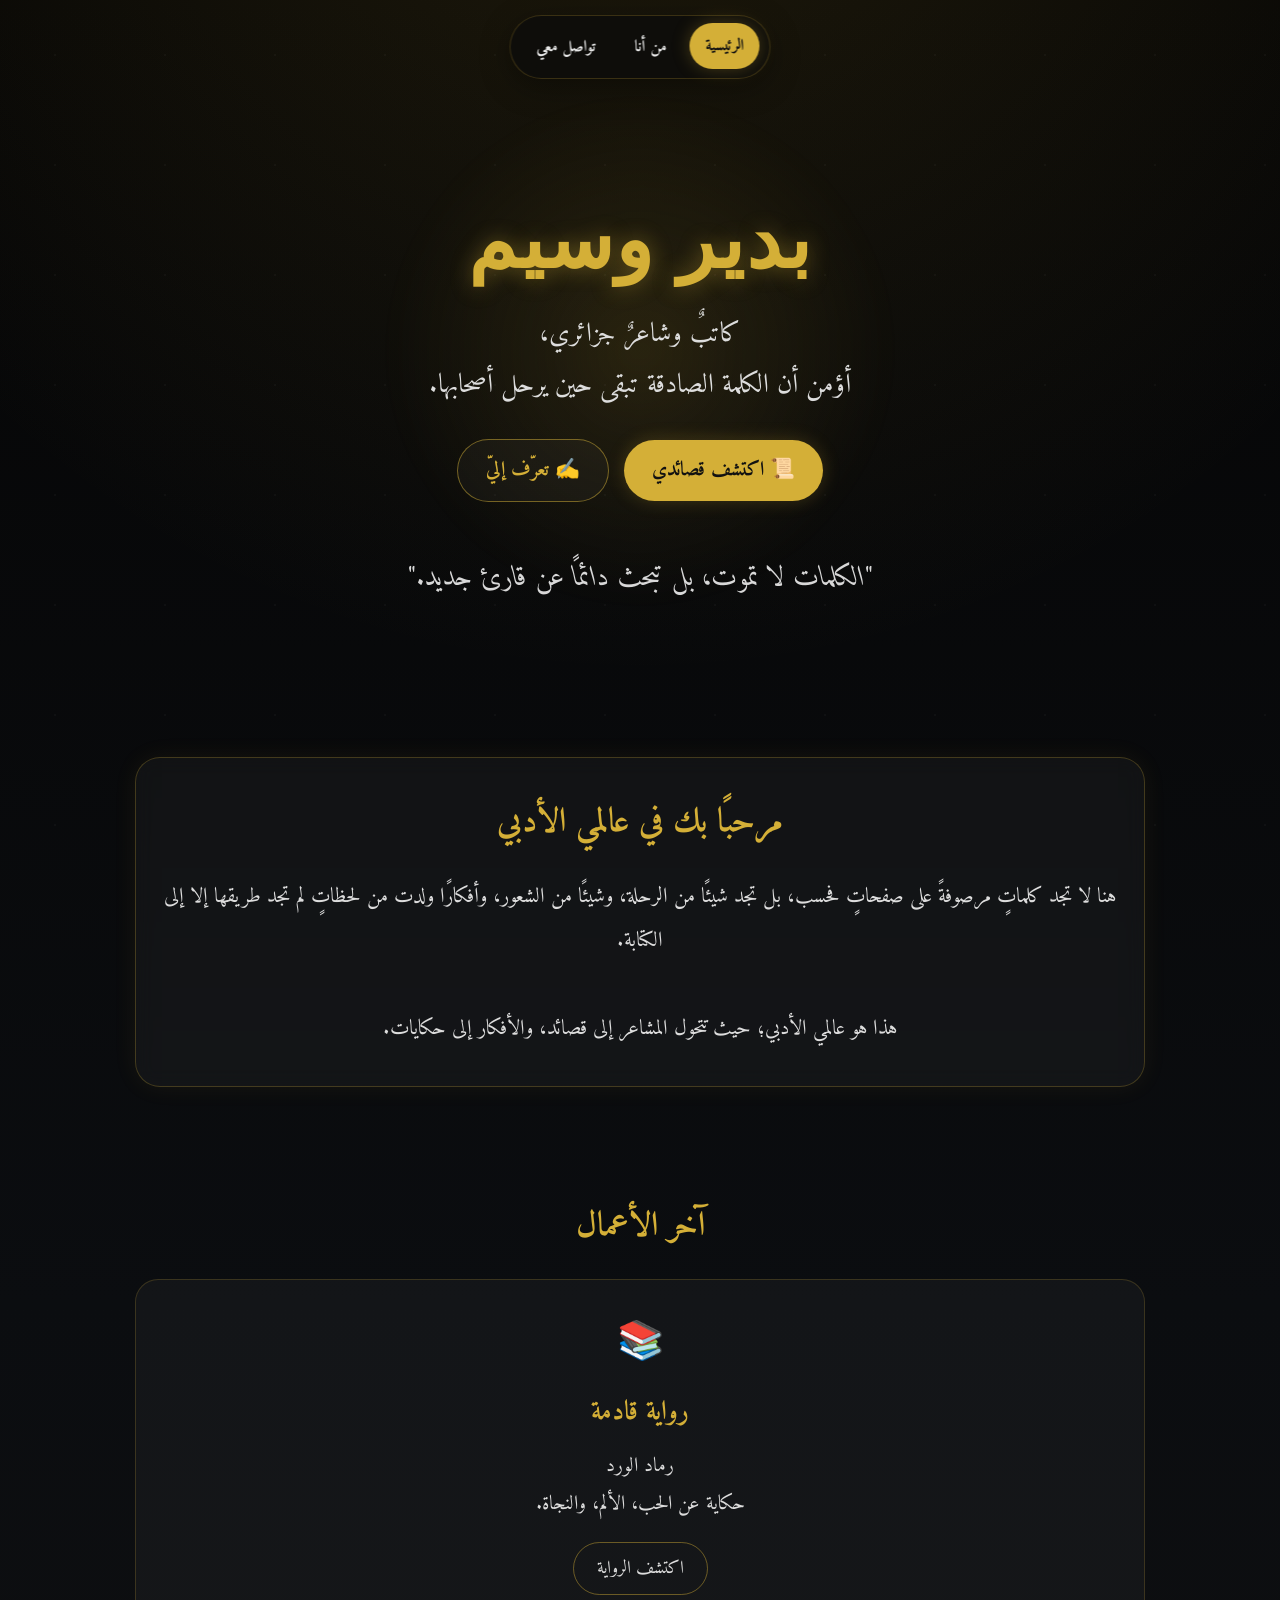
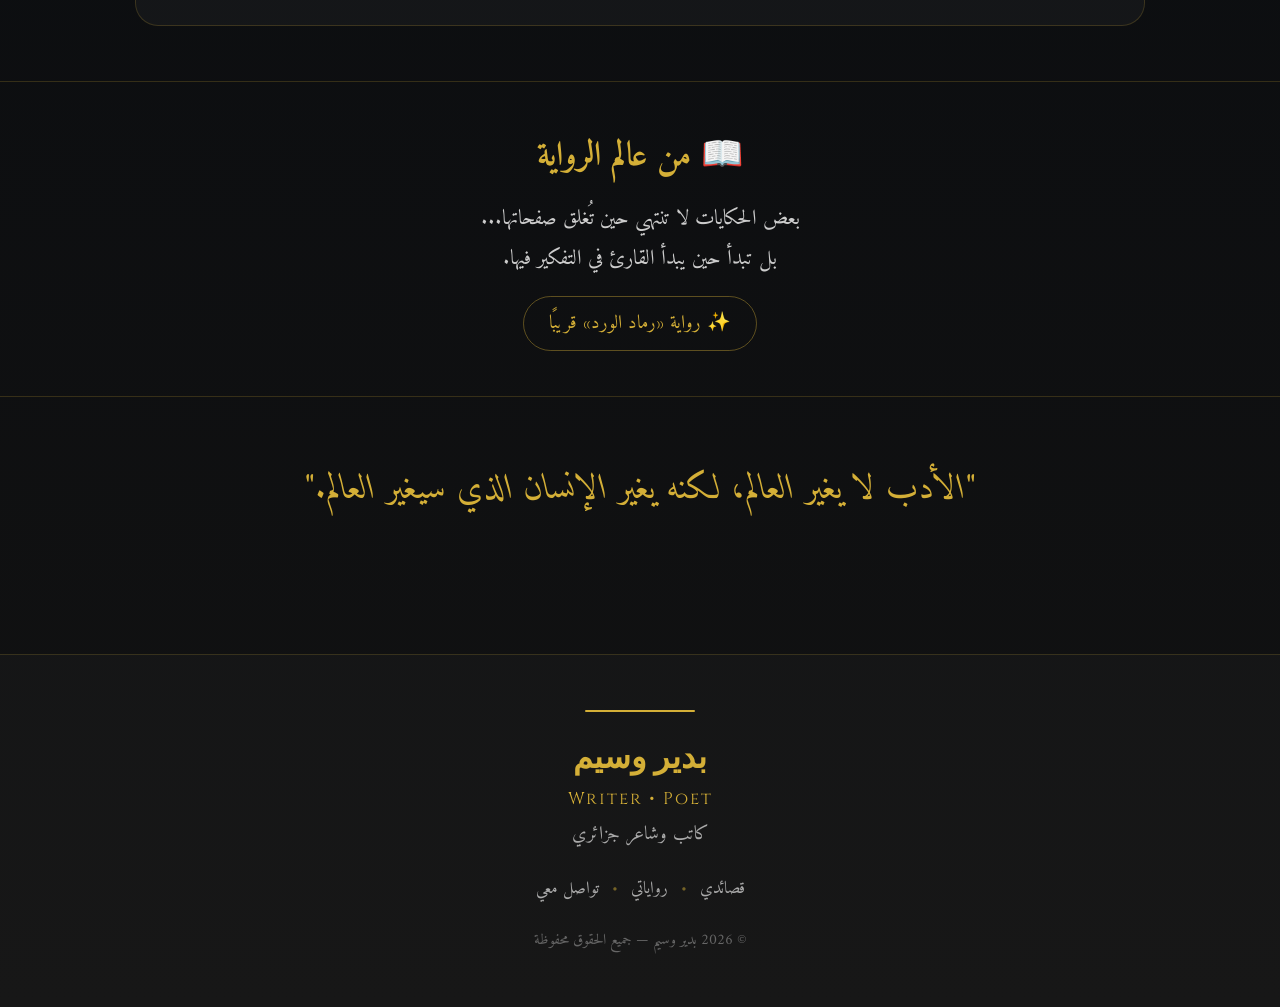
<file: index.html>
<!DOCTYPE html>
<html lang="ar" dir="rtl">

<head>
    <link rel="icon" type="image/png" href="file_000000008f9c81f48ae7888c9a8393cb.png">
    <meta charset="UTF-8">

    <meta name="viewport" content="width=device-width, initial-scale=1.0">

    <title>بدير وسيم | الموقع الرسمي</title>
<link rel="manifest" href="manifest.json">
<meta name="theme-color" content="#d4af37">
    <meta name="description"
        content="الموقع الرسمي للكاتب والشاعر الجزائري بدير وسيم">

    <link
        href="https://fonts.googleapis.com/css2?family=Amiri:wght@400;700&family=Cinzel:wght@400;600;700&display=swap"
        rel="stylesheet">

    <link rel="stylesheet" href="style.css">

    <style>

        /* ========================================
           الواجهة الرئيسية
        ======================================== */

        .home-hero {
            min-height: 78vh;
            display: flex;
            flex-direction: column;
            justify-content: center;
            align-items: center;
            text-align: center;

            padding: 150px 20px 80px;

            box-sizing: border-box;
        }


        .home-hero h1 {
            font-family: 'Cinzel', serif;

            font-size: clamp(45px, 8vw, 78px);

            color: #d4af37;

            letter-spacing: 2px;

            margin: 0 0 15px;

            text-shadow:
                0 0 22px rgba(212, 175, 55, 0.4);
        }


        .home-hero .subtitle {
            font-size: clamp(20px, 3vw, 27px);

            line-height: 1.9;

            color: #ddd;

            max-width: 750px;

            margin: 0 auto;
        }


        /* ========================================
           أزرار الواجهة
        ======================================== */

        .hero-buttons {
            display: flex;

            justify-content: center;

            align-items: center;

            flex-wrap: wrap;

            gap: 15px;

            margin: 28px 0;
        }


        .hero-btn {
            display: inline-block;

            padding: 13px 28px;

            border-radius: 50px;

            text-decoration: none;

            font-size: 20px;

            font-weight: bold;

            transition: 0.3s ease;

            box-sizing: border-box;
        }


        .hero-btn.primary {
            background: #d4af37;

            color: #111;

            box-shadow:
                0 0 18px rgba(212, 175, 55, 0.22);
        }


        .hero-btn.secondary {
            border: 1px solid rgba(212, 175, 55, 0.5);

            color: #d4af37;

            background: rgba(255, 255, 255, 0.03);
        }


        .hero-btn:hover {
            transform: translateY(-4px);

            box-shadow:
                0 0 25px rgba(212, 175, 55, 0.4);
        }


        .hero-quote {
            margin: 18px 0 0;

            font-size: clamp(19px, 3vw, 26px);

            font-style: italic;

            color: #aaa;
        }


        /* ========================================
           الأقسام العامة
        ======================================== */

        .home-section {
            max-width: 1050px;

            margin: 0 auto;

            padding: 55px 20px;

            box-sizing: border-box;
        }


        .section-title {
            text-align: center;

            font-size: 34px;

            color: #d4af37;

            margin: 0 0 22px;
        }


        /* ========================================
           النبذة
        ======================================== */

        .intro-card {
            text-align: center;

            padding: 35px 28px;

            background: rgba(255, 255, 255, 0.04);

            border: 1px solid rgba(212, 175, 55, 0.25);

            border-radius: 25px;

            backdrop-filter: blur(10px);

            -webkit-backdrop-filter: blur(10px);

            box-shadow:
                0 0 25px rgba(212, 175, 55, 0.07);

            box-sizing: border-box;
        }


        .intro-card p {
            font-size: 21px;

            line-height: 2.1;

            color: #ddd;

            margin: 0;
        }


        /* ========================================
           آخر الأعمال
        ======================================== */

        .work-grid {
            display: grid;

            grid-template-columns: repeat(2, minmax(0, 1fr));

            gap: 22px;
        }


        .work-card {
            padding: 30px 23px;

            text-align: center;

            background: rgba(255, 255, 255, 0.035);

            border: 1px solid rgba(212, 175, 55, 0.2);

            border-radius: 23px;

            transition: 0.3s ease;

            box-sizing: border-box;
        }


        .work-card:hover {
            transform: translateY(-6px);

            box-shadow:
                0 0 25px rgba(212, 175, 55, 0.18);
        }


        .work-icon {
            font-size: 38px;

            margin-bottom: 12px;
        }


        .work-card h3 {
            font-size: 27px;

            color: #d4af37;

            margin: 0 0 12px;
        }


        .work-card p {
            font-size: 20px;

            line-height: 1.9;

            color: #ddd;

            margin: 0 0 18px;
        }


        .work-card a {
            display: inline-block;

            padding: 10px 23px;

            border: 1px solid rgba(212, 175, 55, 0.45);

            border-radius: 40px;

            color: #ddd;

            text-decoration: none;

            font-size: 18px;

            transition: 0.3s ease;
        }


        .work-card a:hover {
            background: #d4af37;

            color: #111;
        }


        /* ========================================
           قسم الرواية
        ======================================== */

        .novel-preview {
            text-align: center;

            padding: 45px 25px;

            border-top: 1px solid rgba(212, 175, 55, 0.2);

            border-bottom: 1px solid rgba(212, 175, 55, 0.2);

            box-sizing: border-box;
        }


        .novel-preview h2 {
            font-size: 34px;

            color: #d4af37;

            margin: 0 0 12px;
        }


        .novel-preview p {
            font-size: 21px;

            line-height: 1.9;

            color: #ccc;

            margin: 0;
        }


        .coming-soon {
            display: inline-block;

            margin-top: 17px;

            padding: 10px 25px;

            border: 1px solid rgba(212, 175, 55, 0.4);

            border-radius: 40px;

            color: #d4af37;

            font-size: 19px;
        }


        /* ========================================
           الاقتباس
        ======================================== */

        .home-quote {
            max-width: 850px;

            margin: 20px auto 55px;

            padding: 40px 20px;

            text-align: center;

            box-sizing: border-box;
        }


        .home-quote p {
            font-size: clamp(24px, 4vw, 35px);

            line-height: 1.9;

            color: #d4af37;

            font-style: italic;

            margin: 0;
        }


        /* ========================================
           الهاتف
        ======================================== */

        @media (max-width: 768px) {

            .home-hero {
                min-height: 58vh;

                padding: 55px 18px 35px;
            }


            .home-hero h1 {
                font-size: 46px;

                margin-bottom: 12px;
            }


            .home-hero .subtitle {
                font-size: 19px;

                line-height: 1.8;
            }


            .hero-buttons {
                gap: 12px;

                margin: 24px 0;
            }


            .hero-btn {
                font-size: 18px;

                padding: 12px 23px;
            }


            .hero-quote {
                font-size: 19px;

                margin-top: 12px;
            }


            .home-section {
                padding: 42px 16px;
            }


            .section-title {
                font-size: 29px;

                margin-bottom: 18px;
            }


            .intro-card {
                padding: 28px 18px;

                border-radius: 22px;
            }


            .intro-card p {
                font-size: 18px;

                line-height: 2;
            }


            .work-grid {
                grid-template-columns: 1fr;

                gap: 18px;
            }


            .work-card {
                padding: 27px 20px;
            }


            .work-card h3 {
                font-size: 25px;
            }


            .work-card p {
                font-size: 18px;
            }


            .work-icon {
                font-size: 35px;
            }


            .novel-preview {
                padding: 38px 18px;
            }


            .novel-preview h2 {
                font-size: 29px;
            }


            .novel-preview p {
                font-size: 18px;
            }


            .coming-soon {
                font-size: 18px;

                padding: 9px 20px;
            }


            .home-quote {
                margin: 10px auto 40px;

                padding: 30px 18px;
            }


            .home-quote p {
                font-size: 23px;
            }

        }


        /* ========================================
           شاشات صغيرة جدًا
        ======================================== */

        @media (max-width: 400px) {

            .home-hero {
                min-height: 55vh;

                padding: 50px 15px 30px;
            }


            .home-hero h1 {
                font-size: 40px;
            }


            .home-hero .subtitle {
                font-size: 18px;
            }


            .hero-buttons {
                width: 100%;
            }


            .hero-btn {
                width: 85%;

                font-size: 17px;
            }


            .section-title {
                font-size: 27px;
            }

        }


        /* ========================================
           تقليل الحركة
        ======================================== */

        @media (prefers-reduced-motion: reduce) {

            .home-hero,
            .hero-btn,
            .work-card {
                animation: none !important;

                transition: none !important;
            }

        }
/* إصلاح تداخل الواجهة مع شريط التنقل */

.home-hero {
    padding-top: 180px;
}

@media (max-width: 768px) {
    .home-hero {
        padding-top: 110px;
    }
}

@media (max-width: 400px) {
    .home-hero {
        padding-top: 95px;
    }
}
    </style>
</head>


<body>

    <!-- شاشة الانتقال الأدبية -->
<div id="pageTransition">
    <div class="transition-content">
        <div class="transition-line"></div>

        <p id="transitionQuote"></p>

        <span>— بدير وسيم —</span>
    </div>
</div>
   
 <div id="loader">
    <h1>بدير وسيم</h1>
    <p>Writer • Poet</p>
 </div>

    <!-- شريط التقدم -->

    <div id="progressBar"></div>


    <!-- زر العودة للأعلى -->

    <button id="topBtn">↑</button>


    <!-- القائمة -->

    <nav>

        <a class="active" href="index.html">
            الرئيسية
        </a>

        <a href="about.html">
            من أنا
        </a>

        <a href="contact.html">
            تواصل معي
        </a>

    </nav>


    <main>

        <!-- ========================================
             الواجهة الرئيسية
        ======================================== -->

        <header class="home-hero">

            <h1>
                بدير وسيم
            </h1>


            <p class="subtitle">

                كاتبٌ وشاعرٌ جزائري،

                <br>

                أؤمن أن الكلمة الصادقة تبقى حين يرحل أصحابها.

            </p>


            <div class="hero-buttons">

                <a href="poems.html" class="hero-btn primary">
                    📜 اكتشف قصائدي
                </a>


                <a href="about.html" class="hero-btn secondary">
                    ✍️ تعرّف إليّ
                </a>

            </div>


            <p class="hero-quote">
                "الكلمات لا تموت، بل تبحث دائمًا عن قارئ جديد."
            </p>

        </header>


        <!-- ========================================
             النبذة
        ======================================== -->

        <section class="home-section">

            <div class="intro-card">

                <h2 class="section-title">
                    مرحبًا بك في عالمي الأدبي
                </h2>


                <p>

                    هنا لا تجد كلماتٍ مرصوفةً على صفحاتٍ فحسب،
                    بل تجد شيئًا من الرحلة، وشيئًا من الشعور،
                    وأفكارًا ولدت من لحظاتٍ لم تجد طريقها إلا إلى الكتابة.

                    <br><br>

                    هذا هو عالمي الأدبي؛ حيث تتحول المشاعر إلى قصائد،
                    والأفكار إلى حكايات.

                </p>

            </div>

        </section>


        <!-- ========================================
             آخر الأعمال
        ======================================== -->

        <section class="home-section">

            <h2 class="section-title">
                آخر الأعمال
            </h2>


            
                <!-- الرواية -->

                <div class="work-card">

                    <div class="work-icon">
                        📚
                    </div>


                    <h3>
                        رواية قادمة
                    </h3>


                    <p>

                        رماد الورد

                        <br>

                        حكاية عن الحب، الألم، والنجاة.

                    </p>


                    <a href="novels.html">
                        اكتشف الرواية
                    </a>

                </div>

            </div>

        </section>


        <!-- ========================================
             قسم الرواية
        ======================================== -->

        <section class="novel-preview">

            <h2>
                📖 من عالم الرواية
            </h2>


            <p>

                بعض الحكايات لا تنتهي حين تُغلق صفحاتها...

                <br>

                بل تبدأ حين يبدأ القارئ في التفكير فيها.

            </p>


            <span class="coming-soon">
                ✨ رواية «رماد الورد» قريبًا
            </span>

        </section>


        <!-- ========================================
             الاقتباس
        ======================================== -->

        <section class="home-quote">

            <p>
                "الأدب لا يغير العالم، لكنه يغير الإنسان الذي سيغير العالم."
            </p>

        </section>

    </main>


    <!-- ========================================
         Footer
    ======================================== -->

    <footer>

        <div class="footer-line"></div>


        <h3>
            بدير وسيم
        </h3>


        <p class="footer-role">
            Writer • Poet
        </p>


        <p>
            كاتب وشاعر جزائري
        </p>


        <div class="footer-links">

            <a href="poems.html">
                قصائدي
            </a>


            <span>•</span>


            <a href="novels.html">
                رواياتي
            </a>


            <span>•</span>


            <a href="contact.html">
                تواصل معي
            </a>

        </div>


        <p class="copyright">
            © 2026 بدير وسيم — جميع الحقوق محفوظة
        </p>

    </footer>


    <script src="script.js"></script>

    <script>
if ('serviceWorker' in navigator) {
  window.addEventListener('load', () => {
    navigator.serviceWorker.register('./pwabuilder-sw.js')
      .then(() => console.log('Service Worker registered'))
      .catch(error => console.error('Service Worker registration failed:', error));
  });
}
    </script>
</body>

</html>
</file>
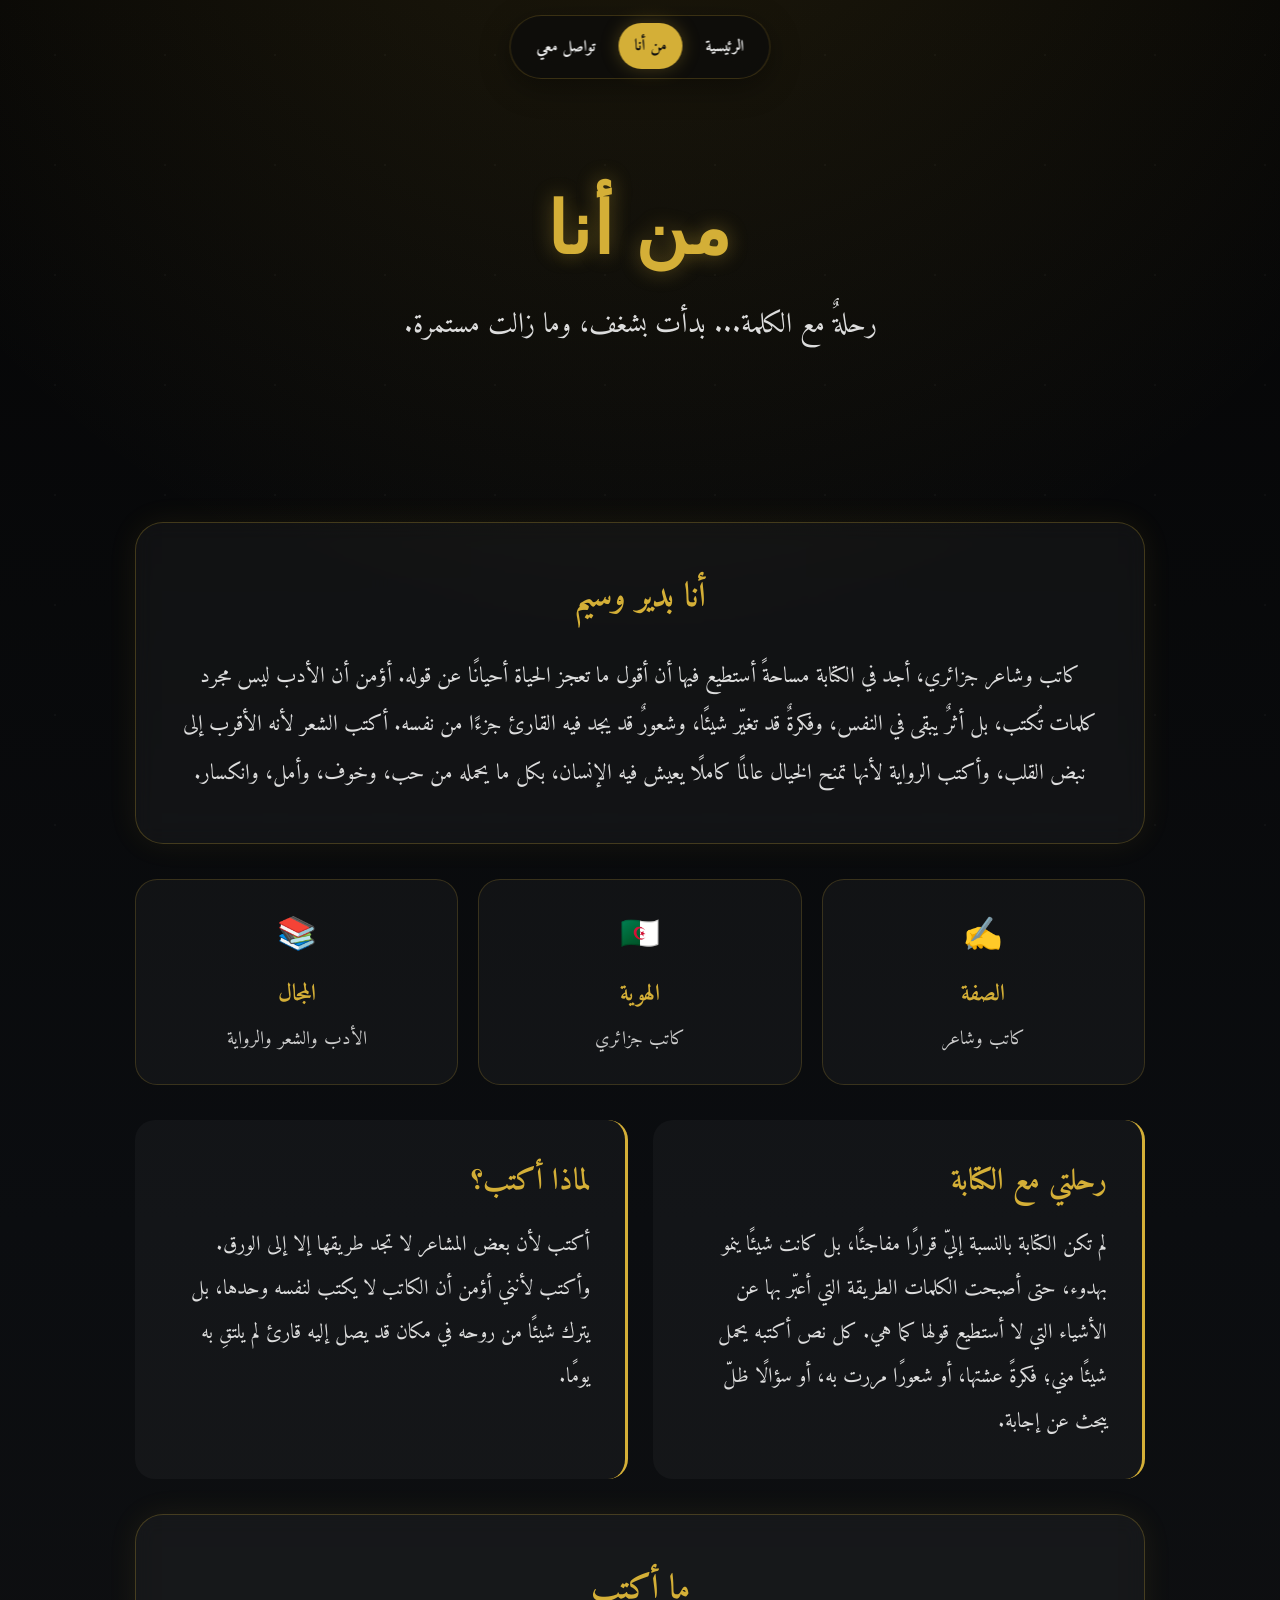
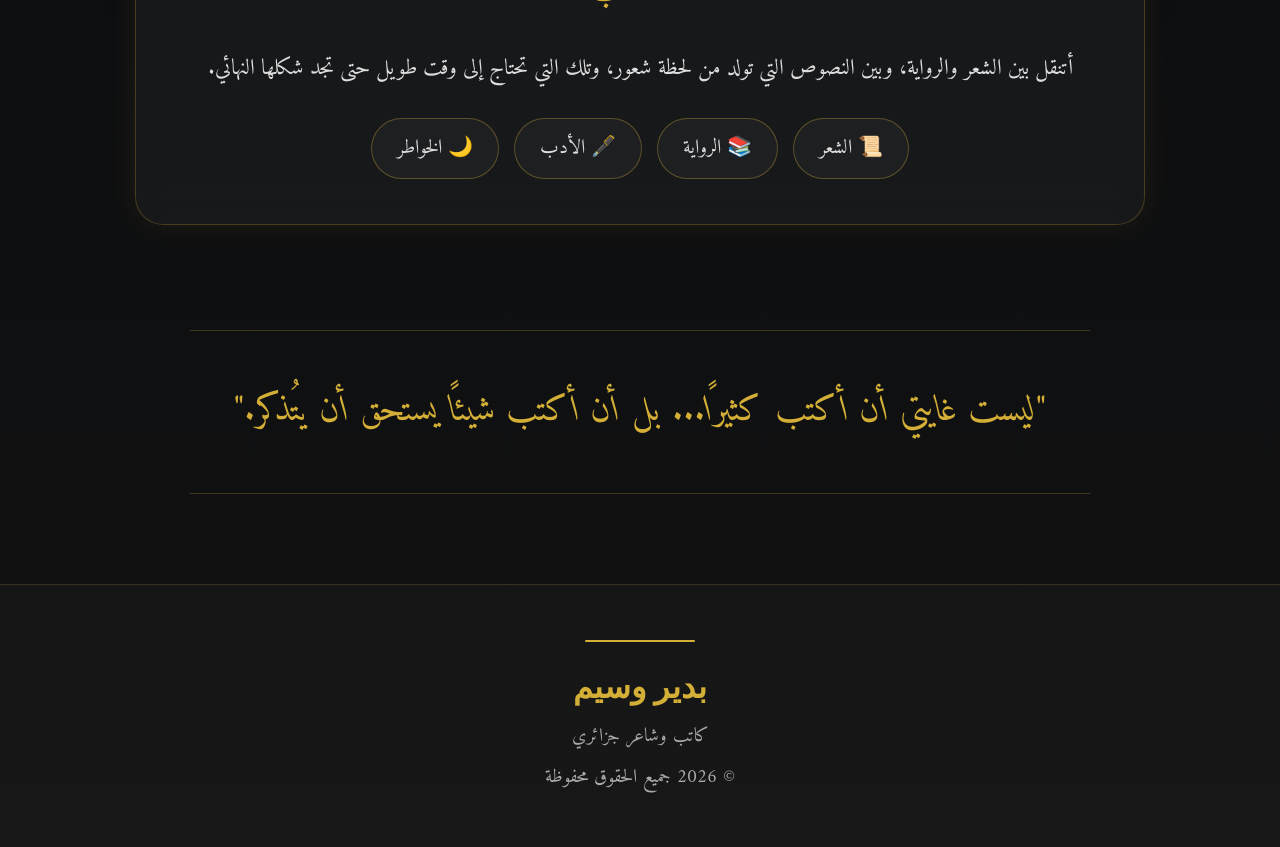
<file: about.html>
<!DOCTYPE html><html lang="ar" dir="rtl"><head><meta charset="UTF-8">
<meta name="viewport" content="width=device-width, initial-scale=1.0"><title>من أنا | بدير وسيم</title><link href="https://fonts.googleapis.com/css2?family=Amiri:wght@400;700&family=Cinzel:wght@400;600;700&display=swap" rel="stylesheet"><link rel="stylesheet" href="style.css"><style>

.about-hero{

min-height:58vh;

display:flex;

flex-direction:column;

justify-content:center;

align-items:center;

text-align:center;

padding:80px 20px 60px;

}

.about-hero h1{

font-family:'Cinzel',serif;

font-size:clamp(42px,7vw,72px);

color:#d4af37;

margin-bottom:20px;

text-shadow:0 0 20px rgba(212,175,55,.4);

}

.about-hero p{

font-size:clamp(20px,3vw,28px);

color:#ddd;

line-height:2;

}

.about-container{

max-width:1050px;

margin:auto;

padding:0 20px 70px;

}

.about-card{

background:rgba(255,255,255,.04);

border:1px solid rgba(212,175,55,.25);

border-radius:28px;

padding:45px;

backdrop-filter:blur(10px);

box-shadow:0 0 30px rgba(212,175,55,.08);

margin-bottom:35px;

}

.about-card h2{

font-size:34px;

color:#d4af37;

text-align:center;

margin-bottom:25px;

}

.about-card p{

font-size:22px;

line-height:2.2;

color:#ddd;

text-align:center;

}

.identity{

display:grid;

grid-template-columns:repeat(3,1fr);

gap:20px;

margin-bottom:35px;

}

.identity-card{

text-align:center;

padding:28px 20px;

background:rgba(255,255,255,.035);

border:1px solid rgba(212,175,55,.2);

border-radius:22px;

transition:.35s;

}

.identity-card:hover{

transform:translateY(-7px);

box-shadow:0 0 25px rgba(212,175,55,.2);

}

.identity-card .icon{

font-size:32px;

margin-bottom:10px;

}

.identity-card h3{

font-size:23px;

color:#d4af37;

margin-bottom:8px;

}

.identity-card p{

font-size:19px;

color:#ccc;

}

.journey{

display:grid;

grid-template-columns:1fr 1fr;

gap:25px;

margin-bottom:35px;

}

.journey-card{

padding:35px;

background:rgba(255,255,255,.035);

border-right:3px solid #d4af37;

border-radius:20px;

}

.journey-card h2{

font-size:30px;

color:#d4af37;

margin-bottom:15px;

}

.journey-card p{

font-size:21px;

line-height:2.1;

color:#ddd;

}

.writing-fields{

display:flex;

justify-content:center;

flex-wrap:wrap;

gap:15px;

margin-top:25px;

}

.writing-fields span{

padding:12px 25px;

border:1px solid rgba(212,175,55,.35);

border-radius:40px;

color:#ddd;

font-size:20px;

background:rgba(255,255,255,.03);

transition:.3s;

}

.writing-fields span:hover{

background:#d4af37;

color:#111;

transform:translateY(-3px);

}

.about-quote{

max-width:900px;

margin:0 auto 70px;

padding:45px 30px;

text-align:center;

border-top:1px solid rgba(212,175,55,.25);

border-bottom:1px solid rgba(212,175,55,.25);

}

.about-quote p{

font-size:clamp(24px,4vw,36px);

line-height:2;

color:#d4af37;

font-style:italic;

}

@media(max-width:768px){

.about-hero{

min-height:48vh;

padding-top:70px;

}

.about-card{

padding:28px 20px;

}

.about-card h2{

font-size:29px;

}

.about-card p{

font-size:19px;

line-height:2;

}

.identity{

grid-template-columns:1fr;

}

.journey{

grid-template-columns:1fr;

}

.journey-card{

padding:25px 20px;

}

.journey-card h2{

font-size:27px;

}

.journey-card p{

font-size:19px;

}

.writing-fields span{

font-size:18px;

}

}

</style></head><body><div id="loader"><h1>بدير وسيم</h1><p>Writer • Poet</p></div><div id="progressBar"></div><button id="topBtn">↑</button>

<nav><a href="index.html">الرئيسية</a>

<a class="active" href="about.html">من أنا</a>

<a href="contact.html">تواصل معي</a>

</nav><header class="about-hero"><h1>من أنا</h1><p>
رحلةٌ مع الكلمة... بدأت بشغف، وما زالت مستمرة.
</p></header><main class="about-container"><section class="about-card"><h2>أنا بدير وسيم</h2><p>كاتب وشاعر جزائري، أجد في الكتابة مساحةً أستطيع فيها أن أقول ما تعجز الحياة أحيانًا عن قوله.

أؤمن أن الأدب ليس مجرد كلمات تُكتب، بل أثرٌ يبقى في النفس، وفكرةٌ قد تغيّر شيئًا، وشعورٌ قد يجد فيه القارئ جزءًا من نفسه.

أكتب الشعر لأنه الأقرب إلى نبض القلب، وأكتب الرواية لأنها تمنح الخيال عالمًا كاملًا يعيش فيه الإنسان، بكل ما يحمله من حب، وخوف، وأمل، وانكسار.

</p></section><section class="identity"><div class="identity-card"><div class="icon">✍️</div><h3>الصفة</h3><p>كاتب وشاعر</p></div><div class="identity-card"><div class="icon">🇩🇿</div><h3>الهوية</h3><p>كاتب جزائري</p></div><div class="identity-card"><div class="icon">📚</div><h3>المجال</h3><p>الأدب والشعر والرواية</p></div></section><section class="journey"><div class="journey-card"><h2>رحلتي مع الكتابة</h2><p>لم تكن الكتابة بالنسبة إليّ قرارًا مفاجئًا، بل كانت شيئًا ينمو بهدوء، حتى أصبحت الكلمات الطريقة التي أعبّر بها عن الأشياء التي لا أستطيع قولها كما هي.

كل نص أكتبه يحمل شيئًا مني؛ فكرةً عشتها، أو شعورًا مررت به، أو سؤالًا ظلّ يبحث عن إجابة.

</p></div><div class="journey-card"><h2>لماذا أكتب؟</h2><p>أكتب لأن بعض المشاعر لا تجد طريقها إلا إلى الورق.

وأكتب لأنني أؤمن أن الكاتب لا يكتب لنفسه وحدها، بل يترك شيئًا من روحه في مكان قد يصل إليه قارئ لم يلتقِ به يومًا.

</p></div></section><section class="about-card"><h2>ما أكتب</h2><p>أتنقل بين الشعر والرواية، وبين النصوص التي تولد من لحظة شعور، وتلك التي تحتاج إلى وقت طويل حتى تجد شكلها النهائي.

</p><div class="writing-fields"><span>📜 الشعر</span>

<span>📚 الرواية</span>

<span>🖋️ الأدب</span>

<span>🌙 الخواطر</span>

</div></section></main><section class="about-quote"><p>"ليست غايتي أن أكتب كثيرًا... بل أن أكتب شيئًا يستحق أن يُتذكر."

</p></section><footer><div class="footer-line"></div><h3>بدير وسيم</h3><p>كاتب وشاعر جزائري</p><p>© 2026 جميع الحقوق محفوظة</p></footer><script src="script.js"></script></body></html>
</file>
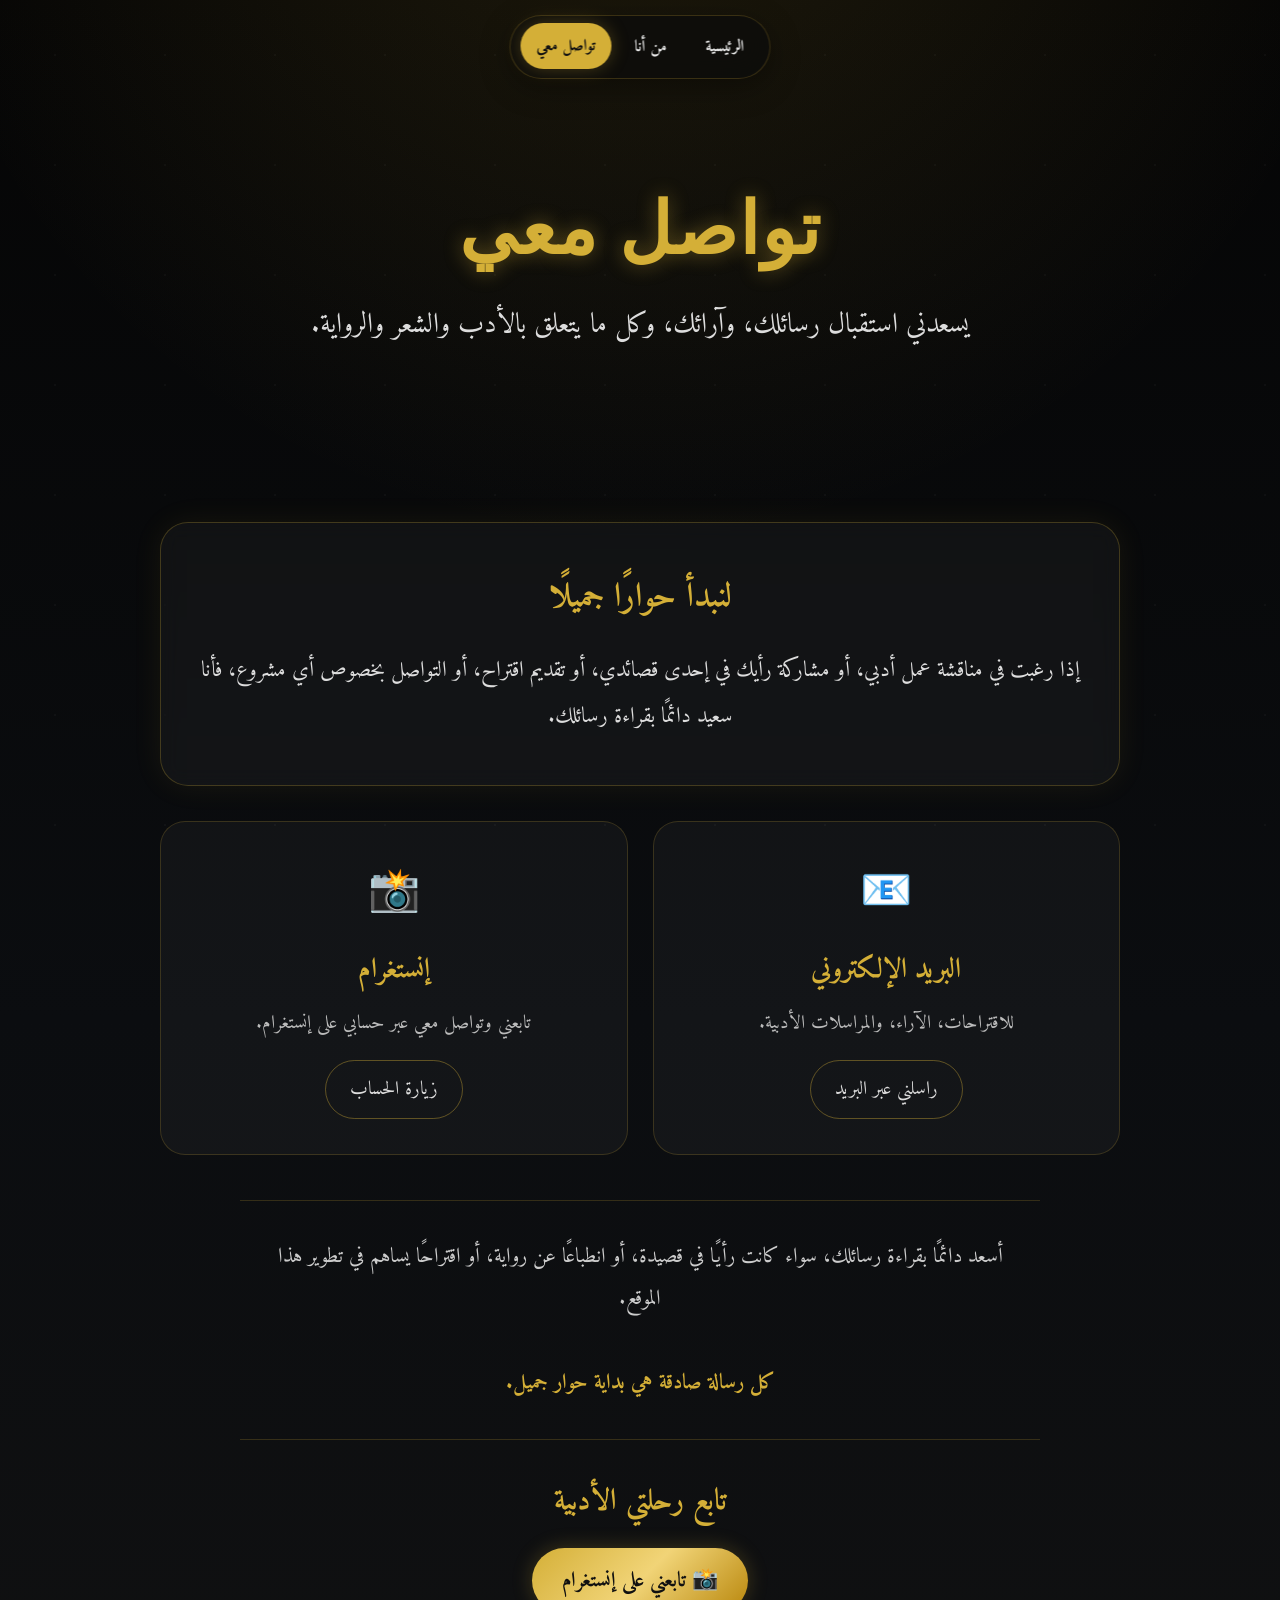
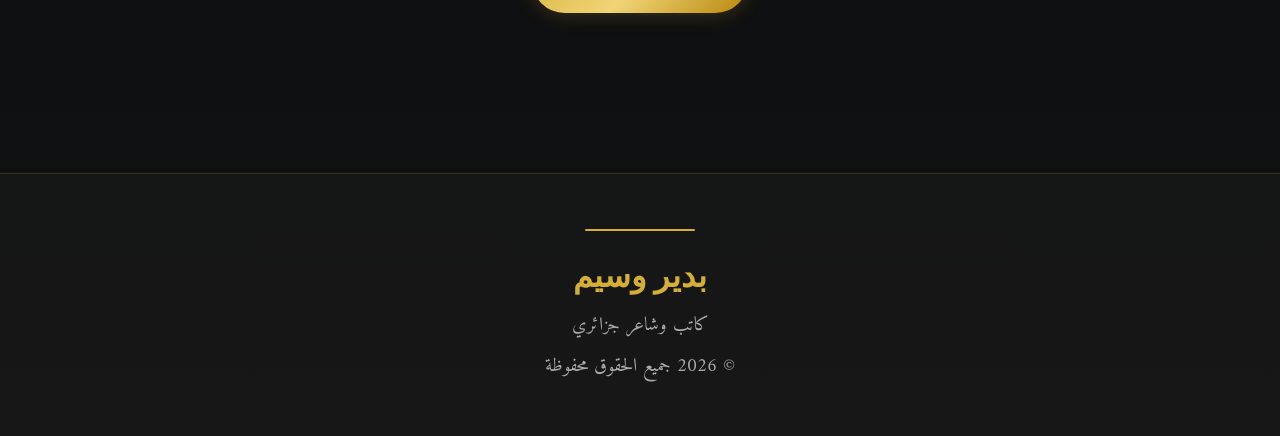
<file: contact.html>
<!DOCTYPE html><html lang="ar" dir="rtl"><head><meta charset="UTF-8">
<meta name="viewport" content="width=device-width, initial-scale=1.0"><title>تواصل معي | بدير وسيم</title><link href="https://fonts.googleapis.com/css2?family=Amiri:wght@400;700&family=Cinzel:wght@400;600;700&display=swap" rel="stylesheet"><link rel="stylesheet" href="style.css"><style>

.contact-hero{

min-height:58vh;

display:flex;

flex-direction:column;

justify-content:center;

align-items:center;

text-align:center;

padding:80px 20px 60px;

}

.contact-hero h1{

font-family:'Cinzel',serif;

font-size:clamp(42px,7vw,72px);

color:#d4af37;

margin-bottom:20px;

text-shadow:0 0 20px rgba(212,175,55,.4);

}

.contact-hero p{

font-size:clamp(20px,3vw,28px);

color:#ddd;

line-height:2;

max-width:800px;

}

.contact-container{

max-width:1000px;

margin:auto;

padding:0 20px 70px;

}

.contact-intro{

text-align:center;

padding:45px 30px;

background:rgba(255,255,255,.04);

border:1px solid rgba(212,175,55,.25);

border-radius:28px;

backdrop-filter:blur(10px);

box-shadow:0 0 30px rgba(212,175,55,.08);

margin-bottom:35px;

}

.contact-intro h2{

font-size:34px;

color:#d4af37;

margin-bottom:20px;

}

.contact-intro p{

font-size:22px;

line-height:2.1;

color:#ddd;

}

.contact-methods{

display:grid;

grid-template-columns:1fr 1fr;

gap:25px;

margin-bottom:35px;

}

.contact-card{

text-align:center;

padding:35px 25px;

background:rgba(255,255,255,.035);

border:1px solid rgba(212,175,55,.2);

border-radius:25px;

transition:.35s;

}

.contact-card:hover{

transform:translateY(-8px);

box-shadow:0 0 30px rgba(212,175,55,.2);

}

.contact-icon{

font-size:42px;

margin-bottom:15px;

}

.contact-card h3{

font-size:28px;

color:#d4af37;

margin-bottom:12px;

}

.contact-card p{

font-size:19px;

color:#bbb;

margin-bottom:20px;

}

.contact-link{

display:inline-block;

padding:12px 24px;

border:1px solid rgba(212,175,55,.4);

border-radius:40px;

color:#ddd;

text-decoration:none;

font-size:19px;

transition:.3s;

}

.contact-link:hover{

background:#d4af37;

color:#111;

transform:translateY(-3px);

}

.contact-note{

text-align:center;

padding:35px 25px;

border-top:1px solid rgba(212,175,55,.2);

border-bottom:1px solid rgba(212,175,55,.2);

margin-bottom:35px;

}

.contact-note p{

font-size:21px;

line-height:2;

color:#ccc;

}

.contact-note span{

color:#d4af37;

}

.contact-social{

text-align:center;

}

.contact-social h2{

font-size:30px;

color:#d4af37;

margin-bottom:20px;

}

.instagram-btn{

display:inline-flex;

align-items:center;

gap:10px;

padding:14px 30px;

border-radius:50px;

text-decoration:none;

font-size:21px;

font-weight:bold;

color:#111;

background:linear-gradient(135deg,#d4af37,#f1d477,#b8860b);

box-shadow:0 0 20px rgba(212,175,55,.25);

transition:.35s;

}

.instagram-btn:hover{

transform:translateY(-5px) scale(1.03);

box-shadow:0 0 30px rgba(212,175,55,.6);

}

@media(max-width:768px){

.contact-hero{

min-height:48vh;

}

.contact-intro{

padding:30px 20px;

}

.contact-intro h2{

font-size:29px;

}

.contact-intro p{

font-size:19px;

}

.contact-methods{

grid-template-columns:1fr;

}

.contact-card h3{

font-size:25px;

}

.contact-card p{

font-size:18px;

}

.contact-note p{

font-size:19px;

}

.instagram-btn{

font-size:19px;

padding:13px 25px;

}

}

</style></head><body><div id="loader"><h1>بدير وسيم</h1><p>Writer • Poet</p></div><div id="progressBar"></div><button id="topBtn">↑</button>

<nav><a href="index.html">الرئيسية</a>

<a href="about.html">من أنا</a>

<a class="active" href="contact.html">تواصل معي</a>

</nav><header class="contact-hero"><h1>تواصل معي</h1><p>
يسعدني استقبال رسائلك، وآرائك، وكل ما يتعلق بالأدب والشعر والرواية.
</p></header><main class="contact-container"><section class="contact-intro"><h2>لنبدأ حوارًا جميلًا</h2><p>إذا رغبت في مناقشة عمل أدبي، أو مشاركة رأيك في إحدى قصائدي، أو تقديم اقتراح، أو التواصل بخصوص أي مشروع، فأنا سعيد دائمًا بقراءة رسائلك.

</p></section><section class="contact-methods"><div class="contact-card"><div class="contact-icon">📧</div><h3>البريد الإلكتروني</h3><p>للاقتراحات، الآراء، والمراسلات الأدبية.

</p><a class="contact-link" href="mailto:wassimbedir60@gmail.com">راسلني عبر البريد

</a></div><div class="contact-card"><div class="contact-icon">📸</div><h3>إنستغرام</h3><p>تابعني وتواصل معي عبر حسابي على إنستغرام.

</p><a class="contact-link" href="https://www.instagram.com/jaaan_sou?igsh=aDVyYmUzb29hYmk3" target="_blank">زيارة الحساب

</a></div></section><section class="contact-note"><p>أسعد دائمًا بقراءة رسائلك، سواء كانت رأيًا في قصيدة، أو انطباعًا عن رواية، أو اقتراحًا يساهم في تطوير هذا الموقع.

<br><br>

<span>كل رسالة صادقة هي بداية حوار جميل.</span>

</p></section><section class="contact-social"><h2>تابع رحلتي الأدبية</h2><a class="instagram-btn" href="https://www.instagram.com/jaaan_sou?igsh=aDVyYmUzb29hYmk3" target="_blank">📸 تابعني على إنستغرام

</a></section></main><footer><div class="footer-line"></div><h3>بدير وسيم</h3><p>كاتب وشاعر جزائري</p><p>© 2026 جميع الحقوق محفوظة</p></footer><script src="script.js"></script></body></html>
</file>
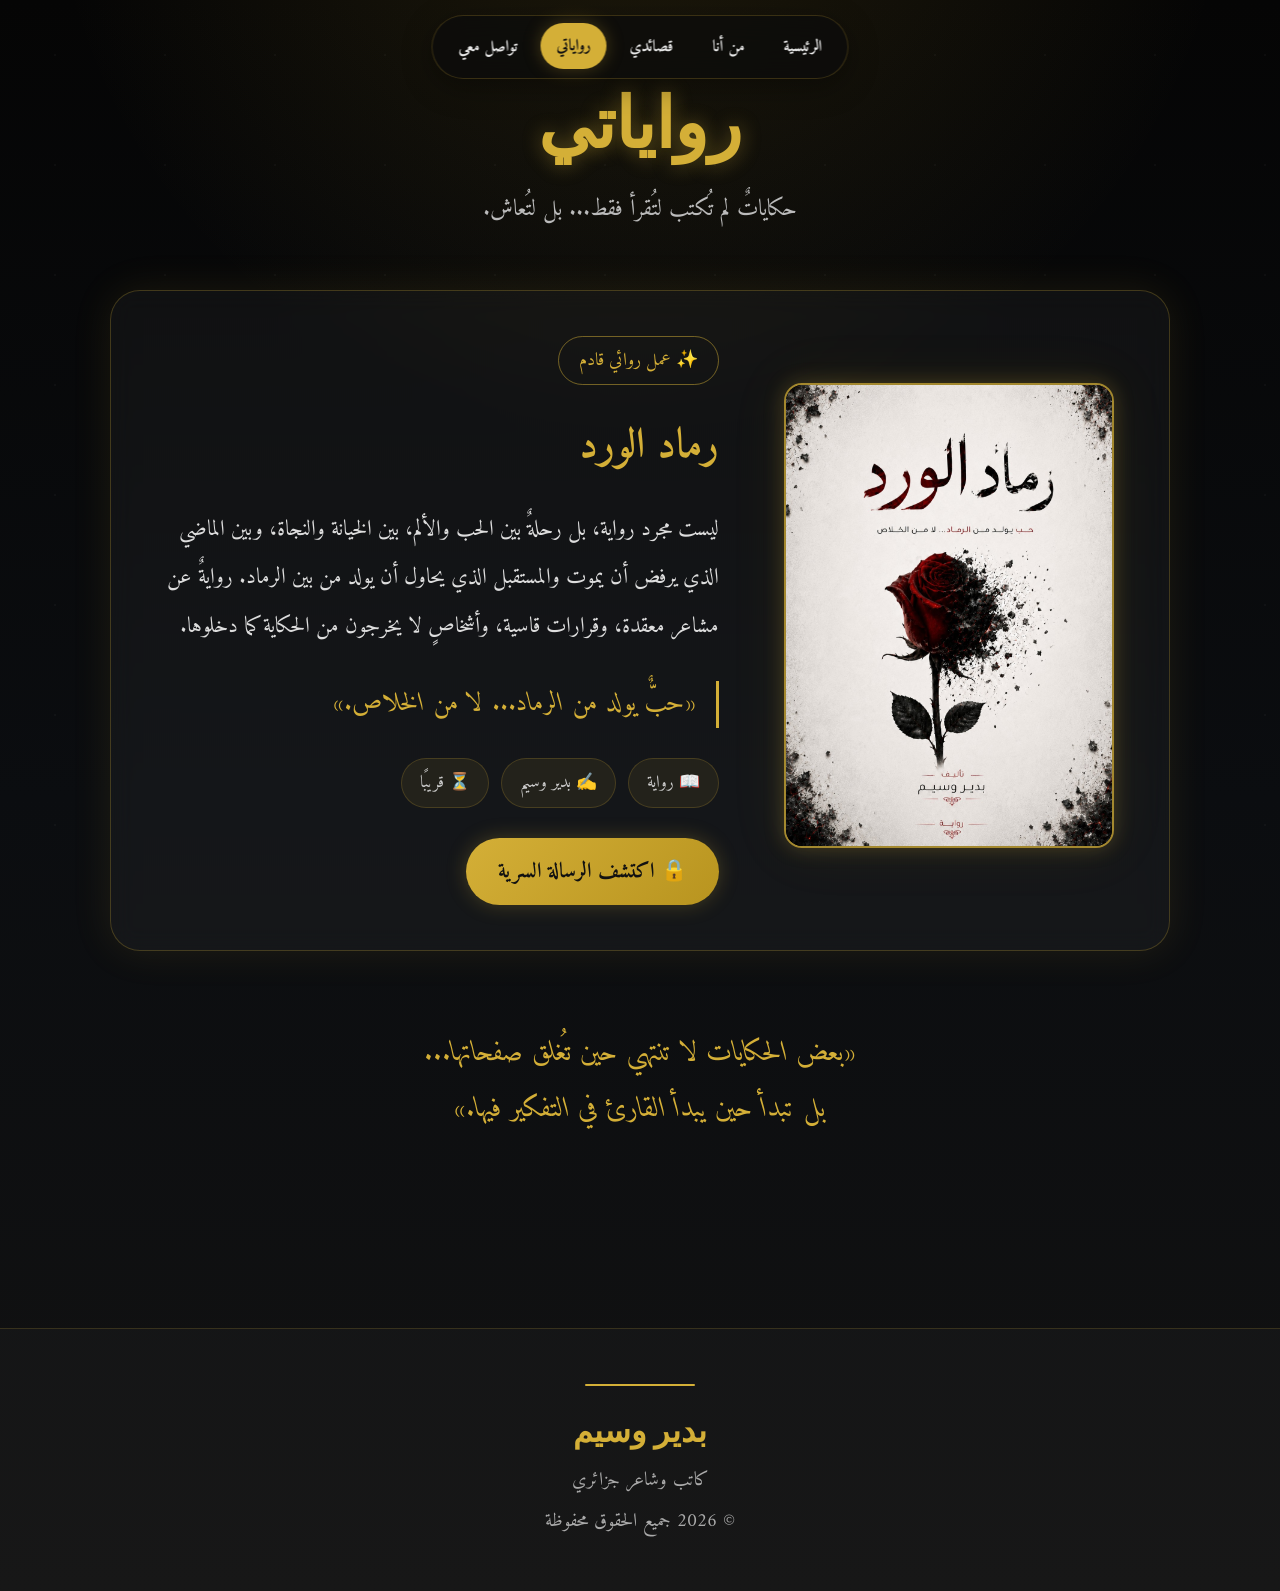
<file: novels.html>
<!DOCTYPE html><html lang="ar" dir="rtl"><head><meta charset="UTF-8">
<meta name="viewport" content="width=device-width, initial-scale=1.0"><title>رواياتي | بدير وسيم</title><link href="https://fonts.googleapis.com/css2?family=Amiri:wght@400;700&family=Cinzel:wght@400;600;700&display=swap" rel="stylesheet"><link rel="stylesheet" href="style.css"><style>

/* =========================
   صفحة الروايات
========================= */

.novels-page{

max-width:1100px;

margin:auto;

padding:80px 20px;

}

/* العنوان */

.novels-title{

text-align:center;

font-family:'Cinzel',serif;

font-size:clamp(45px,7vw,70px);

color:#d4af37;

margin-bottom:15px;

text-shadow:0 0 20px rgba(212,175,55,.4);

}
.novels-intro{

text-align:center;

font-size:23px;

color:#bbb;

margin-bottom:60px;

}

/* بطاقة الرواية */

.novel-card{

display:grid;

grid-template-columns:350px 1fr;

gap:55px;

align-items:center;

padding:45px;

background:rgba(255,255,255,.04);

border:1px solid rgba(212,175,55,.25);

border-radius:30px;

backdrop-filter:blur(12px);

box-shadow:0 0 40px rgba(212,175,55,.1);

}

/* الغلاف */

.cover-wrapper{

text-align:center;

}

.cover{

width:100%;

max-width:330px;

border-radius:18px;

border:2px solid rgba(212,175,55,.75);

box-shadow:

0 0 20px rgba(212,175,55,.25),

0 0 60px rgba(212,175,55,.08);

transition:.5s;

}

.cover:hover{

transform:scale(1.04) rotate(-1deg);

box-shadow:

0 0 30px rgba(212,175,55,.5),

0 0 80px rgba(212,175,55,.15);

}

/* محتوى الرواية */

.novel-content h2{

font-size:42px;

color:#d4af37;

margin-bottom:22px;

}

.novel-content p{

font-size:22px;

line-height:2.2;

color:#ddd;

}

.novel-description{

margin-bottom:25px;

}

/* الحالة */

.status{

display:inline-block;

padding:8px 20px;

border:1px solid rgba(212,175,55,.5);

border-radius:30px;

color:#d4af37;

font-size:18px;

margin-bottom:25px;

}

/* الاقتباس */

.novel-quote{

margin:30px 0;

padding-right:20px;

border-right:3px solid #d4af37;

font-size:26px;

color:#d4af37;

font-style:italic;

line-height:1.8;

}

/* معلومات الرواية */

.book-info{

display:flex;

flex-wrap:wrap;

gap:12px;

margin-top:25px;

}

.info-item{

padding:9px 18px;

border-radius:30px;

background:rgba(212,175,55,.08);

border:1px solid rgba(212,175,55,.2);

color:#ccc;

font-size:17px;

}

/* زر الكشف */

.secretBtn{

margin-top:30px;

padding:15px 32px;

background:linear-gradient(135deg,#d4af37,#b8941f);

color:#111;

border:none;

border-radius:50px;

font-family:'Amiri',serif;

font-size:21px;

font-weight:bold;

cursor:pointer;

transition:.35s;

box-shadow:0 0 20px rgba(212,175,55,.25);

}

.secretBtn:hover{

transform:translateY(-5px);

box-shadow:0 0 35px rgba(212,175,55,.55);

}

/* الرسالة السرية */

#message{

display:none;

margin-top:30px;

padding:25px;

background:rgba(212,175,55,.06);

border:1px solid rgba(212,175,55,.2);

border-radius:18px;

font-size:21px;

line-height:2;

color:#eee;

animation:fadeIn .8s ease;

}

@keyframes fadeIn{

from{

opacity:0;

transform:translateY(20px);

}

to{

opacity:1;

transform:translateY(0);

}

}

/* جملة ختامية */

.final-line{

text-align:center;

margin:75px auto 20px;

font-size:28px;

color:#d4af37;

font-style:italic;

line-height:2;

max-width:800px;

}

/* الهاتف */

@media(max-width:800px){

.novel-card{

grid-template-columns:1fr;

padding:30px 22px;

text-align:center;

}

.cover{

max-width:270px;

}

.novel-content h2{

font-size:34px;

}

.novel-content p{

font-size:20px;

}

.novel-quote{

border-right:none;

border-top:1px solid rgba(212,175,55,.4);

padding:20px 0 0;

}

.book-info{

justify-content:center;

}

.secretBtn{

font-size:19px;

}

}

</style></head><body><nav><a href="index.html">الرئيسية</a>

<a href="about.html">من أنا</a>

<a href="poems.html">قصائدي</a>

<a class="active" href="novels.html">رواياتي</a>

<a href="contact.html">تواصل معي</a>

</nav><main class="novels-page"><h1 class="novels-title">رواياتي

</h1><p class="novels-intro">حكاياتٌ لم تُكتب لتُقرأ فقط... بل لتُعاش.

</p><section class="novel-card"><div class="cover-wrapper"><img src="file_0000000013a471f490378d43a254433d.jpg" class="cover" alt="غلاف رواية رماد الورد"></div><div class="novel-content"><span class="status">✨ عمل روائي قادم

</span><h2>رماد الورد

</h2><p class="novel-description">ليست مجرد رواية، بل رحلةٌ بين الحب والألم، بين الخيانة والنجاة، وبين الماضي الذي يرفض أن يموت والمستقبل الذي يحاول أن يولد من بين الرماد.

روايةٌ عن مشاعر معقدة، وقرارات قاسية، وأشخاصٍ لا يخرجون من الحكاية كما دخلوها.

</p><div class="novel-quote">«حبٌّ يولد من الرماد... لا من الخلاص.»

</div><div class="book-info"><span class="info-item">📖 رواية</span>

<span class="info-item">✍️ بدير وسيم</span>

<span class="info-item">⏳ قريبًا</span>

</div><button class="secretBtn" onclick="showMessage()">🔒 اكتشف الرسالة السرية

</button><p id="message">لكلِّ قصةٍ موعد...

<br><br>

وموعد <strong>رماد الورد</strong> لم يحن بعد.

<br><br>

حين يحين الوقت، ستُفتح الصفحات، ويبدأ فصلٌ لن يُنسى.

</p></div></section><p class="final-line">«بعض الحكايات لا تنتهي حين تُغلق صفحاتها...<br>

بل تبدأ حين يبدأ القارئ في التفكير فيها.»

</p></main><footer><div class="footer-line"></div><h3>بدير وسيم</h3><p>كاتب وشاعر جزائري</p><p>© 2026 جميع الحقوق محفوظة</p></footer><script>

function showMessage(){

const message = document.getElementById("message");

if(message.style.display === "block"){

message.style.display = "none";

}else{

message.style.display = "block";

}

}

</script></body></html>
</file>
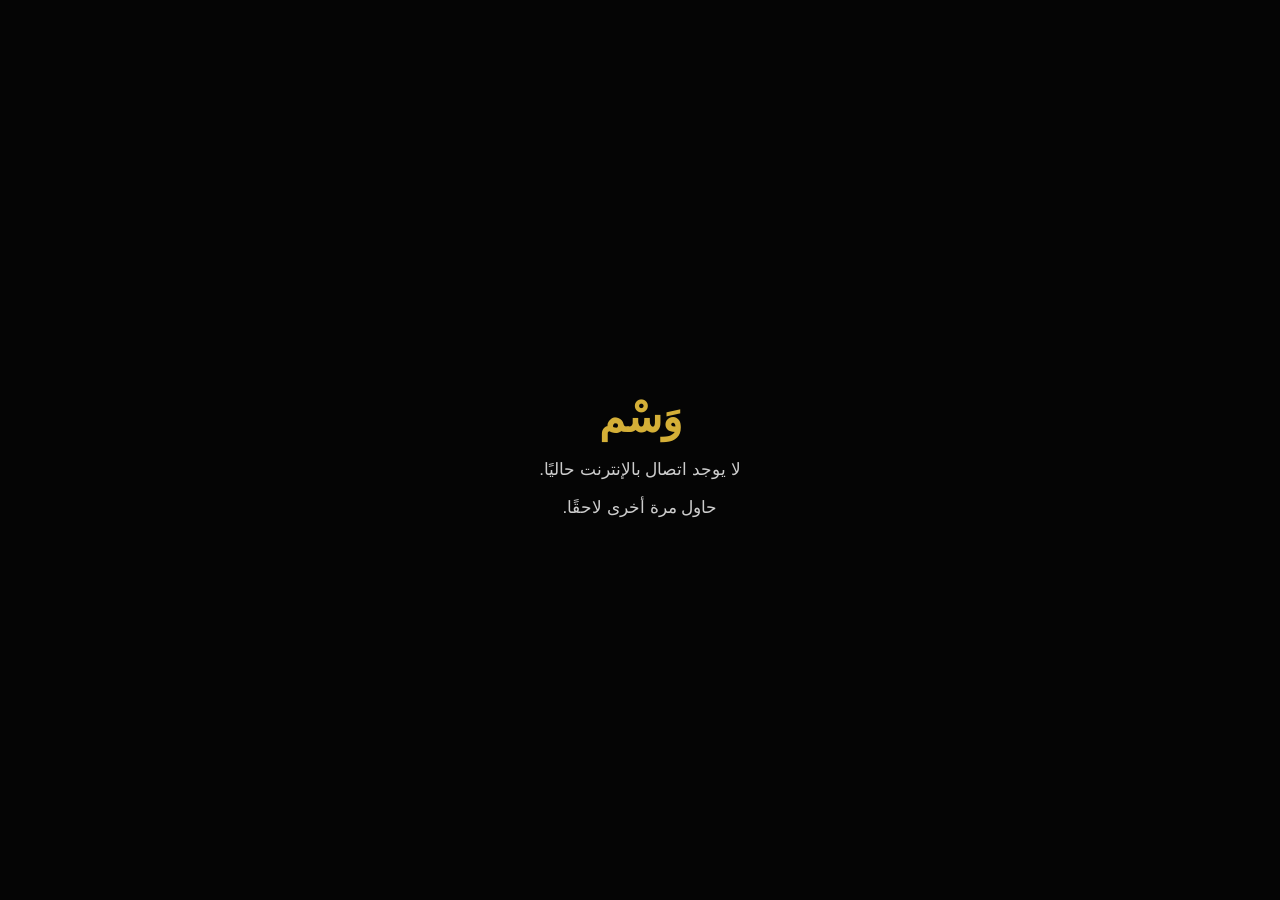
<file: offline.html>
<!DOCTYPE html>
<html lang="ar" dir="rtl">
<head>
  <meta charset="UTF-8">
  <meta name="viewport" content="width=device-width, initial-scale=1.0">
  <title>وَسْم</title>
  <style>
    body {
      margin: 0;
      min-height: 100vh;
      display: flex;
      align-items: center;
      justify-content: center;
      background: #050505;
      color: #D4AF37;
      font-family: Arial, sans-serif;
      text-align: center;
    }

    h1 {
      font-size: 42px;
      margin-bottom: 10px;
    }

    p {
      color: #fff;
      opacity: .8;
      font-size: 17px;
    }
  </style>
</head>
<body>
  <div>
    <h1>وَسْم</h1>
    <p>لا يوجد اتصال بالإنترنت حاليًا.</p>
    <p>حاول مرة أخرى لاحقًا.</p>
  </div>
</body>
</html>
</file>
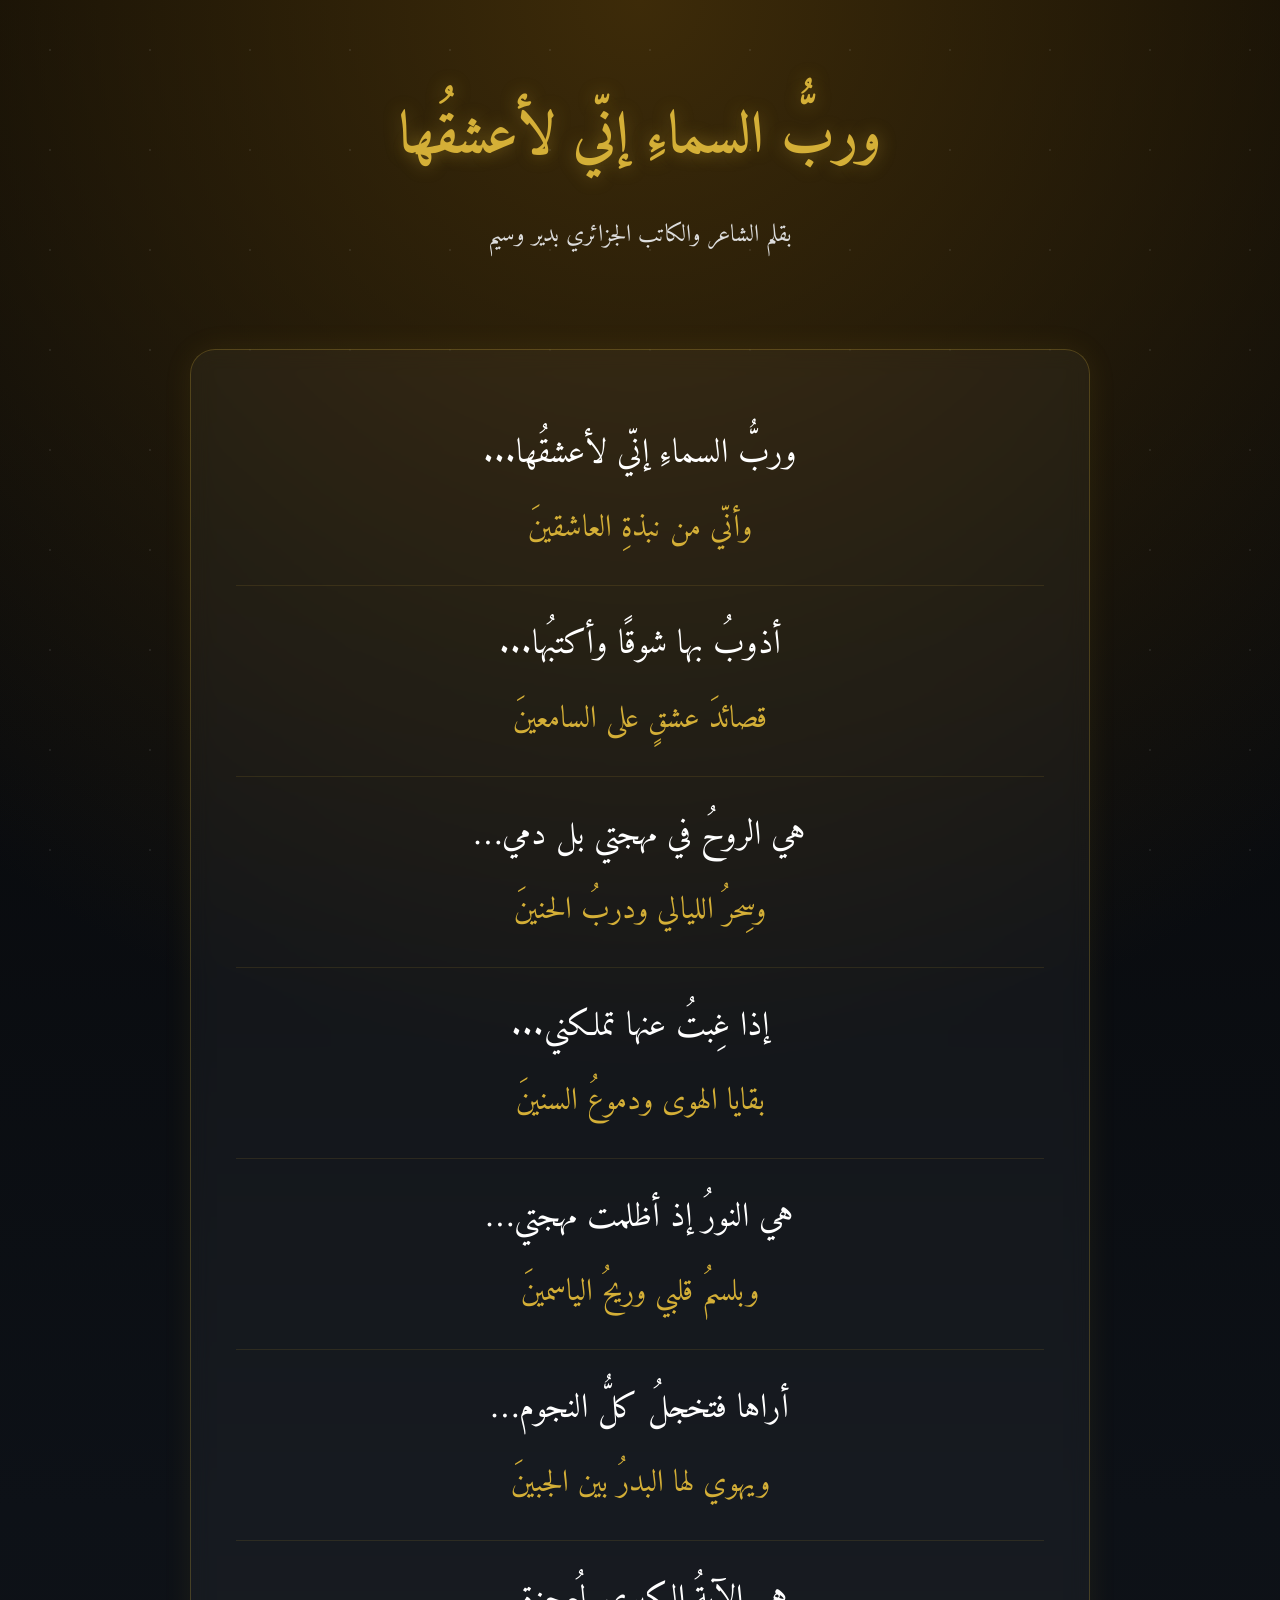
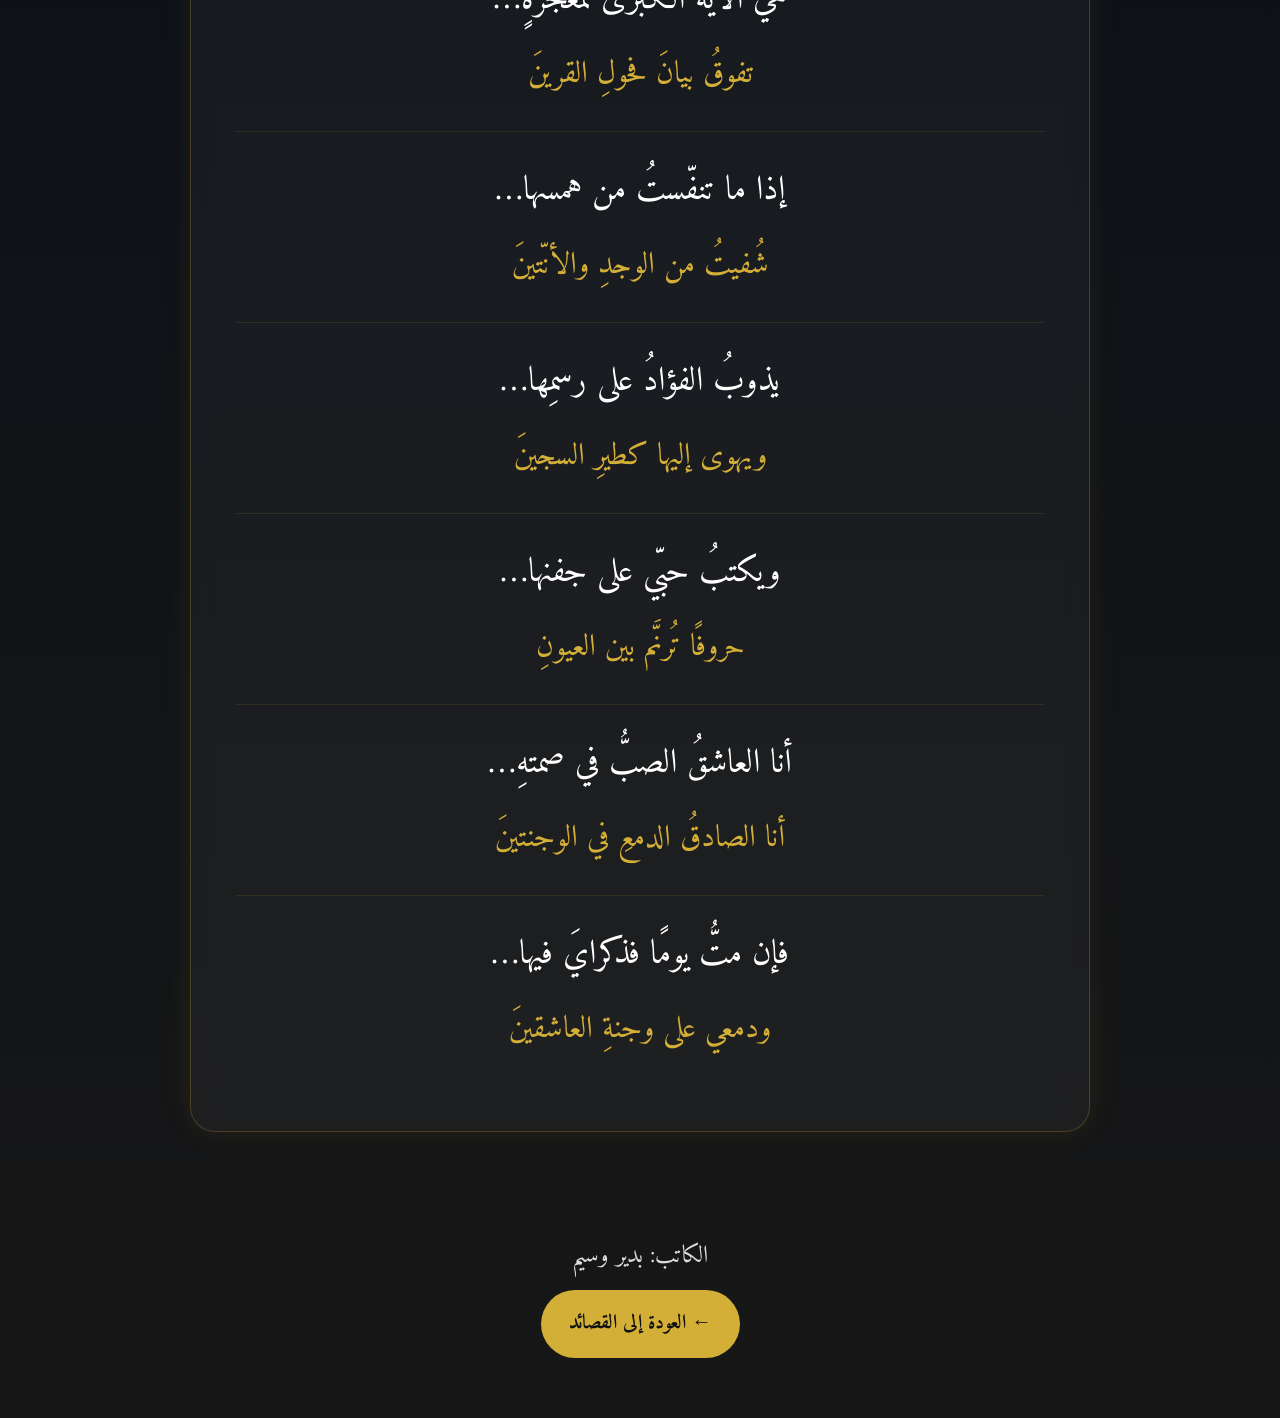
<file: poem1.html>
<!DOCTYPE html>
<html lang="ar" dir="rtl">

<head>
<meta charset="UTF-8">
<meta name="viewport" content="width=device-width, initial-scale=1.0">

<title>وربُّ السماءِ إنّي لأعشقُها | بدير وسيم</title>

<link href="https://fonts.googleapis.com/css2?family=Amiri:wght@400;700&display=swap" rel="stylesheet">

<style>

*{
margin:0;
padding:0;
box-sizing:border-box;
}

body{
font-family:'Amiri',serif;
background:
radial-gradient(circle at top,#3d2b09 0%,transparent 35%),
linear-gradient(180deg,#050505,#0d1117,#171717);
color:white;
line-height:2;
overflow-x:hidden;
}

body::before{
content:"";
position:fixed;
top:0;
left:0;
width:100%;
height:100%;
background-image:radial-gradient(white 1px,transparent 1px);
background-size:100px 100px;
opacity:.08;
pointer-events:none;
z-index:-1;
}

header{
text-align:center;
padding:80px 20px 50px;
}

header h1{
font-size:58px;
color:#d4af37;
margin-bottom:15px;
text-shadow:0 0 18px rgba(212,175,55,.4);
}

header p{
font-size:24px;
color:#ddd;
}

.poem{
max-width:900px;
margin:40px auto;
padding:45px;
background:rgba(255,255,255,.04);
border:1px solid rgba(212,175,55,.25);
border-radius:25px;
backdrop-filter:blur(10px);
box-shadow:0 0 30px rgba(212,175,55,.08);
}

.verse{
padding:25px 0;
border-bottom:1px solid rgba(212,175,55,.12);
text-align:center;
}

.verse:last-child{
border-bottom:none;
}

.sadr{
font-size:34px;
color:#ffffff;
margin-bottom:10px;
}

.ajz{
font-size:31px;
color:#d4af37;
}

footer{
text-align:center;
padding:60px 20px;
}

.author{
font-size:24px;
color:#ddd;
margin-bottom:10px;
}

.signature{
font-size:34px;
color:#d4af37;
margin-bottom:35px;
letter-spacing:2px;
}

.back{
display:inline-block;
padding:14px 28px;
background:#d4af37;
color:#111;
text-decoration:none;
font-size:20px;
font-weight:bold;
border-radius:50px;
transition:.3s;
}

.back:hover{
transform:translateY(-5px);
background:#e5c65b;
box-shadow:0 0 25px rgba(212,175,55,.6);
}
@media(max-width:768px){

header h1{
font-size:40px;
}

.sadr,
.ajz{
font-size:24px;
}

}
</style>

</head>

<body>

<header>

<h1>وربُّ السماءِ إنّي لأعشقُها</h1>

<p>بقلم الشاعر والكاتب الجزائري بدير وسيم</p>

</header>

<section class="poem">

<div class="verse">
<div class="sadr">وربُّ السماءِ إنّي لأعشقُها...</div>
<div class="ajz">وأنّي من نبذةِ العاشقينَ</div>
</div>

<div class="verse">
<div class="sadr">أذوبُ بها شوقًا وأكتبُها...</div>
<div class="ajz">قصائدَ عشقٍ على السامعينَ</div>
</div>

<div class="verse">
<div class="sadr">هي الروحُ في مهجتي بل دمي…</div>
<div class="ajz">وسِحرُ الليالي ودربُ الحنينَ</div>
</div>

<div class="verse">
<div class="sadr">إذا غِبتُ عنها تملكني...</div>
<div class="ajz">بقايا الهوى ودموعُ السنينَ</div>
</div>

<div class="verse">
<div class="sadr">هي النورُ إذ أظلمت مهجتي…</div>
<div class="ajz">وبلسمُ قلبي وريحُ الياسمينَ</div>
</div>

<div class="verse">
<div class="sadr">أراها فتخجلُ كلُّ النجوم…</div>
<div class="ajz">ويهوي لها البدرُ بين الجبينَ</div>
</div>

<div class="verse">
<div class="sadr">هي الآيةُ الكبرى لمُعجزةٍ…</div>
<div class="ajz">تفوقُ بيانَ فحولِ القرينَ</div>
</div>

<div class="verse">
<div class="sadr">إذا ما تنفّستُ من همسها…</div>
<div class="ajz">شُفيتُ من الوجدِ والأنّتينَ</div>
</div>

<div class="verse">
<div class="sadr">يذوبُ الفؤادُ على رسمِها…</div>
<div class="ajz">ويهوى إليها كطيرِ السجينَ</div>
</div>

<div class="verse">
<div class="sadr">ويكتبُ حبّي على جفنها…</div>
<div class="ajz">حروفًا تُرنَّم بين العيونِ</div>
</div>

<div class="verse">
<div class="sadr">أنا العاشقُ الصبُّ في صمتهِ…</div>
<div class="ajz">أنا الصادقُ الدمعِ في الوجنتينَ</div>
</div>

<div class="verse">
<div class="sadr">فإن متُّ يومًا فذكرايَ فيها…</div>
<div class="ajz">ودمعي على وجنةِ العاشقينَ</div>
</div>

</section>

<footer>

<div class="author">
الكاتب: بدير وسيم
</div>

<a href="poems.html" class="back">
← العودة إلى القصائد
</a>

</footer>

</body>
</html>
</file>
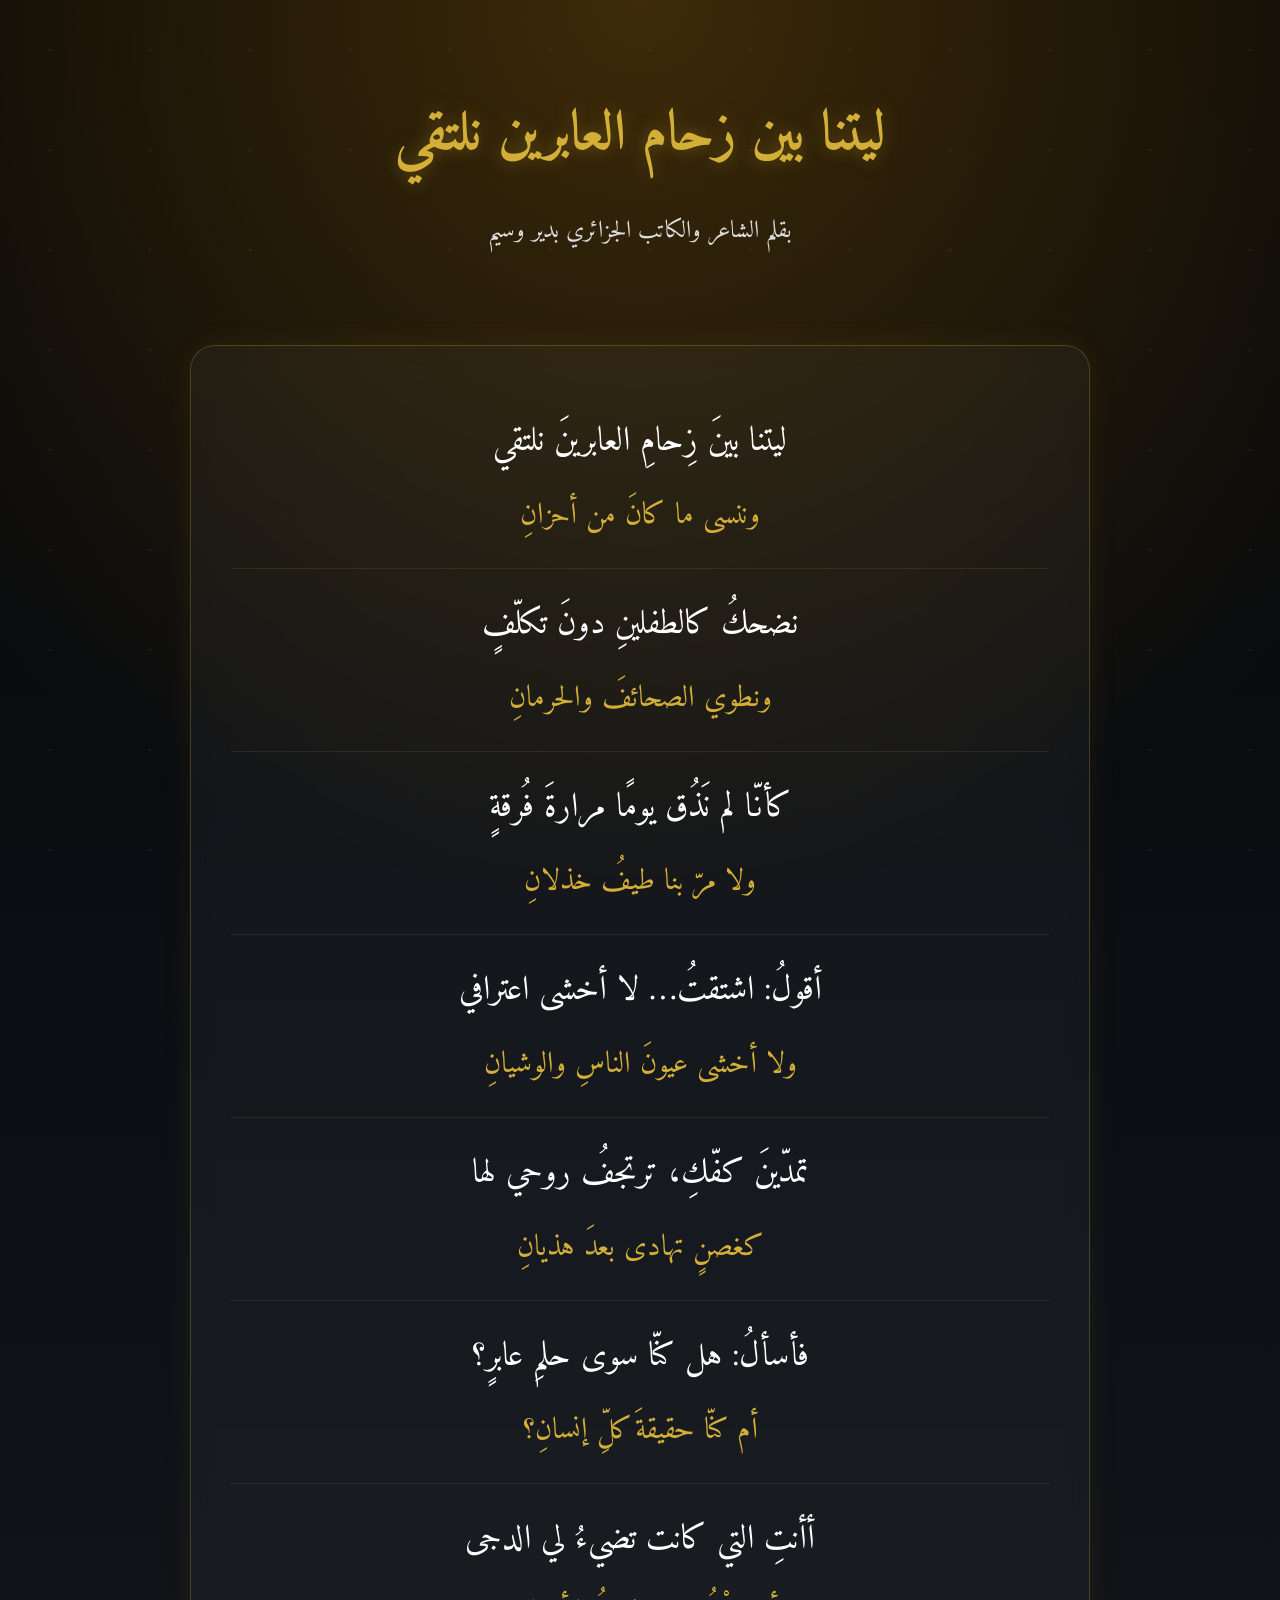
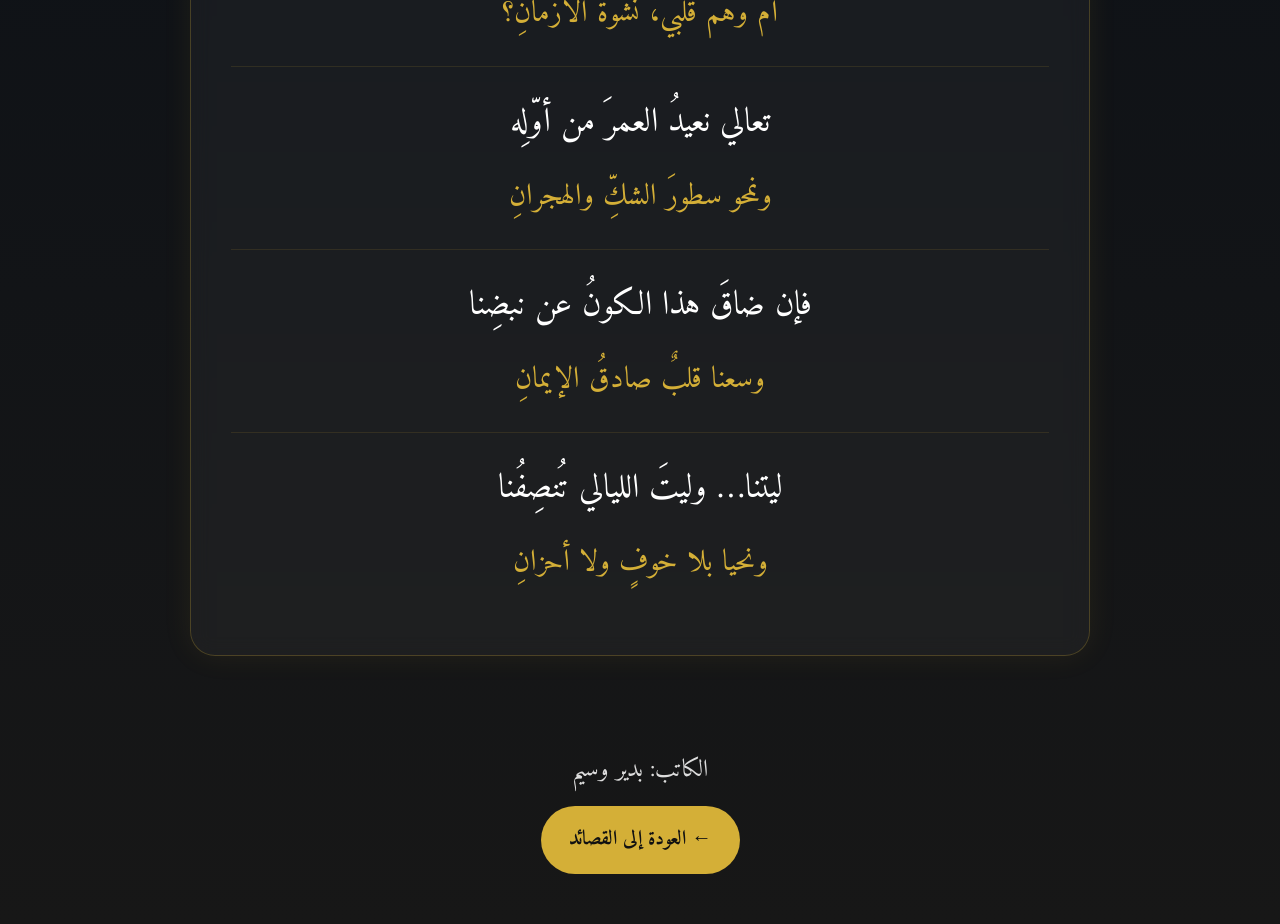
<file: poem2.html>
<!DOCTYPE html>
<html lang="ar" dir="rtl">

<head>
<meta charset="UTF-8">
<meta name="viewport" content="width=device-width, initial-scale=1.0">

<title>ليتنا بين زحام العابرين نلتقي | بدير وسيم</title>

<link href="https://fonts.googleapis.com/css2?family=Amiri:wght@400;700&display=swap" rel="stylesheet">

<style>

*{
margin:0;
padding:0;
box-sizing:border-box;
}

body{
font-family:'Amiri',serif;
background:
radial-gradient(circle at top,#3d2b09 0%,transparent 35%),
linear-gradient(180deg,#050505,#0d1117,#171717);
color:white;
line-height:2;
overflow-x:hidden;
}

body::before{
content:"";
position:fixed;
top:0;
left:0;
width:100%;
height:100%;
background-image:radial-gradient(white 1px,transparent 1px);
background-size:100px 100px;
opacity:.08;
pointer-events:none;
z-index:-1;
}

header{
text-align:center;
padding:80px 20px 50px;
}

header h1{
font-size:56px;
color:#d4af37;
margin-bottom:15px;
text-shadow:0 0 18px rgba(212,175,55,.35);
}

header p{
font-size:24px;
color:#ddd;
}

.poem{
max-width:900px;
margin:40px auto;
padding:40px;
background:rgba(255,255,255,.04);
border:1px solid rgba(212,175,55,.25);
border-radius:25px;
backdrop-filter:blur(10px);
box-shadow:0 0 30px rgba(212,175,55,.08);
}

.verse{
padding:22px 0;
border-bottom:1px solid rgba(212,175,55,.12);
text-align:center;
}

.verse:last-child{
border-bottom:none;
}

.sadr{
font-size:34px;
color:#ffffff;
margin-bottom:10px;
}

.ajz{
font-size:30px;
color:#d4af37;
}

footer{
text-align:center;
padding:50px 20px;
}

.author{
font-size:24px;
color:#ddd;
margin-bottom:12px;
}

.signature{
font-size:32px;
color:#d4af37;
margin-bottom:30px;
letter-spacing:2px;
}

.back{
display:inline-block;
padding:14px 28px;
background:#d4af37;
color:#111;
text-decoration:none;
font-size:20px;
font-weight:bold;
border-radius:50px;
transition:.3s;
}

.back:hover{
transform:translateY(-4px);
background:#e6c85d;
box-shadow:0 0 25px rgba(212,175,55,.5);
}

@media(max-width:768px){

header h1{
font-size:40px;
}

.sadr,
.ajz{
font-size:24px;
}

}

</style>

</head>

<body>

<header>

<h1>ليتنا بين زحام العابرين نلتقي</h1>

<p>بقلم الشاعر والكاتب الجزائري بدير وسيم</p>

</header>

<section class="poem">

<div class="verse">
<div class="sadr">ليتنا بينَ زِحامِ العابرينَ نلتقي</div>
<div class="ajz">وننسى ما كانَ من أحزانِ</div>
</div>

<div class="verse">
<div class="sadr">نضحكُ كالطفلينِ دونَ تكلّفٍ</div>
<div class="ajz">ونطوي الصحائفَ والحرمانِ</div>
</div>

<div class="verse">
<div class="sadr">كأنّا لم نَذُق يومًا مرارةَ فُرقةٍ</div>
<div class="ajz">ولا مرّ بنا طيفُ خذلانِ</div>
</div>

<div class="verse">
<div class="sadr">أقولُ: اشتقتُ… لا أخشى اعترافي</div>
<div class="ajz">ولا أخشى عيونَ الناسِ والوشيانِ</div>
</div>

<div class="verse">
<div class="sadr">تمدّينَ كفّكِ، ترتجفُ روحي لها</div>
<div class="ajz">كغصنٍ تهادى بعدَ هذيانِ</div>
</div>

<div class="verse">
<div class="sadr">فأسألُ: هل كنّا سوى حلمِ عابرٍ؟</div>
<div class="ajz">أم كنّا حقيقةَ كلِّ إنسانِ؟</div>
</div>

<div class="verse">
<div class="sadr">أأنتِ التي كانت تضيءُ لي الدجى</div>
<div class="ajz">أم وهْمُ قلبي، نشوةُ الأزمانِ؟</div>
</div>

<div class="verse">
<div class="sadr">تعالي نعيدُ العمرَ من أوّلِه</div>
<div class="ajz">ونمحو سطورَ الشكِّ والهجرانِ</div>
</div>

<div class="verse">
<div class="sadr">فإن ضاقَ هذا الكونُ عن نبضِنا</div>
<div class="ajz">وسعنا قلبٌ صادقُ الإيمانِ</div>
</div>

<div class="verse">
<div class="sadr">ليتنا… وليتَ الليالي تُنصِفُنا</div>
<div class="ajz">ونحيا بلا خوفٍ ولا أحزانِ</div>
</div>

</section>

<footer>

<div class="author">
الكاتب: بدير وسيم
</div>

<a href="poems.html" class="back">
← العودة إلى القصائد
</a>

</footer>

</body>

</html>
</file>
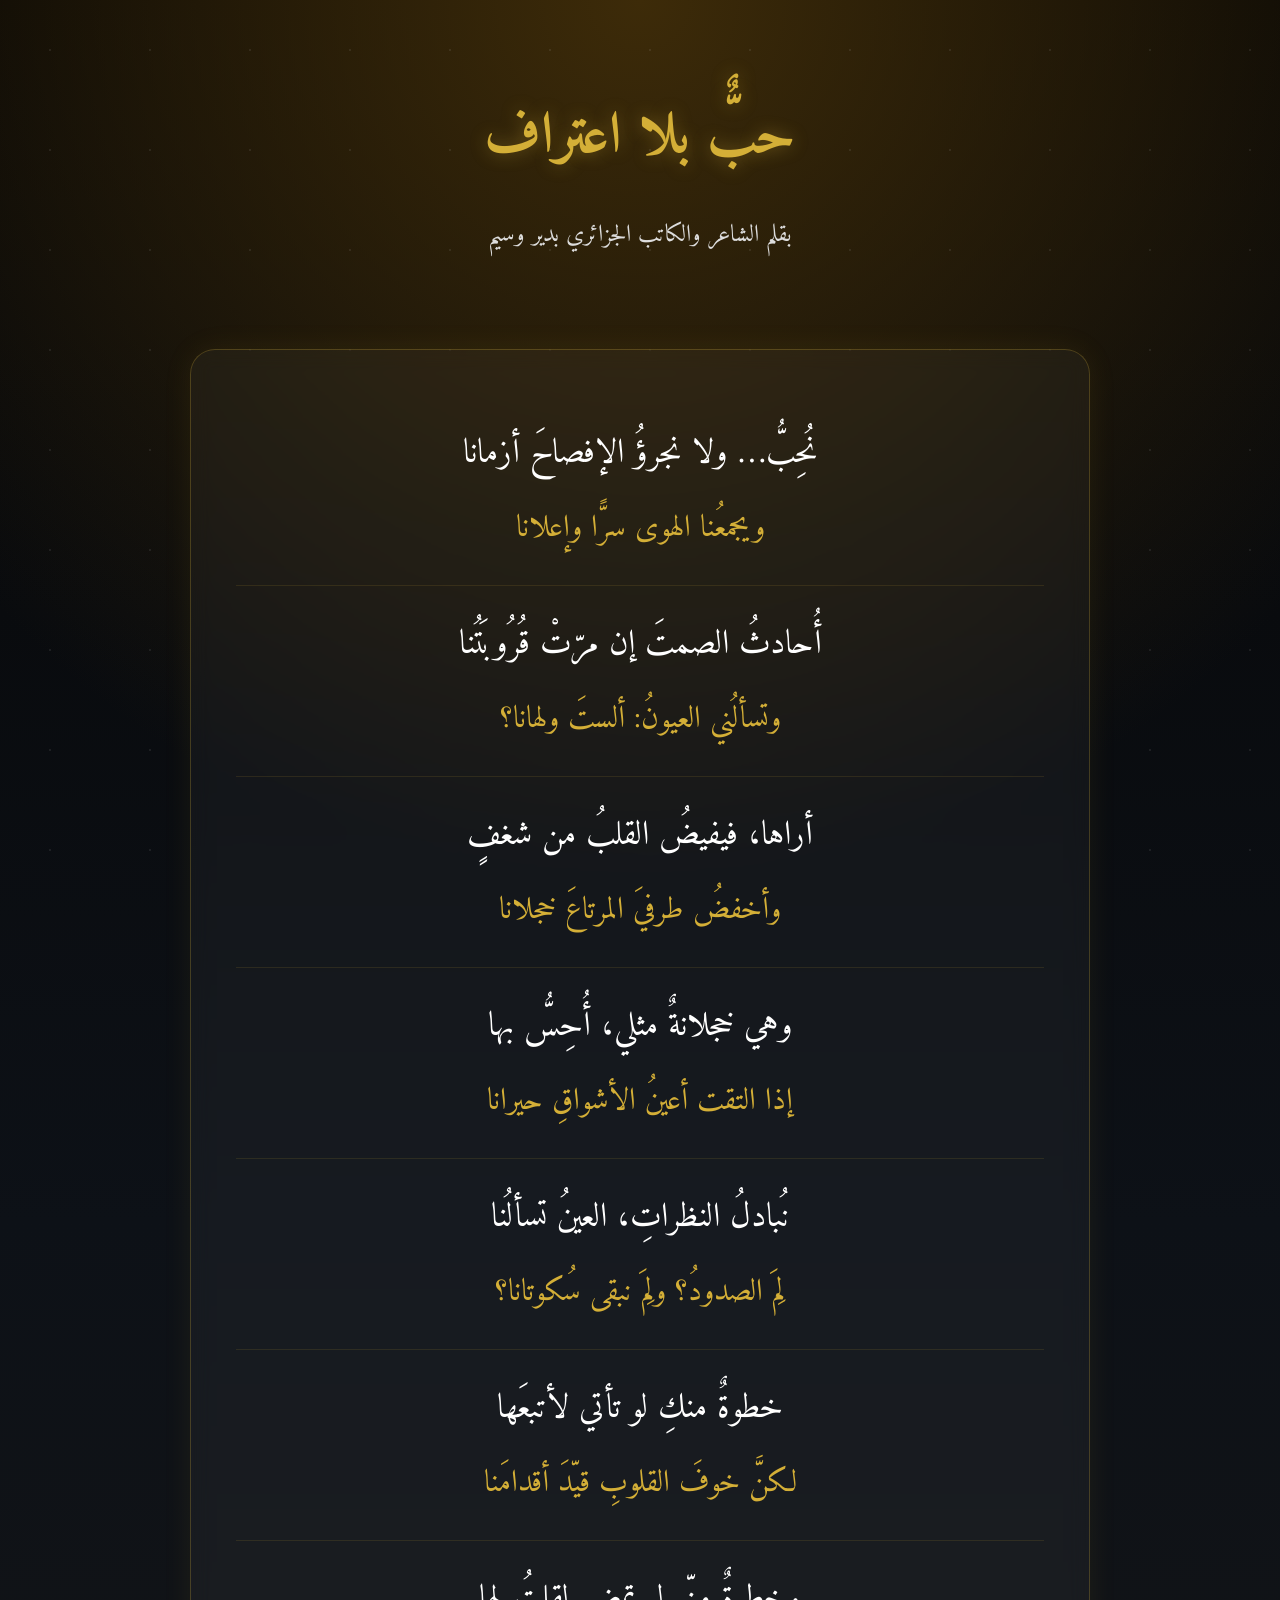
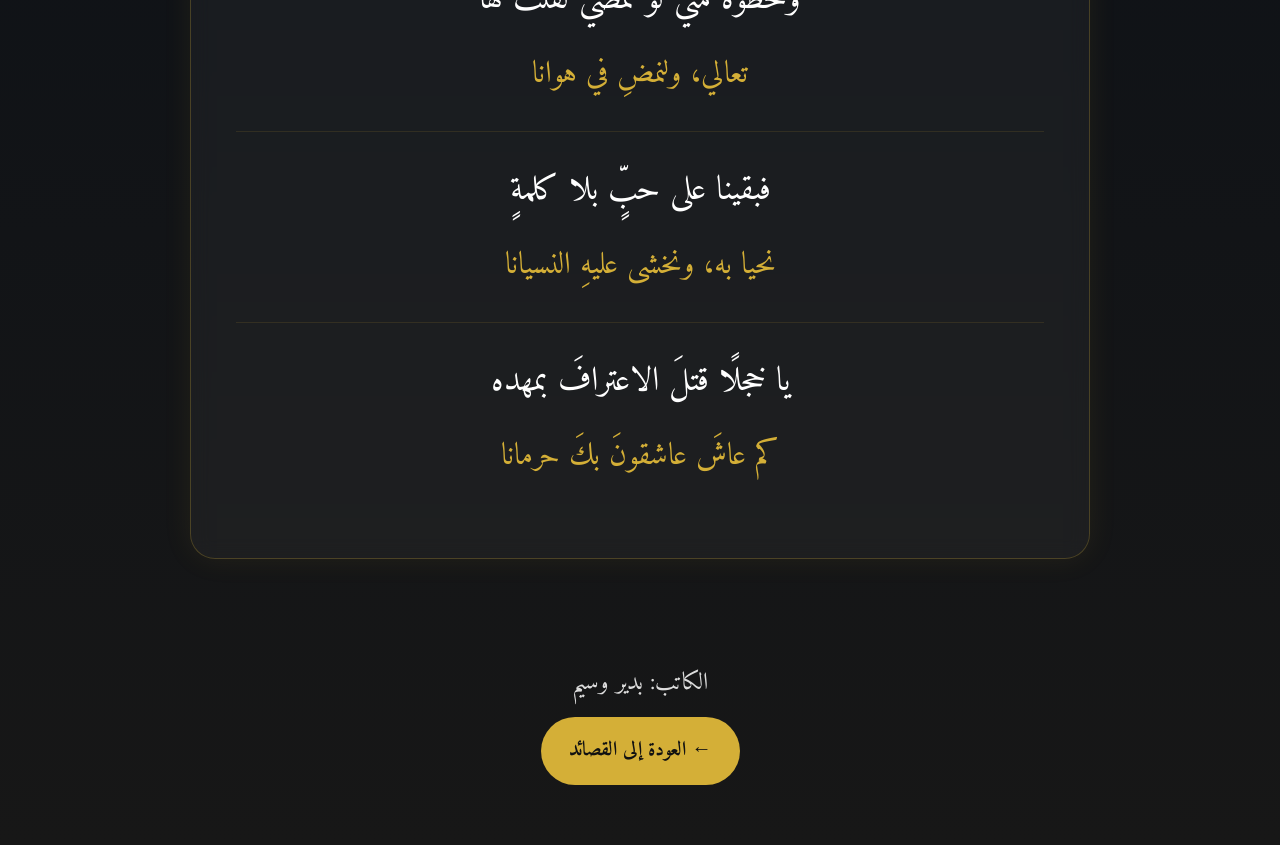
<file: poem3.html>
<!DOCTYPE html>
<html lang="ar" dir="rtl">

<head>

<meta charset="UTF-8">
<meta name="viewport" content="width=device-width, initial-scale=1.0">

<title>حبٌّ بلا اعتراف | بدير وسيم</title>

<link href="https://fonts.googleapis.com/css2?family=Amiri:wght@400;700&display=swap" rel="stylesheet">


<style>

*{
margin:0;
padding:0;
box-sizing:border-box;
}

body{
font-family:'Amiri',serif;
background:
radial-gradient(circle at top,#3d2b09 0%,transparent 35%),
linear-gradient(180deg,#050505,#0d1117,#171717);
color:white;
line-height:2;
overflow-x:hidden;
}

body::before{
content:"";
position:fixed;
top:0;
left:0;
width:100%;
height:100%;
background-image:radial-gradient(white 1px,transparent 1px);
background-size:100px 100px;
opacity:.08;
pointer-events:none;
z-index:-1;
}

header{
text-align:center;
padding:80px 20px 50px;
}

header h1{
font-size:58px;
color:#d4af37;
margin-bottom:15px;
text-shadow:0 0 18px rgba(212,175,55,.4);
}

header p{
font-size:24px;
color:#ddd;
}

.poem{
max-width:900px;
margin:40px auto;
padding:45px;
background:rgba(255,255,255,.04);
border:1px solid rgba(212,175,55,.25);
border-radius:25px;
backdrop-filter:blur(10px);
box-shadow:0 0 30px rgba(212,175,55,.08);
}

.verse{
padding:25px 0;
border-bottom:1px solid rgba(212,175,55,.12);
text-align:center;
}

.verse:last-child{
border-bottom:none;
}

.sadr{
font-size:34px;
color:#ffffff;
margin-bottom:10px;
}

.ajz{
font-size:31px;
color:#d4af37;
}

footer{
text-align:center;
padding:60px 20px;
}

.author{
font-size:24px;
color:#ddd;
margin-bottom:10px;
}

.signature{
font-size:34px;
color:#d4af37;
margin-bottom:35px;
letter-spacing:2px;
}

.back{
display:inline-block;
padding:14px 28px;
background:#d4af37;
color:#111;
text-decoration:none;
font-size:20px;
font-weight:bold;
border-radius:50px;
transition:.3s;
}

.back:hover{
transform:translateY(-5px);
background:#e5c65b;
box-shadow:0 0 25px rgba(212,175,55,.6);
}
.title-poem{

font-size:58px !important;

color:#d4af37 !important;

text-shadow:0 0 18px rgba(212,175,55,.4);

margin-bottom:15px;

}
@media(max-width:768px){

header h1{
font-size:40px;
}

.sadr,
.ajz{
font-size:24px;
}

}
</style>

</head>



<body>


<header>

<h1 class="title-poem">
حبٌّ بلا اعتراف
</h1>

<p>
بقلم الشاعر والكاتب الجزائري بدير وسيم
</p>


</header>

<section class="poem">


<div class="verse">
<div class="sadr">نُحِبُّ… ولا نجرؤُ الإفصاحَ أزمانا</div>
<div class="ajz">ويجمعُنا الهوى سرًّا وإعلانا</div>
</div>


<div class="verse">
<div class="sadr">أُحادثُ الصمتَ إن مرّتْ قُرُوبَتُنا</div>
<div class="ajz">وتسألُني العيونُ: ألستَ ولهانا؟</div>
</div>


<div class="verse">
<div class="sadr">أراها، فيفيضُ القلبُ من شغفٍ</div>
<div class="ajz">وأخفضُ طرفيَ المرتاعَ خجلانا</div>
</div>


<div class="verse">
<div class="sadr">وهي خجلانةٌ مثلي، أُحِسُّ بها</div>
<div class="ajz">إذا التقت أعينُ الأشواقِ حيرانا</div>
</div>


<div class="verse">
<div class="sadr">نُبادلُ النظراتِ، العينُ تسألُنا</div>
<div class="ajz">لِمَ الصدودُ؟ ولِمَ نبقى سُكوتانا؟</div>
</div>


<div class="verse">
<div class="sadr">خطوةٌ منكِ لو تأتي لأتبعَها</div>
<div class="ajz">لكنَّ خوفَ القلوبِ قيّدَ أقدامَنا</div>
</div>


<div class="verse">
<div class="sadr">وخطوةٌ منّي لو تمضي لقلتُ لها</div>
<div class="ajz">تعالي، ولنمضِ في هوانا</div>
</div>


<div class="verse">
<div class="sadr">فبقينا على حبٍّ بلا كلمةٍ</div>
<div class="ajz">نحيا به، ونخشى عليهِ النسيانا</div>
</div>


<div class="verse">
<div class="sadr">يا خجلًا قتلَ الاعترافَ بمهده</div>
<div class="ajz">كم عاشَ عاشقونَ بكَ حرمانا</div>
</div>


</section>




<footer>


<div class="author">

الكاتب: بدير وسيم

</div>


<a href="poems.html" class="back">

← العودة إلى القصائد

</a>


</footer>



</body>

</html>
</file>
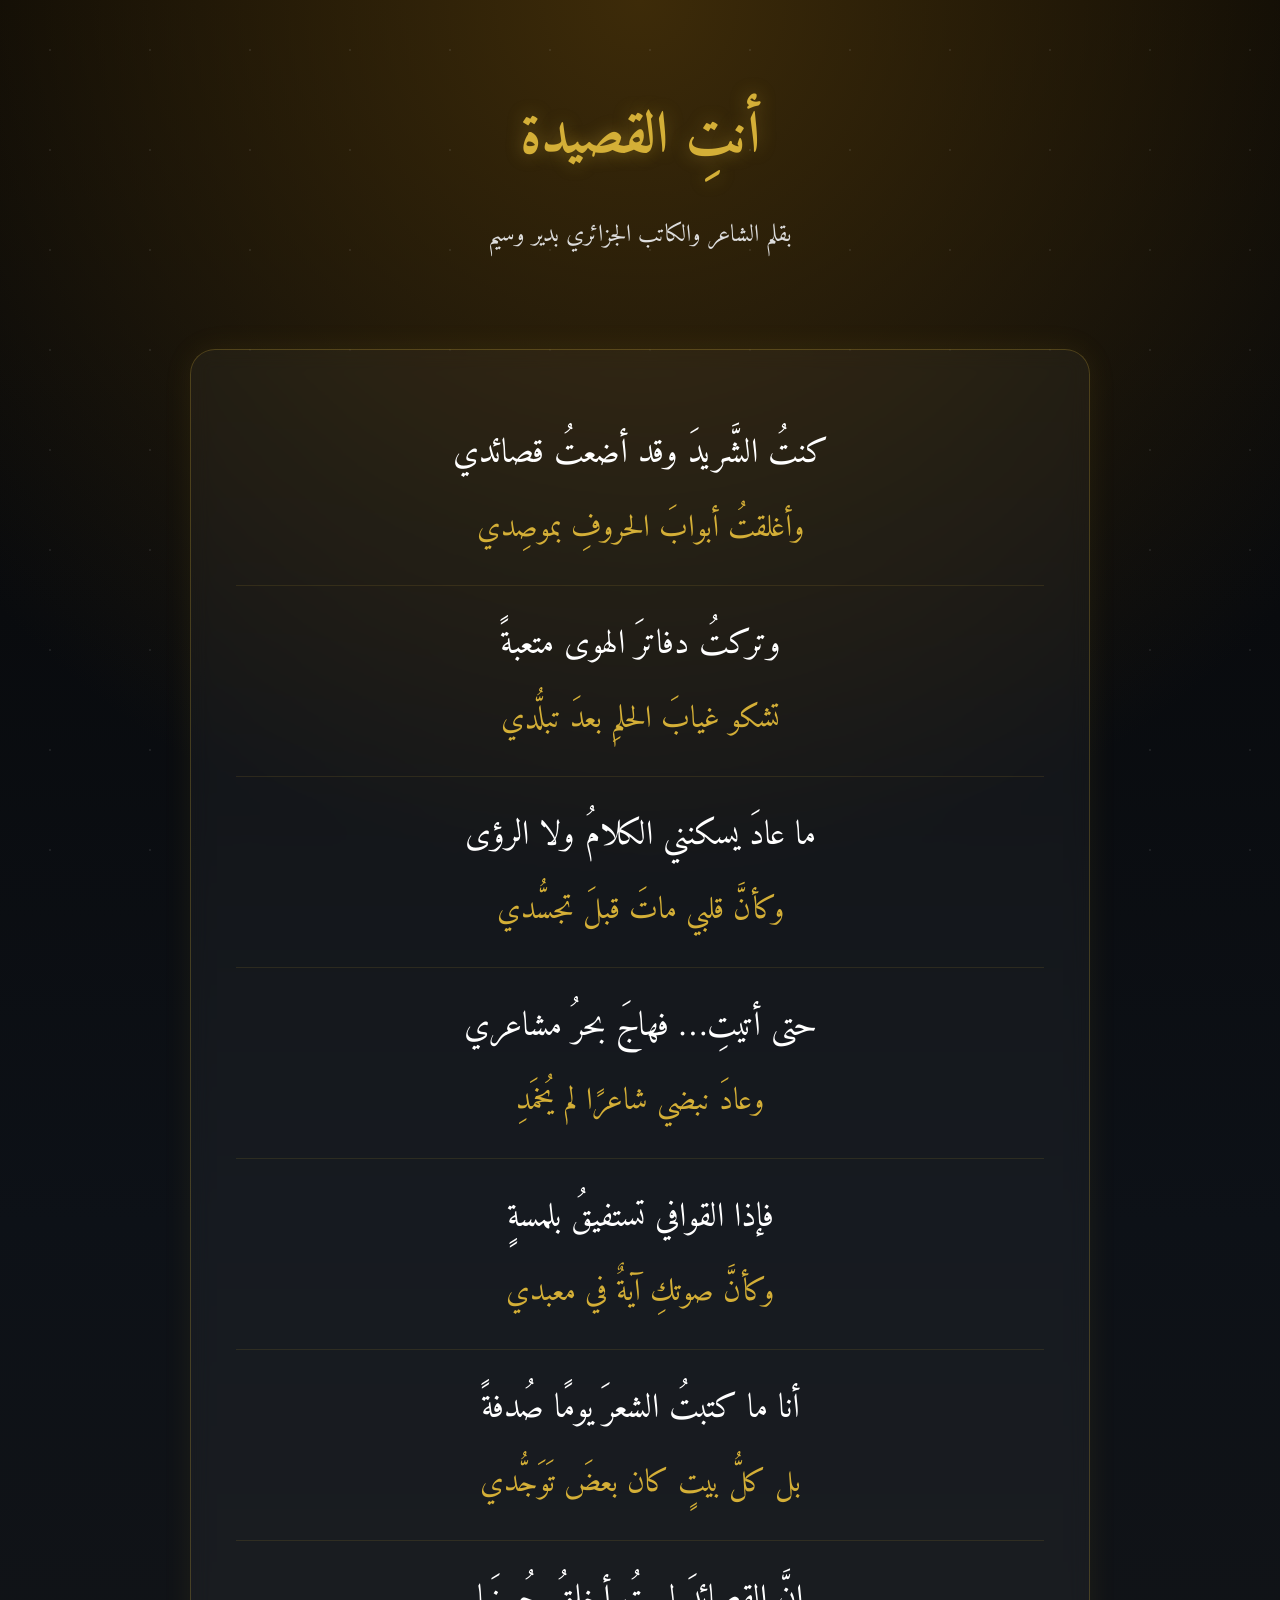
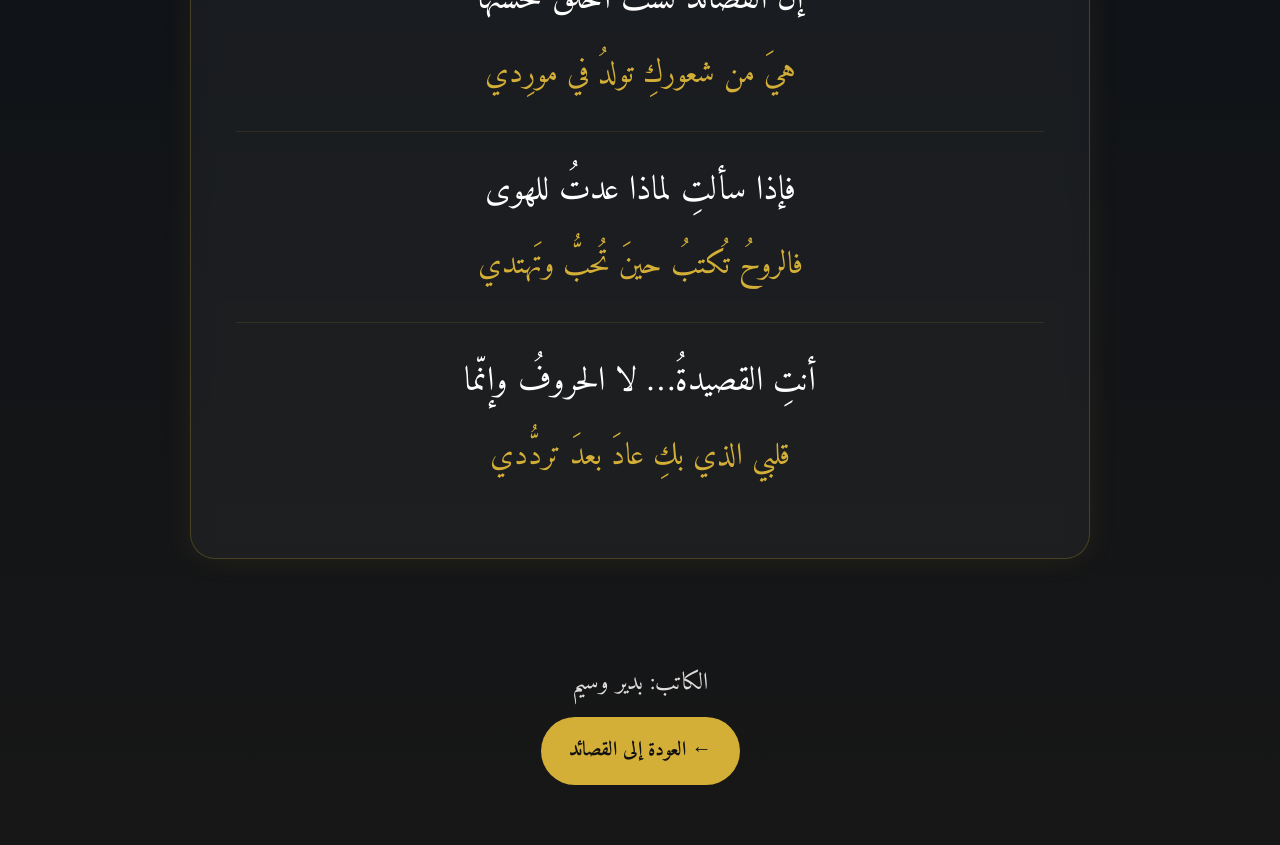
<file: poem4.html>
<!DOCTYPE html>
<html lang="ar" dir="rtl">

<head>

<meta charset="UTF-8">
<meta name="viewport" content="width=device-width, initial-scale=1.0">

<title>أنتِ القصيدة | بدير وسيم</title>

<link href="https://fonts.googleapis.com/css2?family=Amiri:wght@400;700&display=swap" rel="stylesheet">


</head>


<body>


<header>

  <h1 class="title-poem">
أنتِ القصيدة
  </h1>

<p>
بقلم الشاعر والكاتب الجزائري بدير وسيم
</p>

</header>

<style>

*{
margin:0;
padding:0;
box-sizing:border-box;
}

body{
font-family:'Amiri',serif;
background:
radial-gradient(circle at top,#3d2b09 0%,transparent 35%),
linear-gradient(180deg,#050505,#0d1117,#171717);
color:white;
line-height:2;
overflow-x:hidden;
}

body::before{
content:"";
position:fixed;
top:0;
left:0;
width:100%;
height:100%;
background-image:radial-gradient(white 1px,transparent 1px);
background-size:100px 100px;
opacity:.08;
pointer-events:none;
z-index:-1;
}

header{
text-align:center;
padding:80px 20px 50px;
}

header h1{
font-size:58px;
color:#d4af37;
margin-bottom:15px;
text-shadow:0 0 18px rgba(212,175,55,.4);
}

header p{
font-size:24px;
color:#ddd;
}

.poem{
max-width:900px;
margin:40px auto;
padding:45px;
background:rgba(255,255,255,.04);
border:1px solid rgba(212,175,55,.25);
border-radius:25px;
backdrop-filter:blur(10px);
box-shadow:0 0 30px rgba(212,175,55,.08);
}

.verse{
padding:25px 0;
border-bottom:1px solid rgba(212,175,55,.12);
text-align:center;
}

.verse:last-child{
border-bottom:none;
}

.sadr{
font-size:34px;
color:#ffffff;
margin-bottom:10px;
}

.ajz{
font-size:31px;
color:#d4af37;
}

footer{
text-align:center;
padding:60px 20px;
}

.author{
font-size:24px;
color:#ddd;
margin-bottom:10px;
}

.signature{
font-size:34px;
color:#d4af37;
margin-bottom:35px;
letter-spacing:2px;
}

.back{
display:inline-block;
padding:14px 28px;
background:#d4af37;
color:#111;
text-decoration:none;
font-size:20px;
font-weight:bold;
border-radius:50px;
transition:.3s;
}

.back:hover{
transform:translateY(-5px);
background:#e5c65b;
box-shadow:0 0 25px rgba(212,175,55,.6);
}
@media(max-width:768px){

header h1{
font-size:40px;
}

.sadr,
.ajz{
font-size:24px;
}

}
</style>

<section class="poem">



<div class="verse">
<div class="sadr">كنتُ الشَّريدَ وقد أضعتُ قصائدي</div>
<div class="ajz">وأغلقتُ أبوابَ الحروفِ بموصِدي</div>
</div>


<div class="verse">
<div class="sadr">وتركتُ دفاترَ الهوى متعبةً</div>
<div class="ajz">تشكو غيابَ الحلمِ بعدَ تبلُّدي</div>
</div>


<div class="verse">
<div class="sadr">ما عادَ يسكنني الكلامُ ولا الرؤى</div>
<div class="ajz">وكأنَّ قلبي ماتَ قبلَ تجسُّدي</div>
</div>


<div class="verse">
<div class="sadr">حتى أتيتِ… فهاجَ بحرُ مشاعري</div>
<div class="ajz">وعادَ نبضي شاعرًا لم يُخمَدِ</div>
</div>


<div class="verse">
<div class="sadr">فإذا القوافي تستفيقُ بلمسةٍ</div>
<div class="ajz">وكأنَّ صوتكِ آيةٌ في معبدي</div>
</div>


<div class="verse">
<div class="sadr">أنا ما كتبتُ الشعرَ يومًا صُدفةً</div>
<div class="ajz">بل كلُّ بيتٍ كان بعضَ تَوَجُّدي</div>
</div>


<div class="verse">
<div class="sadr">إنَّ القصائدَ لستُ أخلقُ حُسنَها</div>
<div class="ajz">هيَ من شعوركِ تولدُ في مورِدي</div>
</div>


<div class="verse">
<div class="sadr">فإذا سألتِ لماذا عدتُ للهوى</div>
<div class="ajz">فالروحُ تُكتبُ حينَ تُحبُّ وتَهتدي</div>
</div>


<div class="verse">
<div class="sadr">أنتِ القصيدةُ… لا الحروفُ وإنّما</div>
<div class="ajz">قلبي الذي بكِ عادَ بعدَ تردُّدي</div>
</div>



</section>




<footer>

<div class="author">

الكاتب: بدير وسيم

</div>


<a href="poems.html" class="back">

← العودة إلى القصائد

</a>


</footer>



</body>

  </html>
</file>
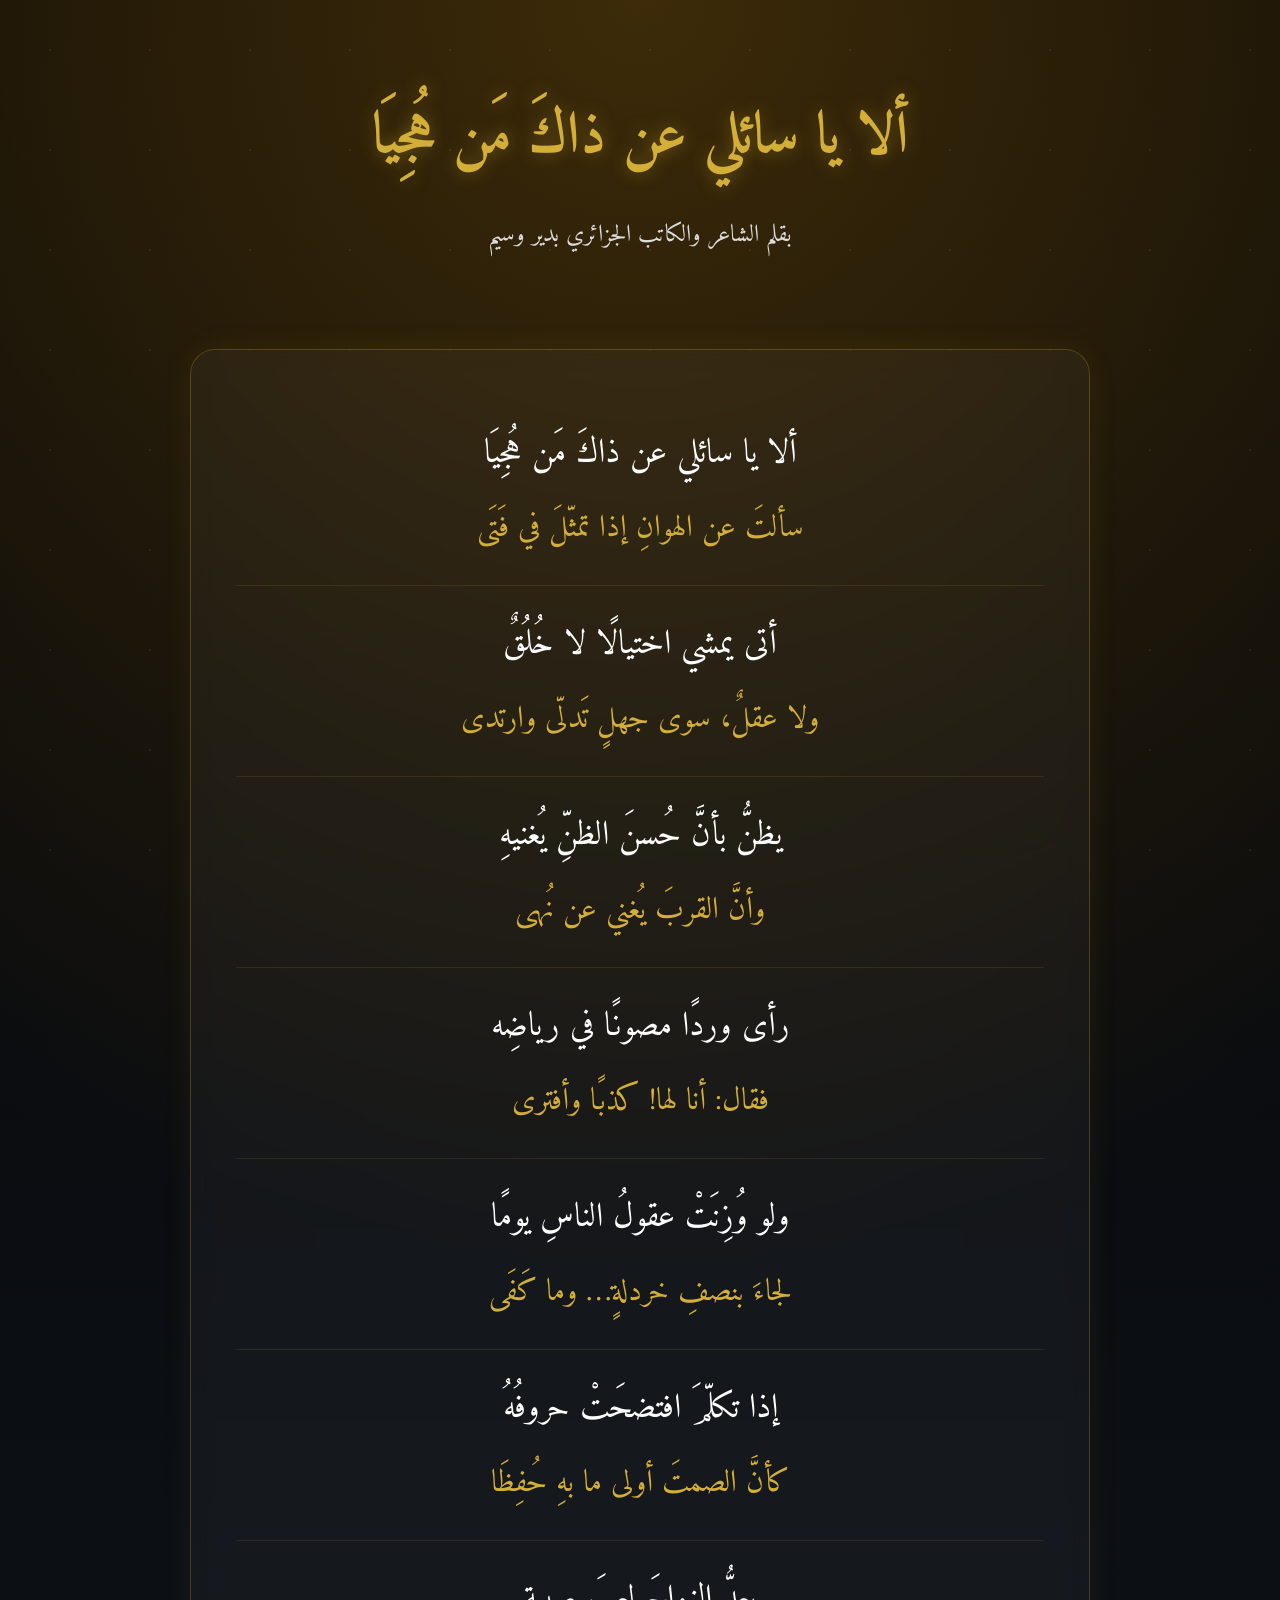
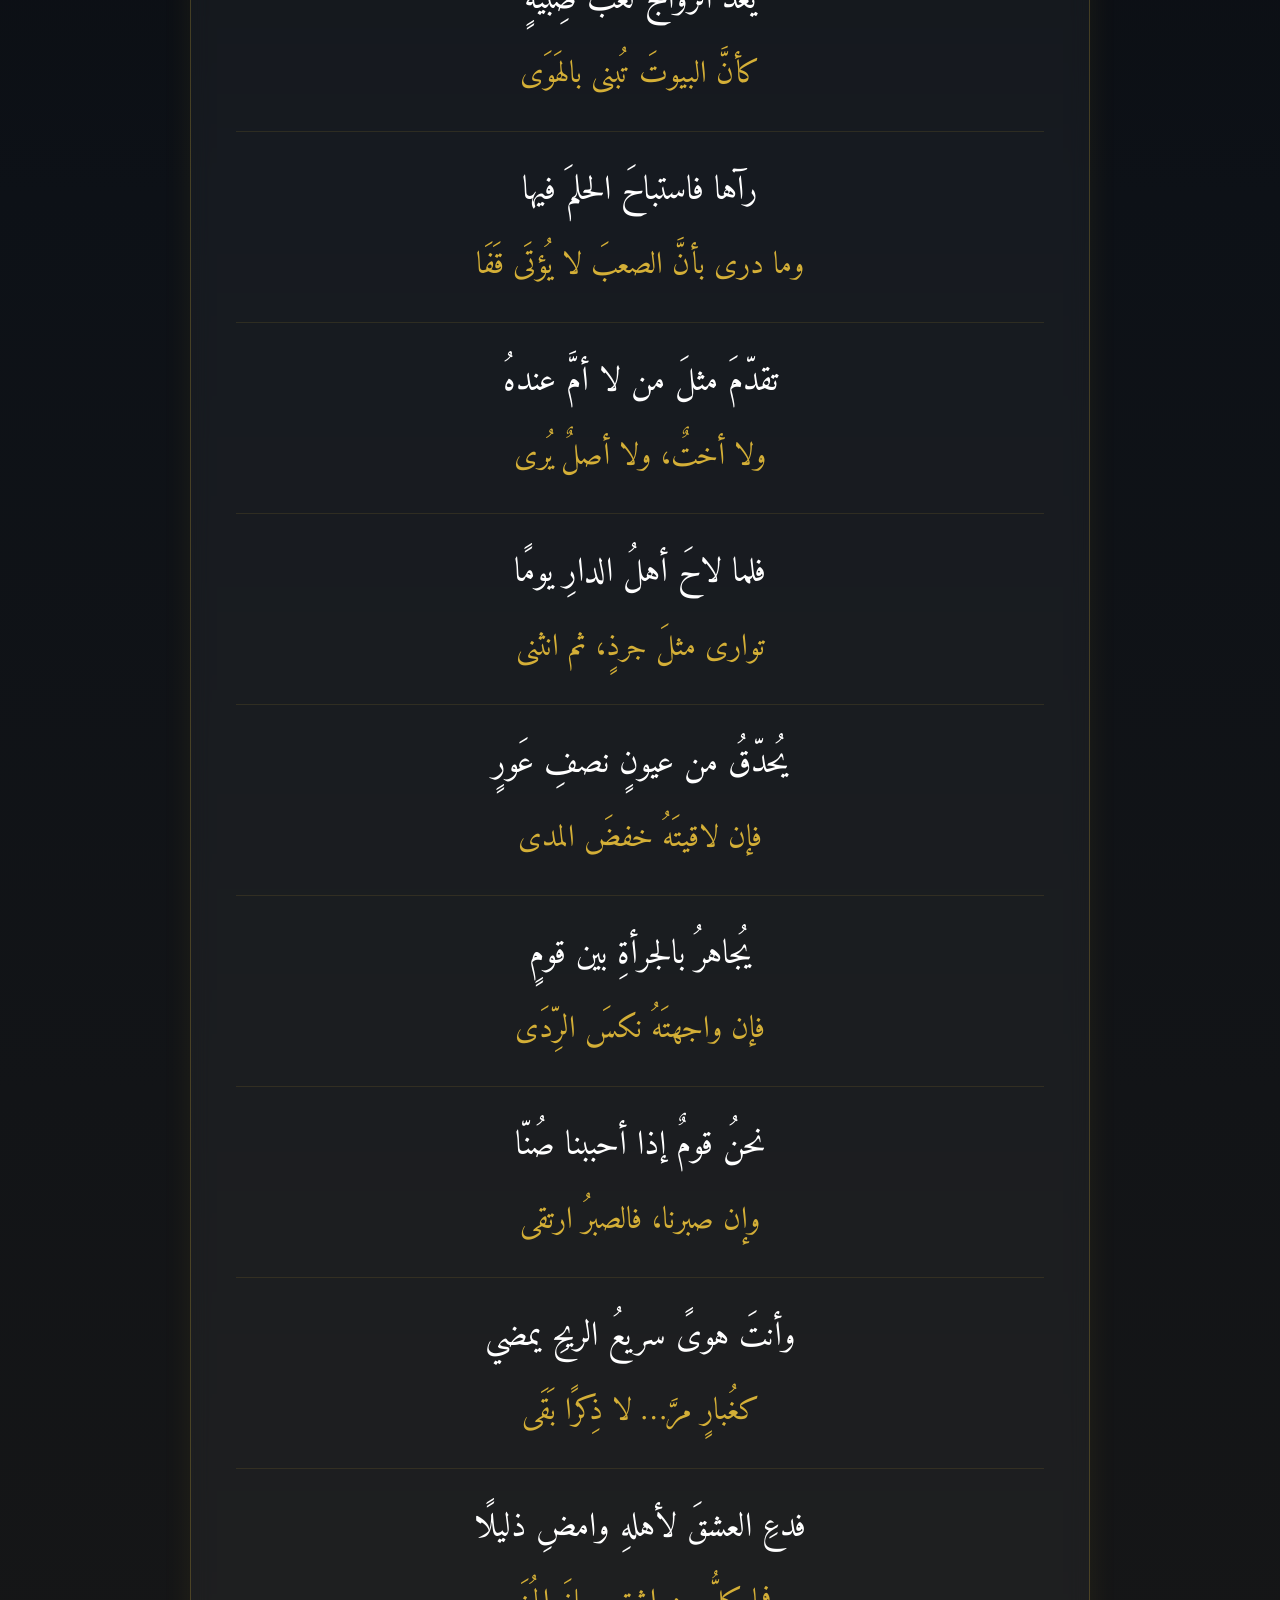
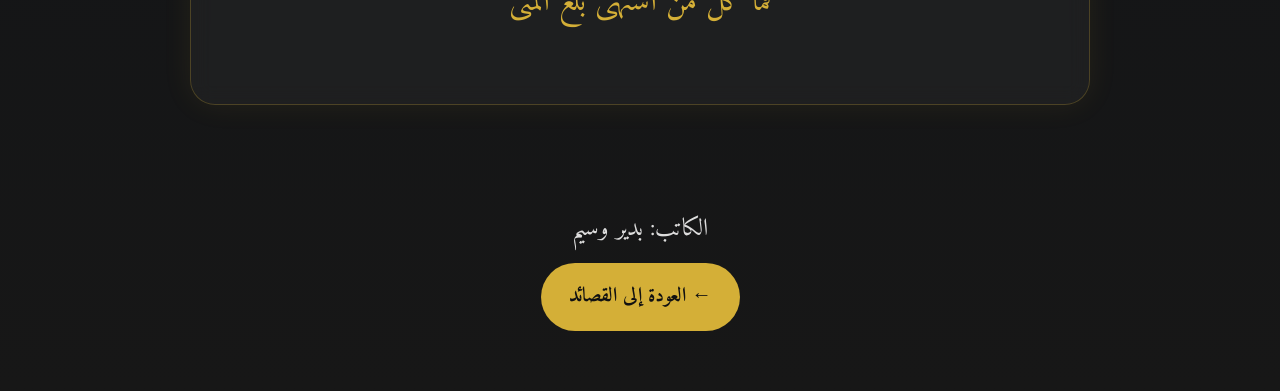
<file: poem5.html>
<!DOCTYPE html>
<html lang="ar" dir="rtl">

<head>

<meta charset="UTF-8">
<meta name="viewport" content="width=device-width, initial-scale=1.0">

<title>ألا يا سائلي عن ذاكَ مَن هُجِيَا | بدير وسيم</title>

<link href="https://fonts.googleapis.com/css2?family=Amiri:wght@400;700&display=swap" rel="stylesheet">

<style>

*{
margin:0;
padding:0;
box-sizing:border-box;
}

body{
font-family:'Amiri',serif;

background:
radial-gradient(circle at top,#3d2b09 0%,transparent 35%),
linear-gradient(180deg,#050505,#0d1117,#171717);

color:white;
line-height:2;
overflow-x:hidden;
}


body::before{
content:"";
position:fixed;
top:0;
left:0;
width:100%;
height:100%;

background-image:radial-gradient(white 1px,transparent 1px);

background-size:100px 100px;

opacity:.08;

pointer-events:none;

z-index:-1;
}


header{

text-align:center;

padding:80px 20px 50px;

}


header h1{

font-size:58px;

color:#d4af37;

margin-bottom:15px;

text-shadow:0 0 18px rgba(212,175,55,.4);

}


header p{

font-size:24px;

color:#ddd;

}



.poem{

max-width:900px;

margin:40px auto;

padding:45px;

background:rgba(255,255,255,.04);

border:1px solid rgba(212,175,55,.25);

border-radius:25px;

backdrop-filter:blur(10px);

box-shadow:0 0 30px rgba(212,175,55,.08);

}



.verse{

padding:25px 0;

border-bottom:1px solid rgba(212,175,55,.12);

text-align:center;

}



.verse:last-child{

border-bottom:none;

}



.sadr{

font-size:34px;

color:#ffffff;

margin-bottom:10px;

}



.ajz{

font-size:31px;

color:#d4af37;

}



footer{

text-align:center;

padding:60px 20px;

}



.author{

font-size:24px;

color:#ddd;

margin-bottom:10px;

}



.back{

display:inline-block;

padding:14px 28px;

background:#d4af37;

color:#111;

text-decoration:none;

font-size:20px;

font-weight:bold;

border-radius:50px;

transition:.3s;

}



.back:hover{

transform:translateY(-5px);

background:#e5c65b;

box-shadow:0 0 25px rgba(212,175,55,.6);

}
@media(max-width:768px){

header h1{
font-size:40px;
}

.sadr,
.ajz{
font-size:24px;
}

}
</style>

</head>


<body>


<header>

<h1>
ألا يا سائلي عن ذاكَ مَن هُجِيَا
</h1>

<p>
بقلم الشاعر والكاتب الجزائري بدير وسيم
</p>

</header>


<section class="poem">


<div class="verse">
<div class="sadr">ألا يا سائلي عن ذاكَ مَن هُجِيَا</div>
<div class="ajz">سألتَ عن الهوانِ إذا تمثّلَ في فَتَى</div>
</div>


<div class="verse">
<div class="sadr">أتى يمشي اختيالًا لا خُلُقٌ</div>
<div class="ajz">ولا عقلٌ، سوى جهلٍ تَدلّى وارتدى</div>
</div>


<div class="verse">
<div class="sadr">يظنُّ بأنَّ حُسنَ الظنِّ يُغنيهِ</div>
<div class="ajz">وأنَّ القربَ يُغني عن نُهى</div>
</div>


<div class="verse">
<div class="sadr">رأى وردًا مصونًا في رياضِه</div>
<div class="ajz">فقال: أنا لها! كذبًا وأفترى</div>
</div>


<div class="verse">
<div class="sadr">ولو وُزِنَتْ عقولُ الناسِ يومًا</div>
<div class="ajz">لجاءَ بنصفِ خردلةٍ… وما كَفَى</div>
</div>


<div class="verse">
<div class="sadr">إذا تكلّمَ افتضحَتْ حروفُهُ</div>
<div class="ajz">كأنَّ الصمتَ أولى ما بهِ حُفِظَا</div>
</div>


<div class="verse">
<div class="sadr">يعدُّ الزواجَ لعبَ صِبيةٍ</div>
<div class="ajz">كأنَّ البيوتَ تُبنى بالهَوَى</div>
</div>


<div class="verse">
<div class="sadr">رآها فاستباحَ الحلمَ فيها</div>
<div class="ajz">وما درى بأنَّ الصعبَ لا يُؤتَى قَفَا</div>
</div>


<div class="verse">
<div class="sadr">تقدّمَ مثلَ من لا أمَّ عندهُ</div>
<div class="ajz">ولا أختٌ، ولا أصلٌ يُرى</div>
</div>


<div class="verse">
<div class="sadr">فلما لاحَ أهلُ الدارِ يومًا</div>
<div class="ajz">توارى مثلَ جرذٍ، ثم انثنى</div>
</div>


<div class="verse">
<div class="sadr">يُحدّقُ من عيونٍ نصفِ عَورٍ</div>
<div class="ajz">فإن لاقيتَهُ خفضَ المدى</div>
</div>


<div class="verse">
<div class="sadr">يُجاهرُ بالجرأةِ بين قومٍ</div>
<div class="ajz">فإن واجهتَهُ نكسَ الرِّدَى</div>
</div>


<div class="verse">
<div class="sadr">نحنُ قومٌ إذا أحببنا صُنّا</div>
<div class="ajz">وإن صبرنا، فالصبرُ ارتقى</div>
</div>


<div class="verse">
<div class="sadr">وأنتَ هوىً سريعُ الريحِ يمضي</div>
<div class="ajz">كغُبارٍ مرَّ… لا ذِكرًا بَقَى</div>
</div>


<div class="verse">
<div class="sadr">فدعِ العشقَ لأهلهِ وامضِ ذليلًا</div>
<div class="ajz">فما كلُّ من اشتهى بلغَ المُنَى</div>
</div>


</section>


<footer>

<div class="author">
الكاتب: بدير وسيم
</div>


<a href="poems.html" class="back">
← العودة إلى القصائد
</a>


</footer>


</body>

  </html>
</file>
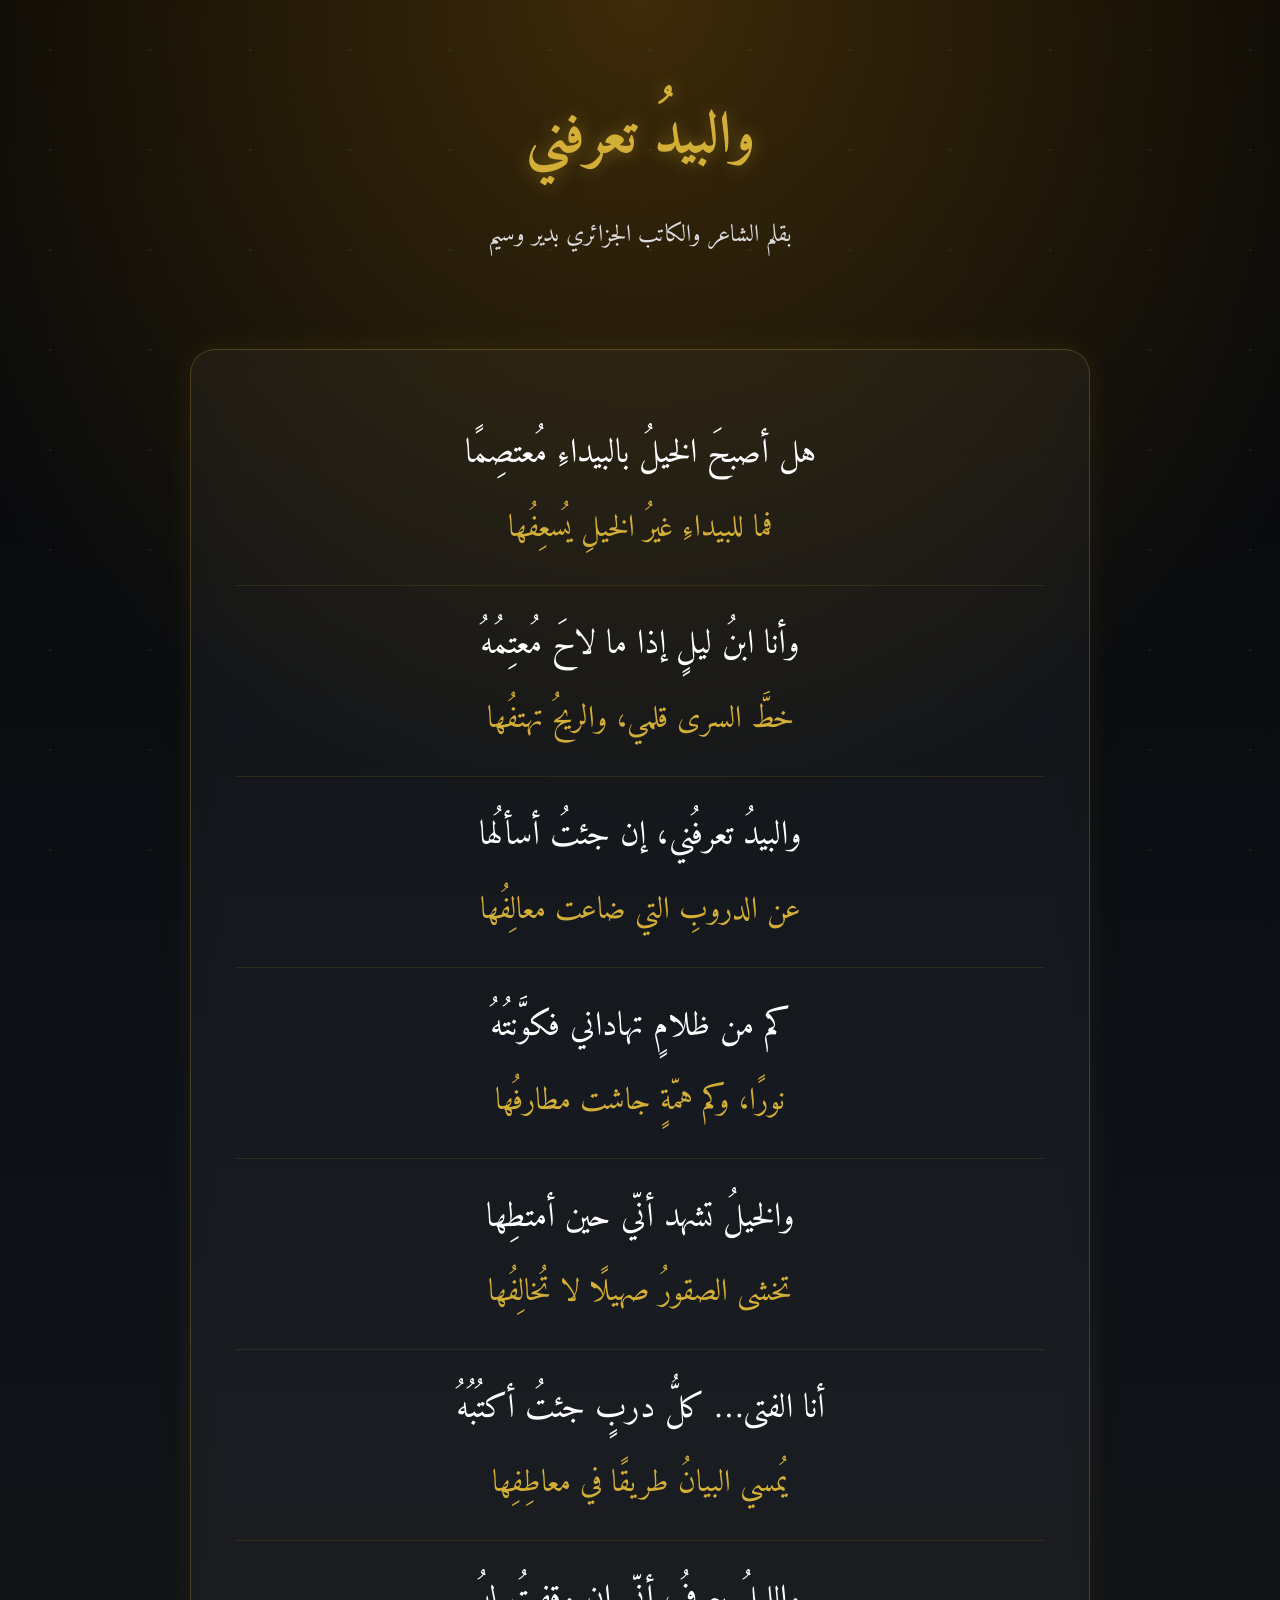
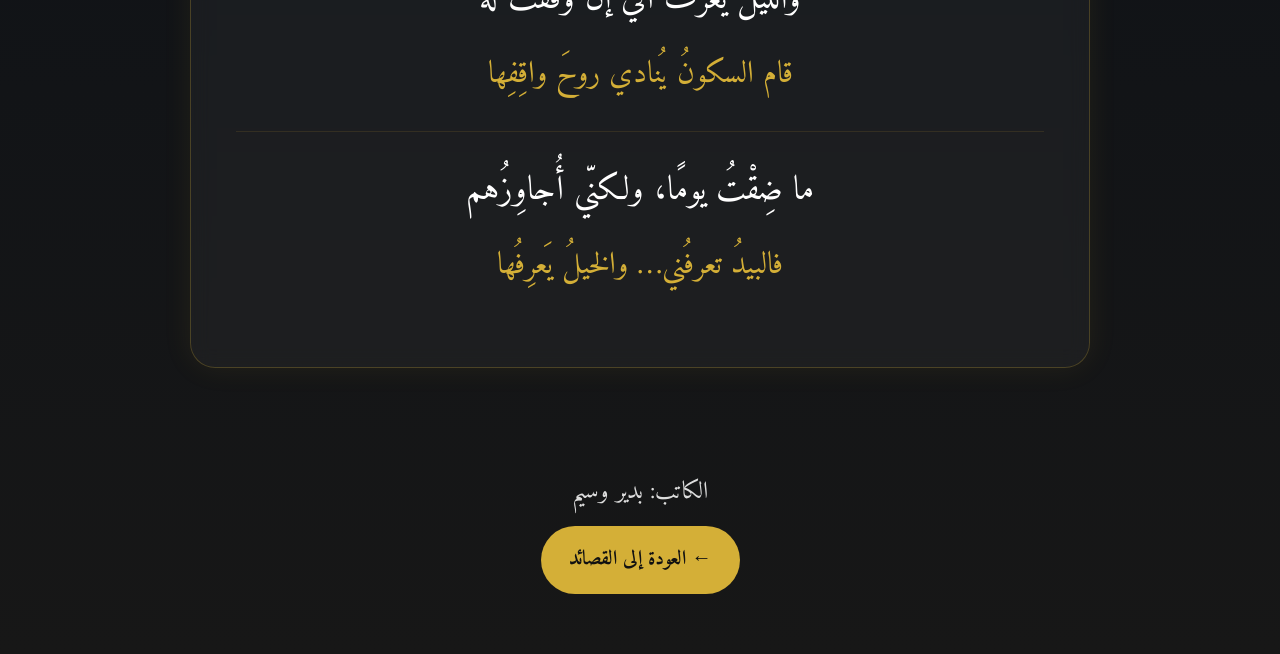
<file: poem6.html>
<!DOCTYPE html>
<html lang="ar" dir="rtl">

<head>

<meta charset="UTF-8">
<meta name="viewport" content="width=device-width, initial-scale=1.0">

<title>والبيدُ تعرفني | بدير وسيم</title>

<link href="https://fonts.googleapis.com/css2?family=Amiri:wght@400;700&display=swap" rel="stylesheet">

<style>

*{
margin:0;
padding:0;
box-sizing:border-box;
}

body{
font-family:'Amiri',serif;

background:
radial-gradient(circle at top,#3d2b09 0%,transparent 35%),
linear-gradient(180deg,#050505,#0d1117,#171717);

color:white;
line-height:2;
overflow-x:hidden;
}

body::before{
content:"";
position:fixed;
top:0;
left:0;
width:100%;
height:100%;

background-image:radial-gradient(white 1px,transparent 1px);

background-size:100px 100px;

opacity:.08;

pointer-events:none;

z-index:-1;
}

header{

text-align:center;

padding:80px 20px 50px;

}

header h1{

font-size:58px;

color:#d4af37;

margin-bottom:15px;

text-shadow:0 0 18px rgba(212,175,55,.4);

}

header p{

font-size:24px;

color:#ddd;

}

.poem{

max-width:900px;

margin:40px auto;

padding:45px;

background:rgba(255,255,255,.04);

border:1px solid rgba(212,175,55,.25);

border-radius:25px;

backdrop-filter:blur(10px);

box-shadow:0 0 30px rgba(212,175,55,.08);

}

.verse{

padding:25px 0;

border-bottom:1px solid rgba(212,175,55,.12);

text-align:center;

}

.verse:last-child{

border-bottom:none;

}

.sadr{

font-size:34px;

color:#ffffff;

margin-bottom:10px;

}

.ajz{

font-size:31px;

color:#d4af37;

}

footer{

text-align:center;

padding:60px 20px;

}

.author{

font-size:24px;

color:#ddd;

margin-bottom:10px;

}

.back{

display:inline-block;

padding:14px 28px;

background:#d4af37;

color:#111;

text-decoration:none;

font-size:20px;

font-weight:bold;

border-radius:50px;

transition:.3s;

}

.back:hover{

transform:translateY(-5px);

background:#e5c65b;

box-shadow:0 0 25px rgba(212,175,55,.6);

}

@media(max-width:768px){

header h1{
font-size:40px;
}

.sadr,
.ajz{
font-size:24px;
}

}

</style>

</head>

<body>

<header>

<h1>
والبيدُ تعرفني
</h1>

<p>
بقلم الشاعر والكاتب الجزائري بدير وسيم
</p>

</header>

<section class="poem">

<div class="verse">

<div class="sadr">
هل أصبحَ الخيلُ بالبيداءِ مُعتصِمًا
</div>

<div class="ajz">
فما للبيداءِ غيرُ الخيلِ يُسعِفُها
</div>

</div>


<div class="verse">

<div class="sadr">
وأنا ابنُ ليلٍ إذا ما لاحَ مُعتِمُهُ
</div>

<div class="ajz">
خطَّ السرى قلمي، والريحُ تهتفُها
</div>

</div>


<div class="verse">

<div class="sadr">
والبيدُ تعرفُني، إن جئتُ أسألُها
</div>

<div class="ajz">
عن الدروبِ التي ضاعت معالِفُها
</div>

</div>


<div class="verse">

<div class="sadr">
كم من ظلامٍ تهاداني فكوَّنتُهُ
</div>

<div class="ajz">
نورًا، وكم همّةٍ جاشت مطارفُها
</div>

</div>


<div class="verse">

<div class="sadr">
والخيلُ تشهد أنّي حين أمتطِها
</div>

<div class="ajz">
تخشى الصقورُ صهيلًا لا تُخالِفُها
</div>

</div>


<div class="verse">

<div class="sadr">
أنا الفتى… كلُّ دربٍ جئتُ أكتُبُهُ
</div>

<div class="ajz">
يُمسي البيانُ طريقًا في معاطِفِها
</div>

</div>


<div class="verse">

<div class="sadr">
والليلُ يعرفُ أنّي إن وقفتُ لهُ
</div>

<div class="ajz">
قام السكونُ يُنادي روحَ واقِفِها
</div>

</div>


<div class="verse">

<div class="sadr">
ما ضِقْتُ يومًا، ولكنّي أُجاوِزُهم
</div>

<div class="ajz">
فالبيدُ تعرفُني… والخيلُ يَعرِفُها
</div>

</div>

</section>

<footer>

<div class="author">
الكاتب: بدير وسيم
</div>

<a href="poems.html" class="back">
← العودة إلى القصائد
</a>

</footer>

</body>

</html>
</file>
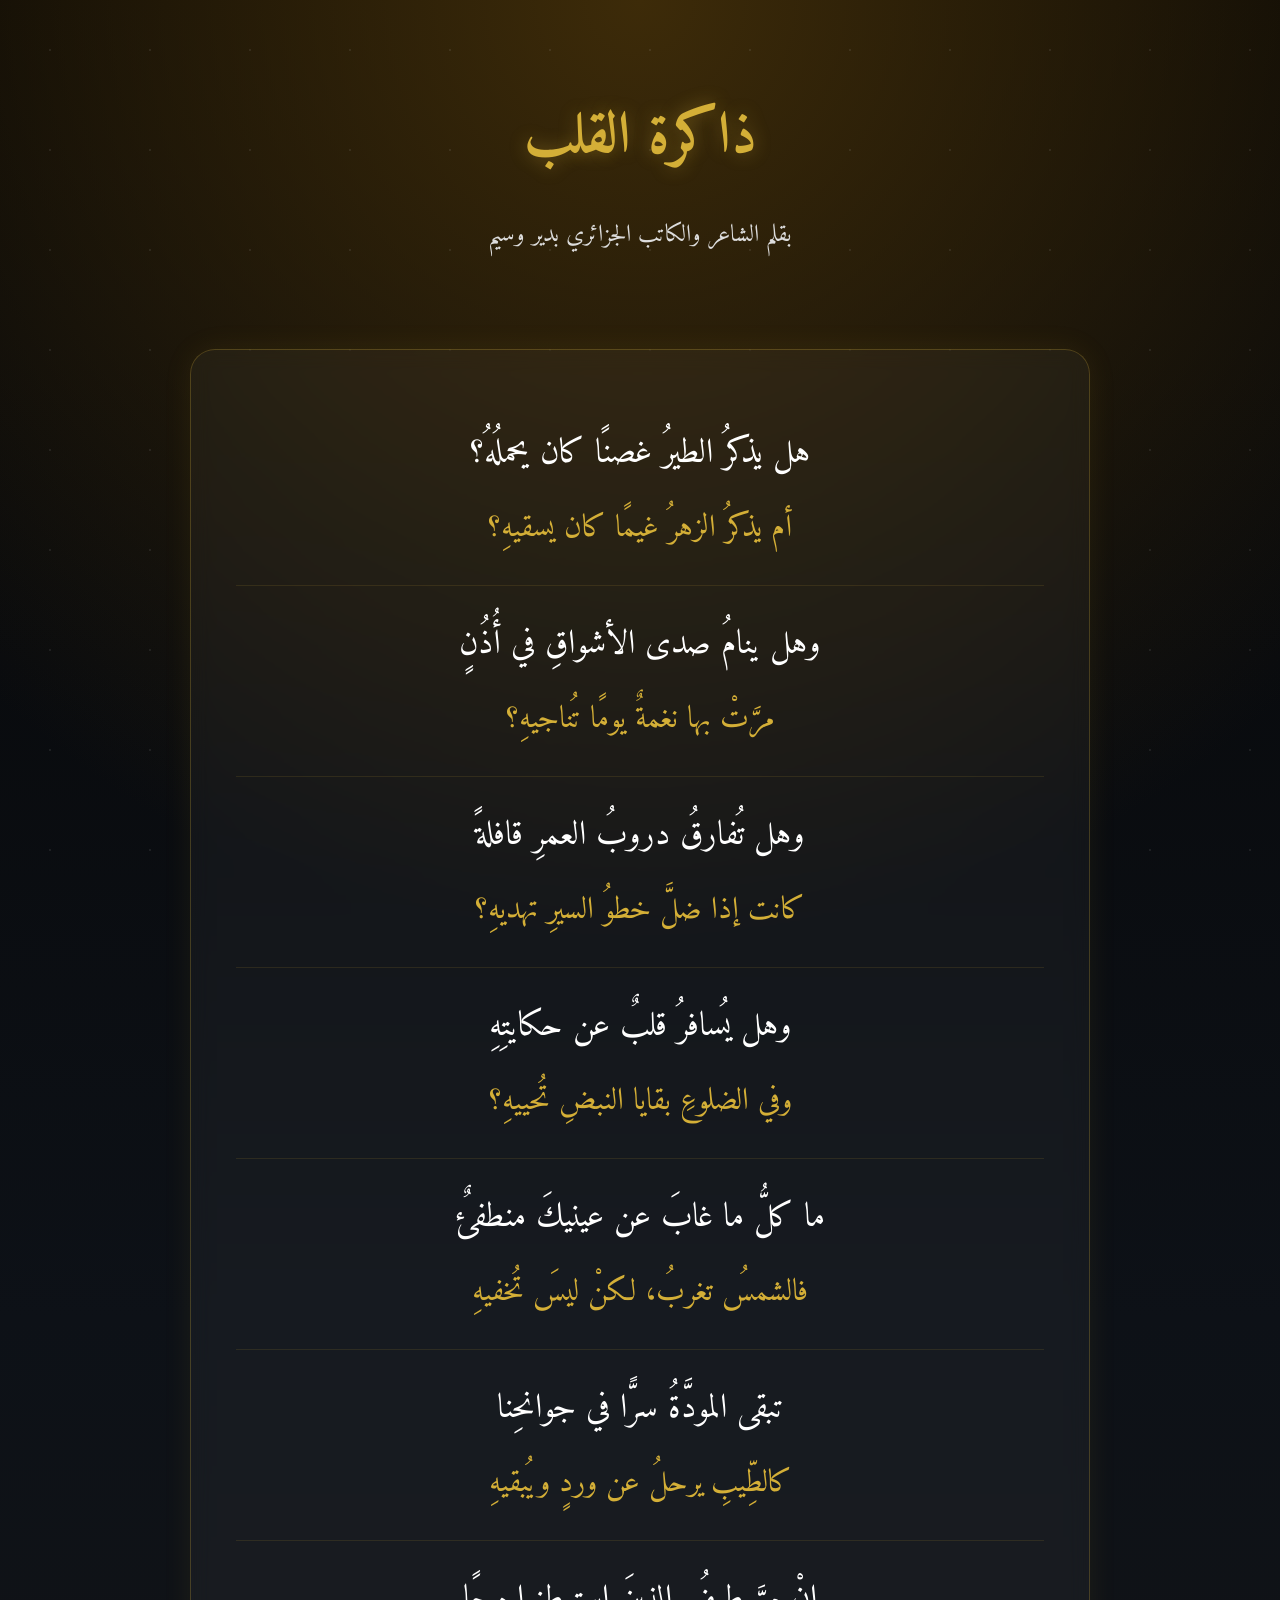
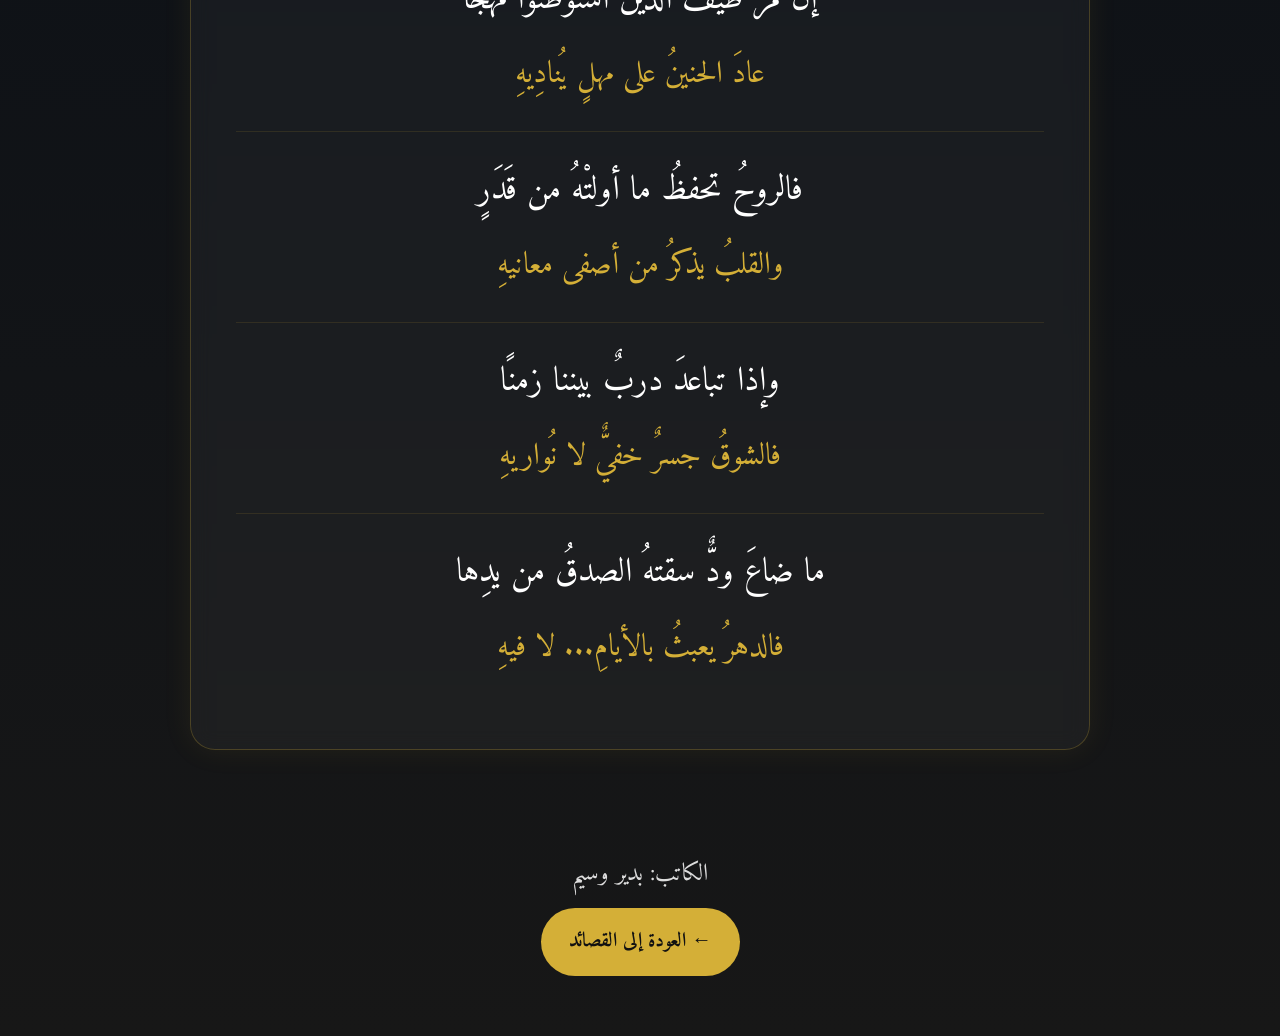
<file: poem7.html>
<!DOCTYPE html>
<html lang="ar" dir="rtl">

<head>

<meta charset="UTF-8">
<meta name="viewport" content="width=device-width, initial-scale=1.0">

<title>ذاكرة القلب | بدير وسيم</title>

<link href="https://fonts.googleapis.com/css2?family=Amiri:wght@400;700&display=swap" rel="stylesheet">

<style>

*{
margin:0;
padding:0;
box-sizing:border-box;
}

body{
font-family:'Amiri',serif;

background:
radial-gradient(circle at top,#3d2b09 0%,transparent 35%),
linear-gradient(180deg,#050505,#0d1117,#171717);

color:white;
line-height:2;
overflow-x:hidden;
}

body::before{
content:"";
position:fixed;
top:0;
left:0;
width:100%;
height:100%;

background-image:radial-gradient(white 1px,transparent 1px);

background-size:100px 100px;

opacity:.08;

pointer-events:none;

z-index:-1;
}

header{

text-align:center;

padding:80px 20px 50px;

}

header h1{

font-size:58px;

color:#d4af37;

margin-bottom:15px;

text-shadow:0 0 18px rgba(212,175,55,.4);

}

header p{

font-size:24px;

color:#ddd;

}

.poem{

max-width:900px;

margin:40px auto;

padding:45px;

background:rgba(255,255,255,.04);

border:1px solid rgba(212,175,55,.25);

border-radius:25px;

backdrop-filter:blur(10px);

box-shadow:0 0 30px rgba(212,175,55,.08);

}

.verse{

padding:25px 0;

border-bottom:1px solid rgba(212,175,55,.12);

text-align:center;

}

.verse:last-child{

border-bottom:none;

}

.sadr{

font-size:34px;

color:#ffffff;

margin-bottom:10px;

}

.ajz{

font-size:31px;

color:#d4af37;

}

footer{

text-align:center;

padding:60px 20px;

}

.author{

font-size:24px;

color:#ddd;

margin-bottom:10px;

}

.back{

display:inline-block;

padding:14px 28px;

background:#d4af37;

color:#111;

text-decoration:none;

font-size:20px;

font-weight:bold;

border-radius:50px;

transition:.3s;

}

.back:hover{

transform:translateY(-5px);

background:#e5c65b;

box-shadow:0 0 25px rgba(212,175,55,.6);

}

@media(max-width:768px){

header h1{
font-size:40px;
}

.sadr,
.ajz{
font-size:24px;
}

}

</style>

</head>

<body>

<header>

<h1>
ذاكرة القلب
</h1>

<p>
بقلم الشاعر والكاتب الجزائري بدير وسيم
</p>

</header>

<section class="poem">

<div class="verse">
<div class="sadr">هل يذكرُ الطيرُ غصنًا كان يحملُهُ؟</div>
<div class="ajz">أم يذكرُ الزهرُ غيمًا كان يسقيهِ؟</div>
</div>

<div class="verse">
<div class="sadr">وهل ينامُ صدى الأشواقِ في أُذُنٍ</div>
<div class="ajz">مرَّتْ بها نغمةٌ يومًا تُناجيهِ؟</div>
</div>

<div class="verse">
<div class="sadr">وهل تُفارقُ دروبُ العمرِ قافلةً</div>
<div class="ajz">كانت إذا ضلَّ خطوُ السيرِ تهديهِ؟</div>
</div>

<div class="verse">
<div class="sadr">وهل يُسافرُ قلبٌ عن حكايتِهِ</div>
<div class="ajz">وفي الضلوعِ بقايا النبضِ تُحييهِ؟</div>
</div>

<div class="verse">
<div class="sadr">ما كلُّ ما غابَ عن عينيكَ منطفئٌ</div>
<div class="ajz">فالشمسُ تغربُ، لكنْ ليسَ تُخفيهِ</div>
</div>

<div class="verse">
<div class="sadr">تبقى المودَّةُ سرًّا في جوانحِنا</div>
<div class="ajz">كالطِّيبِ يرحلُ عن وردٍ ويُبقيهِ</div>
</div>

<div class="verse">
<div class="sadr">إنْ مرَّ طيفُ الذينَ استوطنوا مهجًا</div>
<div class="ajz">عادَ الحنينُ على مهلٍ يُنادِيهِ</div>
</div>

<div class="verse">
<div class="sadr">فالروحُ تحفظُ ما أولتْهُ من قَدَرٍ</div>
<div class="ajz">والقلبُ يذكرُ من أصفى معانيهِ</div>
</div>

<div class="verse">
<div class="sadr">وإذا تباعدَ دربٌ بيننا زمنًا</div>
<div class="ajz">فالشوقُ جسرٌ خفيٌّ لا نُواريهِ</div>
</div>

<div class="verse">
<div class="sadr">ما ضاعَ ودٌّ سقتهُ الصدقُ من يدِها</div>
<div class="ajz">فالدهرُ يعبثُ بالأيامِ... لا فيهِ</div>
</div>

</section>

<footer>

<div class="author">
الكاتب: بدير وسيم
</div>

<a href="poems.html" class="back">
← العودة إلى القصائد
</a>

</footer>

</body>

                                              </html>
</file>
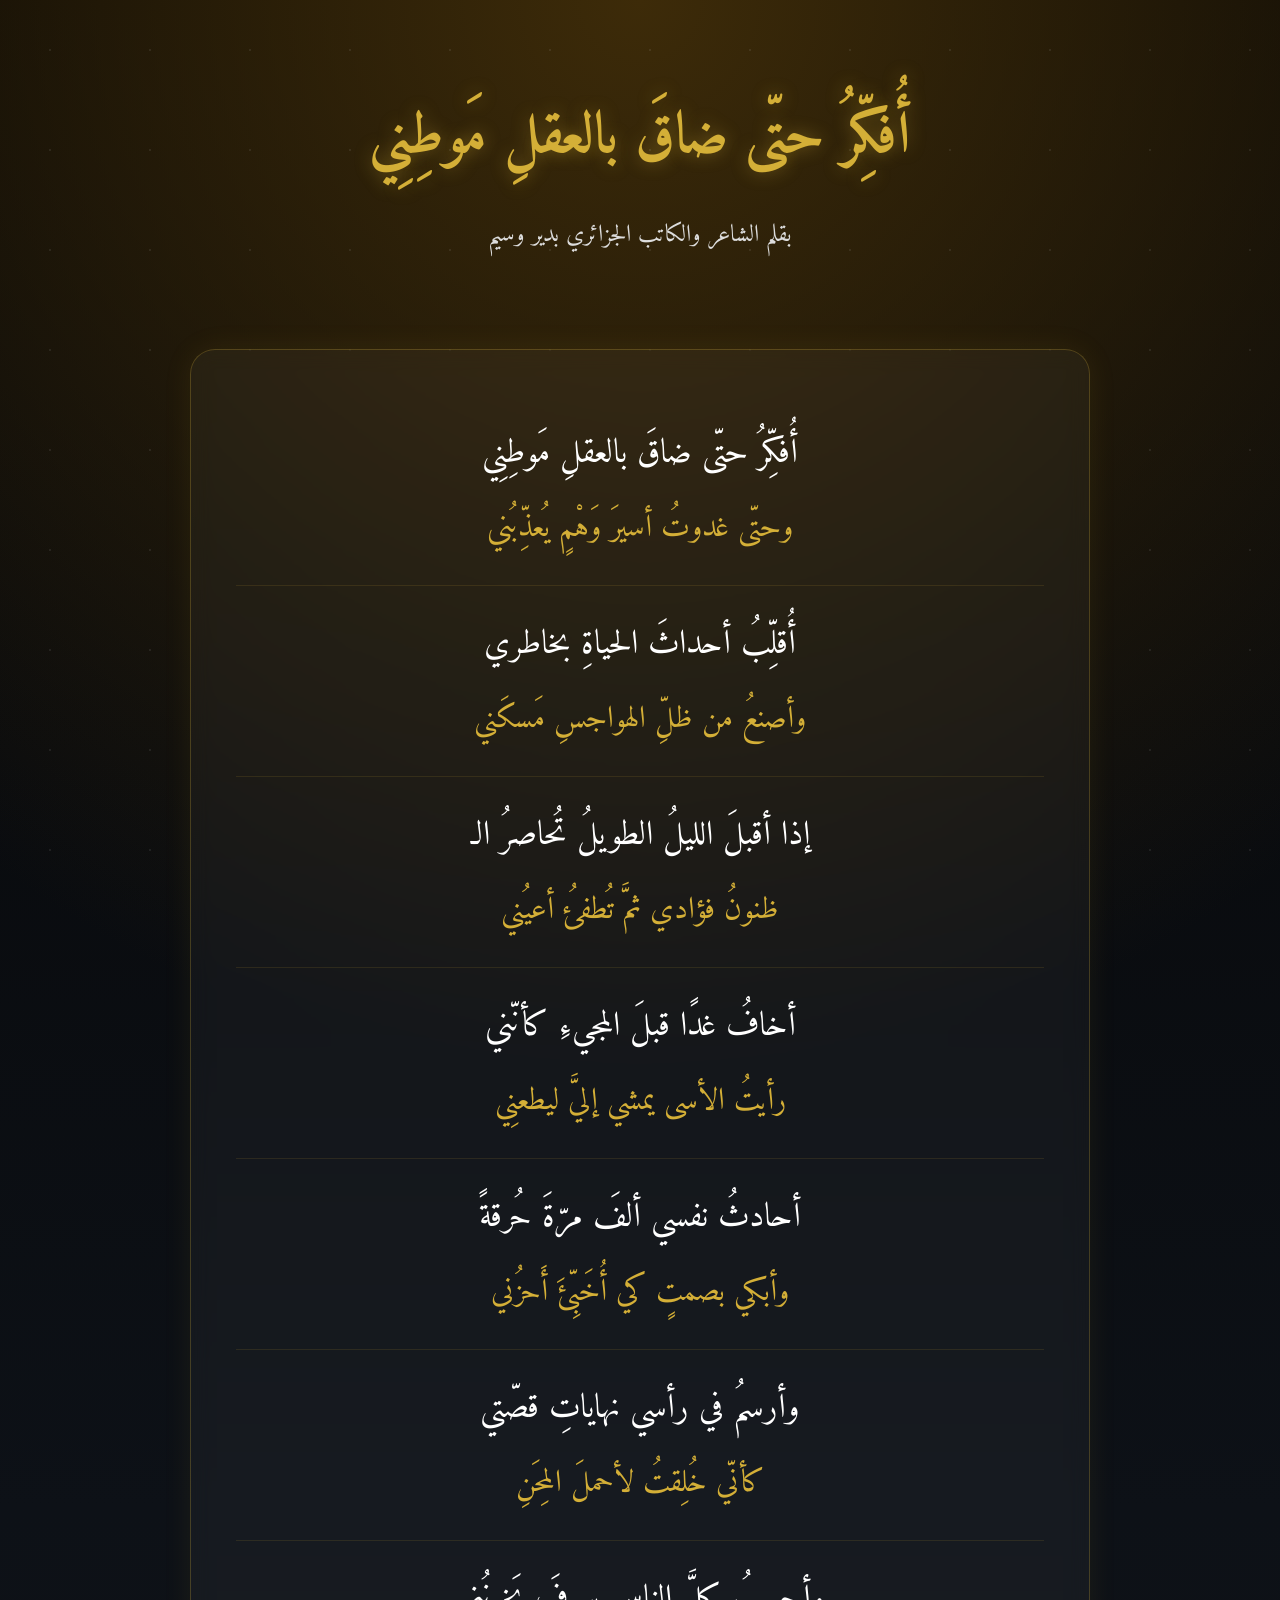
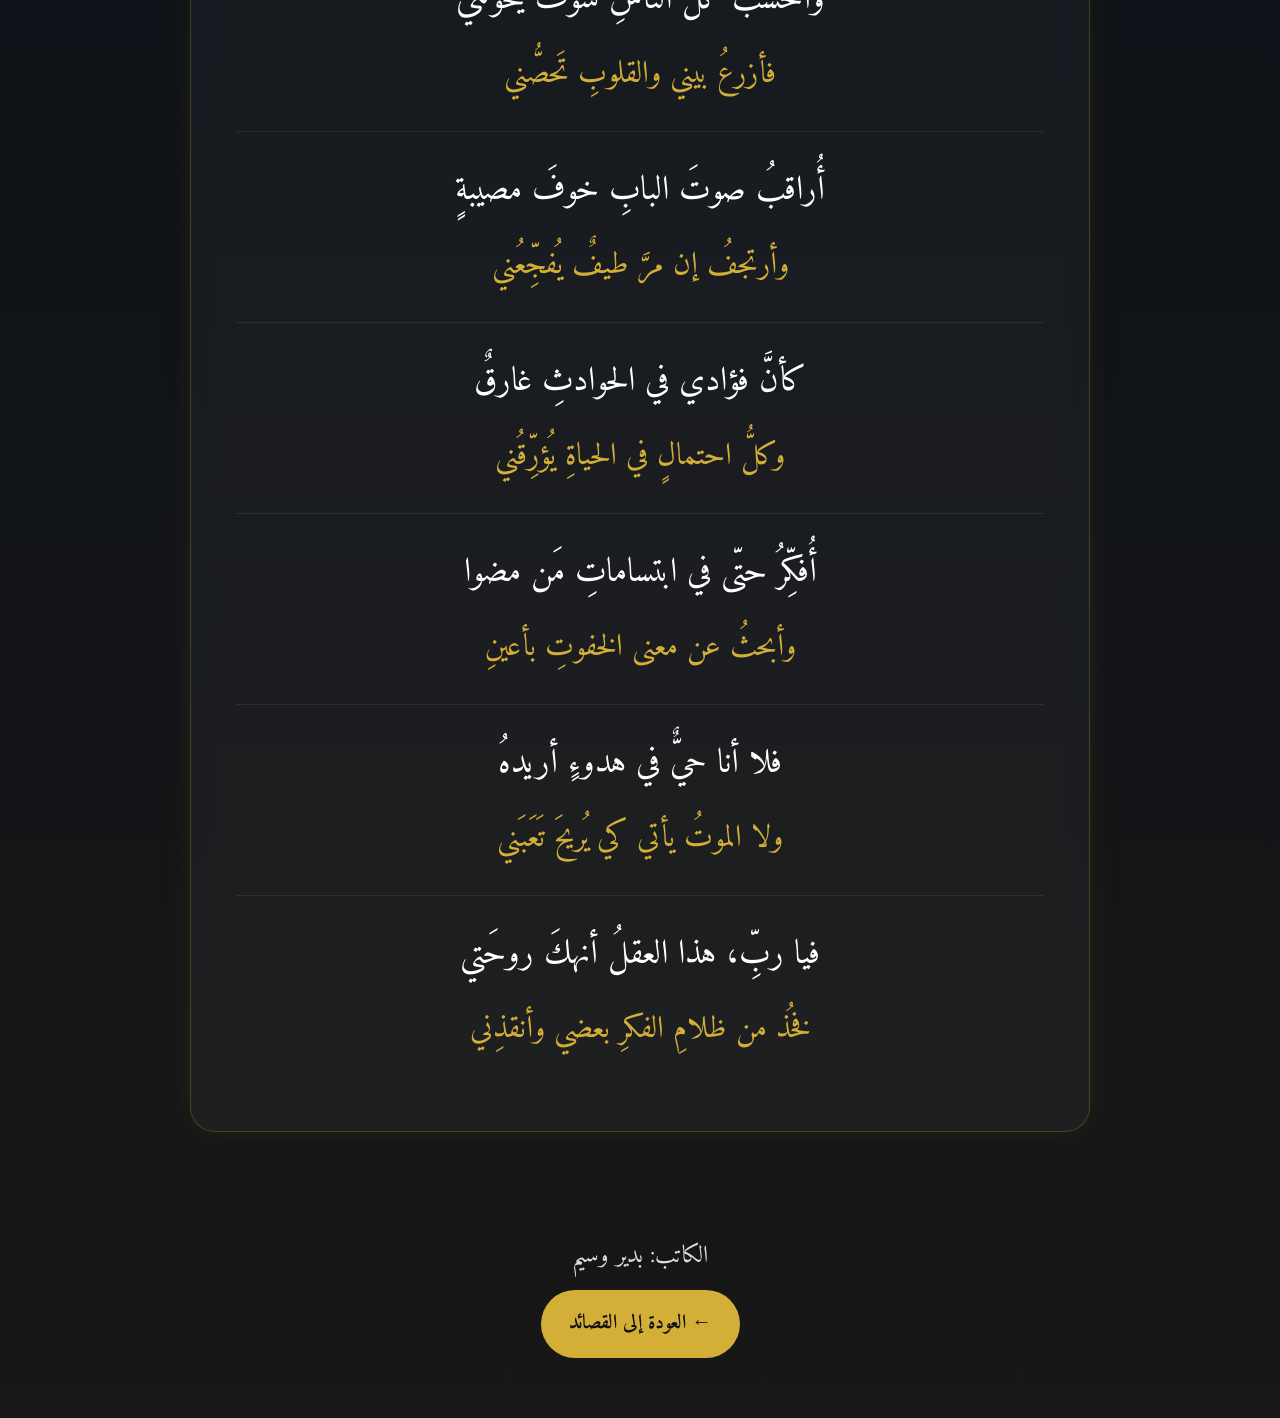
<file: poem8.html>
<!DOCTYPE html>
<html lang="ar" dir="rtl">

<head>

<meta charset="UTF-8">
<meta name="viewport" content="width=device-width, initial-scale=1.0">

<title>أفكّر حتى ضاق بالعقل موطني | بدير وسيم</title>

<link href="https://fonts.googleapis.com/css2?family=Amiri:wght@400;700&display=swap" rel="stylesheet">

<style>

*{
margin:0;
padding:0;
box-sizing:border-box;
}

body{
font-family:'Amiri',serif;

background:
radial-gradient(circle at top,#3d2b09 0%,transparent 35%),
linear-gradient(180deg,#050505,#0d1117,#171717);

color:white;
line-height:2;
overflow-x:hidden;
}

body::before{
content:"";
position:fixed;
top:0;
left:0;
width:100%;
height:100%;

background-image:radial-gradient(white 1px,transparent 1px);

background-size:100px 100px;

opacity:.08;

pointer-events:none;

z-index:-1;
}

header{

text-align:center;

padding:80px 20px 50px;

}

header h1{

font-size:58px;

color:#d4af37;

margin-bottom:15px;

text-shadow:0 0 18px rgba(212,175,55,.4);

}

header p{

font-size:24px;

color:#ddd;

}

.poem{

max-width:900px;

margin:40px auto;

padding:45px;

background:rgba(255,255,255,.04);

border:1px solid rgba(212,175,55,.25);

border-radius:25px;

backdrop-filter:blur(10px);

box-shadow:0 0 30px rgba(212,175,55,.08);

}

.verse{

padding:25px 0;

border-bottom:1px solid rgba(212,175,55,.12);

text-align:center;

}

.verse:last-child{

border-bottom:none;

}

.sadr{

font-size:34px;

color:#ffffff;

margin-bottom:10px;

}

.ajz{

font-size:31px;

color:#d4af37;

}

footer{

text-align:center;

padding:60px 20px;

}

.author{

font-size:24px;

color:#ddd;

margin-bottom:10px;

}

.back{

display:inline-block;

padding:14px 28px;

background:#d4af37;

color:#111;

text-decoration:none;

font-size:20px;

font-weight:bold;

border-radius:50px;

transition:.3s;

}

.back:hover{

transform:translateY(-5px);

background:#e5c65b;

box-shadow:0 0 25px rgba(212,175,55,.6);

}

@media(max-width:768px){

header h1{
font-size:40px;
}

.sadr,
.ajz{
font-size:24px;
}

}

</style>

</head>

<body>

<header>

<h1>
أُفكِّرُ حتّى ضاقَ بالعقلِ مَوطِنِي
</h1>

<p>
بقلم الشاعر والكاتب الجزائري بدير وسيم
</p>

</header>

<section class="poem">

<div class="verse">
<div class="sadr">أُفكِّرُ حتّى ضاقَ بالعقلِ مَوطِنِي</div>
<div class="ajz">وحتّى غدوتُ أسيرَ وَهْمٍ يُعذِّبُني</div>
</div>

<div class="verse">
<div class="sadr">أُقلِّبُ أحداثَ الحياةِ بخاطري</div>
<div class="ajz">وأصنعُ من ظلِّ الهواجسِ مَسكَني</div>
</div>

<div class="verse">
<div class="sadr">إذا أقبلَ الليلُ الطويلُ تُحاصرُ الـ</div>
<div class="ajz">ظنونُ فؤادي ثمَّ تُطفئُ أعيُني</div>
</div>

<div class="verse">
<div class="sadr">أخافُ غدًا قبلَ المجيءِ كأنّني</div>
<div class="ajz">رأيتُ الأسى يمشي إليَّ ليطعنِي</div>
</div>

<div class="verse">
<div class="sadr">أحادثُ نفسي ألفَ مرّةَ حُرقةً</div>
<div class="ajz">وأبكي بصمتٍ كي أُخَبِّئَ أَحزُني</div>
</div>

<div class="verse">
<div class="sadr">وأرسمُ في رأسي نهاياتِ قصّتي</div>
<div class="ajz">كأنّي خُلِقتُ لأحملَ المِحَنِ</div>
</div>

<div class="verse">
<div class="sadr">وأحسبُ كلَّ الناسِ سوفَ يَخونُني</div>
<div class="ajz">فأزرعُ بيني والقلوبِ تَحصُّني</div>
</div>

<div class="verse">
<div class="sadr">أُراقبُ صوتَ البابِ خوفَ مصيبةٍ</div>
<div class="ajz">وأرتجفُ إن مرَّ طيفٌ يُفجِّعُني</div>
</div>

<div class="verse">
<div class="sadr">كأنَّ فؤادي في الحوادثِ غارقٌ</div>
<div class="ajz">وكلُّ احتمالٍ في الحياةِ يُؤرِّقُني</div>
</div>

<div class="verse">
<div class="sadr">أُفكِّرُ حتّى في ابتساماتِ مَن مضوا</div>
<div class="ajz">وأبحثُ عن معنى الخفوتِ بأعينِ</div>
</div>

<div class="verse">
<div class="sadr">فلا أنا حيٌّ في هدوءٍ أريدهُ</div>
<div class="ajz">ولا الموتُ يأتي كي يُريحَ تَعَبَني</div>
</div>

<div class="verse">
<div class="sadr">فيا ربِّ، هذا العقلُ أنهكَ روحَتي</div>
<div class="ajz">فخُذ من ظلامِ الفكرِ بعضي وأنقذِني</div>
</div>

</section>

<footer>

<div class="author">
الكاتب: بدير وسيم
</div>

<a href="poems.html" class="back">
← العودة إلى القصائد
</a>

</footer>

</body>

</html>
</file>
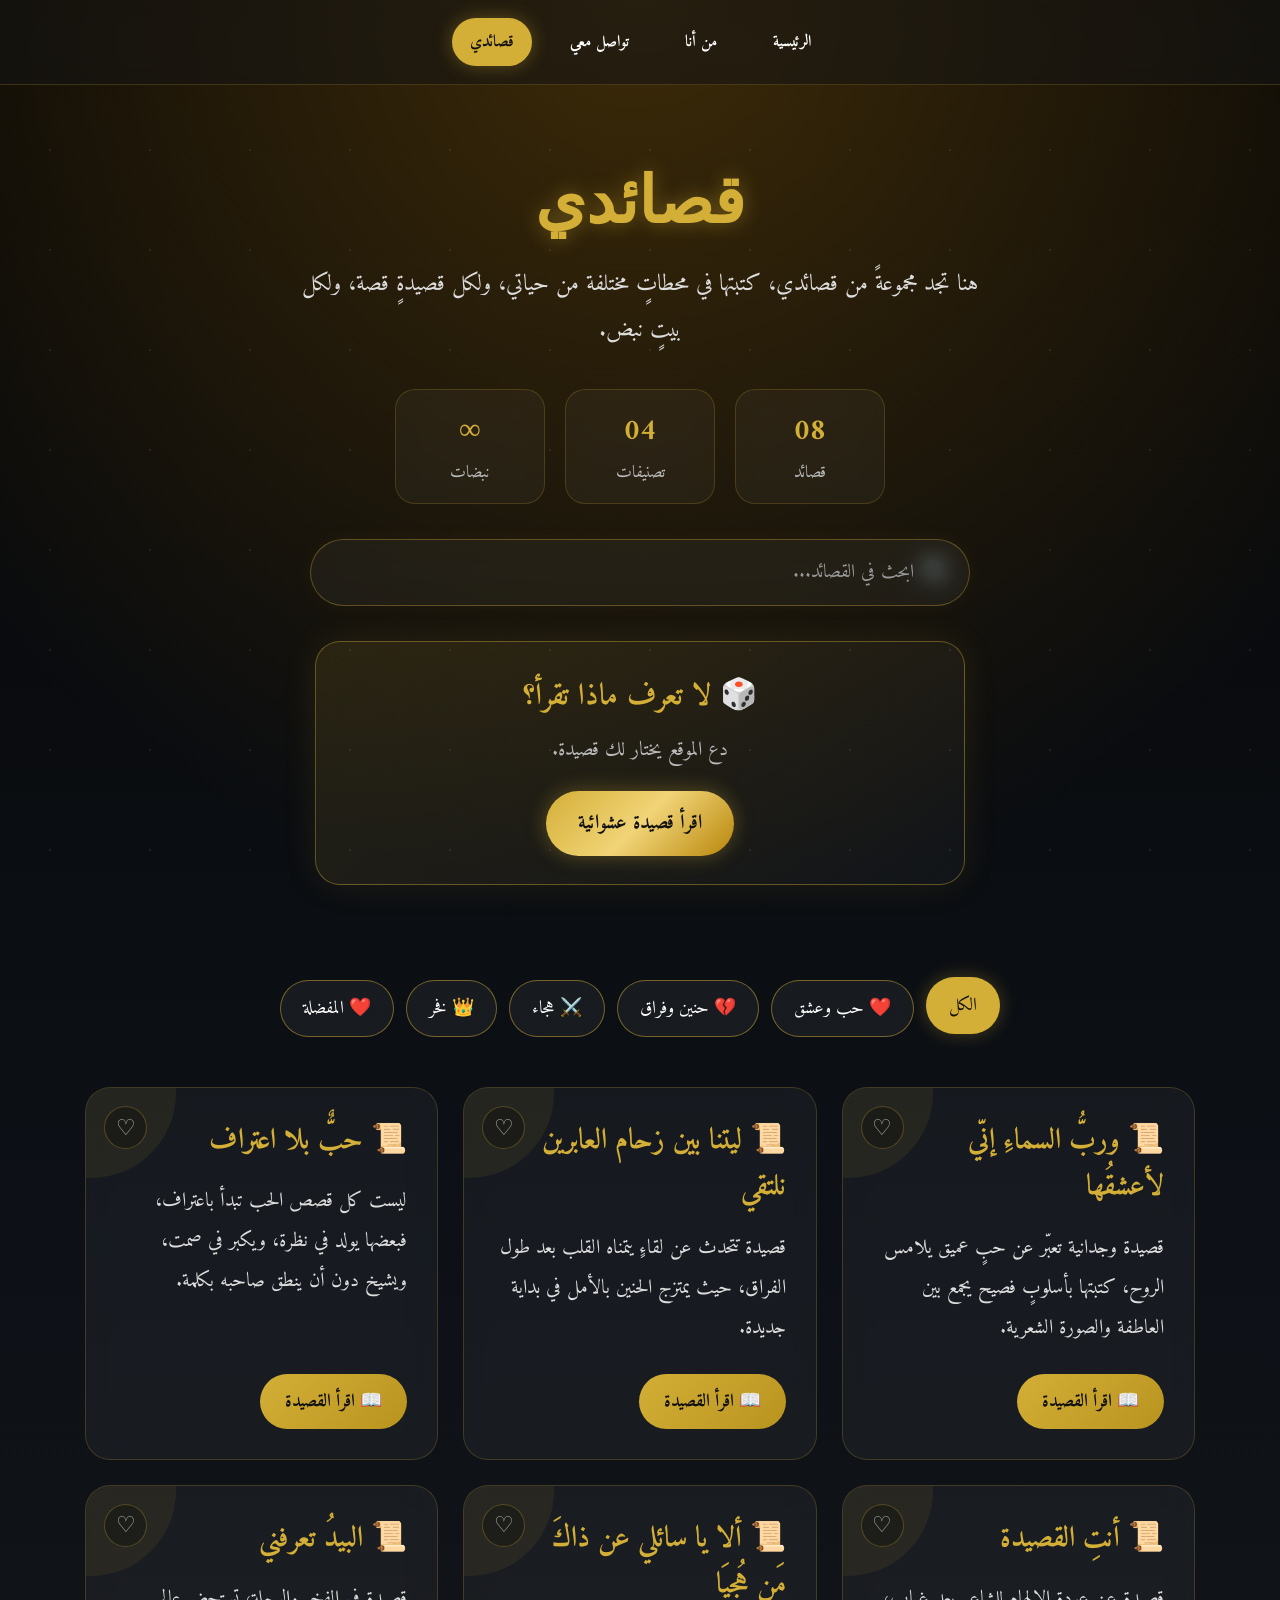
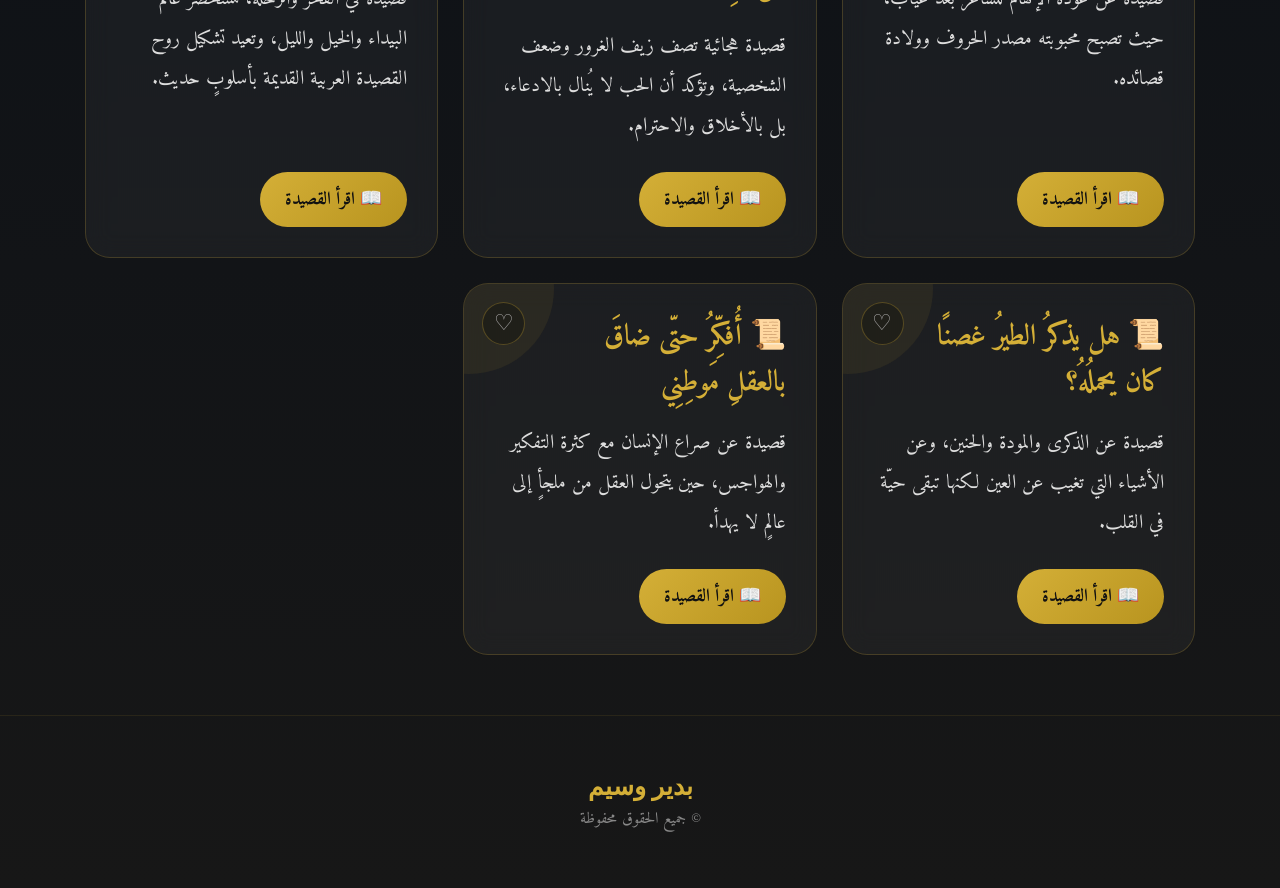
<file: poems.html>
<!DOCTYPE html>
<html lang="ar" dir="rtl">

<head>

<meta charset="UTF-8">
<meta name="viewport" content="width=device-width, initial-scale=1.0">

<title>قصائدي | بدير وسيم</title>

<link href="https://fonts.googleapis.com/css2?family=Amiri:wght@400;700&family=Cinzel:wght@400;600;700&display=swap" rel="stylesheet">

<style>

/* =========================
   الإعدادات العامة
========================= */

*{
margin:0;
padding:0;
box-sizing:border-box;
}

html{
scroll-behavior:smooth;
}

body{

font-family:'Amiri',serif;

background:
radial-gradient(circle at top,#3d2b09 0%,transparent 35%),
linear-gradient(180deg,#050505,#0d1117,#171717);

color:white;

overflow-x:hidden;

}

/* النجوم */

body::before{

content:"";

position:fixed;

top:0;
left:0;

width:100%;
height:100%;

background-image:
radial-gradient(white 1px,transparent 1px);

background-size:100px 100px;

opacity:.08;

pointer-events:none;

z-index:-1;

}


/* =========================
   القائمة
========================= */

nav{

display:flex;

justify-content:center;

align-items:center;

gap:20px;

padding:18px;

background:rgba(20,20,20,.55);

backdrop-filter:blur(12px);

-webkit-backdrop-filter:blur(12px);

border-bottom:1px solid rgba(212,175,55,.2);

position:relative;

z-index:10;

}

nav a{

color:white;

text-decoration:none;

font-weight:bold;

padding:10px 18px;

border-radius:30px;

transition:.3s;

}

nav a:hover,
nav a.active{

background:#d4af37;

color:#111;

box-shadow:0 0 18px rgba(212,175,55,.35);

}


/* =========================
   HEADER
========================= */

.header{

text-align:center;

padding:75px 20px 30px;

}

.header h1{

font-family:'Cinzel',serif;

font-size:clamp(45px,7vw,65px);

color:#d4af37;

margin-bottom:15px;

text-shadow:0 0 20px rgba(212,175,55,.4);

}

.header p{

font-size:23px;

color:#ddd;

line-height:2;

max-width:700px;

margin:auto;

}


/* =========================
   الإحصائيات
========================= */

.stats{

display:flex;

justify-content:center;

gap:20px;

flex-wrap:wrap;

margin:35px auto;

}

.stat{

min-width:150px;

padding:15px 25px;

background:rgba(255,255,255,.04);

border:1px solid rgba(212,175,55,.2);

border-radius:20px;

backdrop-filter:blur(10px);

}

.stat strong{

display:block;

font-size:30px;

color:#d4af37;

}

.stat span{

color:#bbb;

font-size:17px;

}


/* =========================
   البحث
========================= */

.search-box{

max-width:700px;

margin:35px auto 25px;

padding:0 20px;

}

.search-wrapper{

position:relative;

}

.search-wrapper span{

position:absolute;

right:20px;

top:50%;

transform:translateY(-50%);

font-size:22px;

color:#d4af37;

pointer-events:none;

}

#searchInput{

width:100%;

padding:16px 55px 16px 50px;

border-radius:50px;

border:1px solid rgba(212,175,55,.35);

outline:none;

background:rgba(255,255,255,.045);

backdrop-filter:blur(12px);

-webkit-backdrop-filter:blur(12px);

color:white;

font-family:'Amiri',serif;

font-size:19px;

transition:.35s;

box-shadow:0 0 20px rgba(212,175,55,.05);

}

#searchInput::placeholder{

color:#999;

}

#searchInput:focus{

border-color:#d4af37;

box-shadow:

0 0 20px rgba(212,175,55,.15),

0 0 35px rgba(212,175,55,.06);

}

.clear-search{

position:absolute;

left:18px;

top:50%;

transform:translateY(-50%);

border:none;

background:none;

color:#888;

font-size:22px;

cursor:pointer;

display:none;

transition:.3s;

}

.clear-search:hover{

color:#d4af37;

}


/* =========================
   القصيدة العشوائية
========================= */

.random-poem{

max-width:650px;

margin:35px auto 45px;

padding:28px;

background:

linear-gradient(

135deg,

rgba(212,175,55,.12),

rgba(255,255,255,.03)

);

border:1px solid rgba(212,175,55,.4);

border-radius:25px;

box-shadow:0 0 35px rgba(212,175,55,.1);

}

.random-poem h2{

font-size:30px;

color:#d4af37;

margin-bottom:8px;

}

.random-poem p{

font-size:20px;

color:#bbb;

margin-bottom:20px;

}

.random-poem button{

padding:15px 32px;

font-family:'Amiri',serif;

font-size:20px;

font-weight:bold;

color:#111;

background:linear-gradient(135deg,#d4af37,#f1d477,#b8860b);

border:none;

border-radius:50px;

cursor:pointer;

box-shadow:0 0 20px rgba(212,175,55,.35);

transition:.35s;

}

.random-poem button:hover{

transform:translateY(-5px) scale(1.04);

box-shadow:0 0 35px rgba(212,175,55,.65);

}


/* =========================
   التصنيفات + المفضلة
========================= */

.categories{

display:flex;

justify-content:center;

align-items:center;

gap:12px;

flex-wrap:wrap;

margin:20px auto 50px;

padding:0 20px;

}

.categories button{

padding:12px 22px;

border:1px solid rgba(212,175,55,.5);

border-radius:30px;

background:rgba(255,255,255,.05);

color:white;

font-family:'Amiri',serif;

font-size:18px;

cursor:pointer;

transition:.3s;

}

.categories button:hover,
.categories button.active{

background:#d4af37;

color:#111;

transform:translateY(-3px);

box-shadow:0 0 18px rgba(212,175,55,.3);

}


/* =========================
   رسالة البحث
========================= */

#noResults{

display:none;

text-align:center;

max-width:600px;

margin:20px auto 60px;

padding:35px 20px;

color:#aaa;

font-size:21px;

}

#noResults strong{

display:block;

font-size:28px;

color:#d4af37;

margin-bottom:10px;

}


/* =========================
   شبكة القصائد
========================= */

.poems-grid{

max-width:1150px;

margin:auto;

padding:0 20px 60px;

display:grid;

grid-template-columns:repeat(auto-fit,minmax(300px,1fr));

gap:25px;

}


/* =========================
   بطاقة القصيدة
========================= */

.poem{

position:relative;

display:flex;

flex-direction:column;

justify-content:space-between;

min-height:330px;

padding:30px;

background:rgba(255,255,255,.045);

border:1px solid rgba(212,175,55,.22);

border-radius:25px;

backdrop-filter:blur(12px);

-webkit-backdrop-filter:blur(12px);

transition:.4s;

overflow:hidden;

}

.poem::before{

content:"";

position:absolute;

top:-80px;

left:-80px;

width:170px;

height:170px;

background:rgba(212,175,55,.08);

border-radius:50%;

transition:.5s;

pointer-events:none;

}

.poem:hover{

transform:translateY(-10px);

border-color:rgba(212,175,55,.65);

box-shadow:0 15px 40px rgba(212,175,55,.15);

}

.poem:hover::before{

transform:scale(2);

}


/* =========================
   زر المفضلة
========================= */

.favorite-btn{

position:absolute;

top:18px;

left:18px;

width:43px;

height:43px;

border-radius:50%;

border:1px solid rgba(212,175,55,.3);

background:rgba(0,0,0,.25);

color:#aaa;

font-size:22px;

display:flex;

align-items:center;

justify-content:center;

cursor:pointer;

transition:.35s;

z-index:3;

}

.favorite-btn:hover{

transform:scale(1.1);

border-color:#d4af37;

color:#d4af37;

}

.favorite-btn.active{

color:#d4af37;

background:rgba(212,175,55,.12);

border-color:#d4af37;

box-shadow:0 0 18px rgba(212,175,55,.25);

}


/* =========================
   محتوى البطاقة
========================= */

.poem h2{

position:relative;

font-size:29px;

color:#d4af37;

line-height:1.6;

margin-bottom:18px;

padding-left:45px;

}

.poem p{

position:relative;

font-size:20px;

line-height:2;

color:#ddd;

margin-bottom:25px;

}


/* =========================
   زر القراءة
========================= */

.read-btn{

position:relative;

display:inline-block;

align-self:flex-start;

padding:12px 25px;

background:linear-gradient(135deg,#d4af37,#b8941f);

color:#111;

text-decoration:none;

border-radius:40px;

font-weight:bold;

font-size:18px;

transition:.3s;

}

.read-btn:hover{

transform:translateY(-4px);

box-shadow:0 0 25px rgba(212,175,55,.5);

}


/* =========================
   FOOTER
========================= */

footer{

text-align:center;

padding:55px 20px;

color:#888;

border-top:1px solid rgba(212,175,55,.1);

}

footer strong{

color:#d4af37;

font-family:'Cinzel',serif;

font-size:25px;

}


/* =========================
   الهاتف
========================= */

@media(max-width:600px){

nav{

gap:5px;

flex-wrap:wrap;

padding:12px 8px;

}

nav a{

padding:8px 12px;

font-size:15px;

}

.header{

padding:55px 16px 25px;

}

.header h1{

font-size:43px;

}

.header p{

font-size:20px;

}

.stats{

gap:10px;

}

.stat{

min-width:120px;

padding:12px 15px;

}

.stat strong{

font-size:27px;

}

.stat span{

font-size:16px;

}

.search-box{

padding:0 15px;

}

#searchInput{

font-size:17px;

padding:14px 50px 14px 45px;

}

.categories{

gap:8px;

margin-bottom:35px;

}

.categories button{

font-size:16px;

padding:9px 14px;

}

.poems-grid{

grid-template-columns:1fr;

padding:0 15px 50px;

}

.poem{

min-height:310px;

padding:27px 20px;

}

.poem h2{

font-size:26px;

padding-left:42px;

}

.poem p{

font-size:19px;

}

.favorite-btn{

width:40px;

height:40px;

top:15px;

left:15px;

}

}


/* =========================
   الشاشات الصغيرة جدًا
========================= */

@media(max-width:380px){

.header h1{

font-size:38px;

}

.header p{

font-size:18px;

}

.categories button{

font-size:15px;

padding:8px 11px;

}

.poem h2{

font-size:24px;

}

.poem p{

font-size:18px;

}

}


/* =========================
   تحديد النص
========================= */

::selection{

background:#d4af37;

color:#111;

}


/* =========================
   شريط التمرير
========================= */

::-webkit-scrollbar{

width:9px;

}

::-webkit-scrollbar-track{

background:#111;

}

::-webkit-scrollbar-thumb{

background:#d4af37;

border-radius:10px;

}

::-webkit-scrollbar-thumb:hover{

background:#e5c65b;

}

</style>

</head>


<body>


<!-- =========================
     القائمة
========================= -->

<nav>

<a href="index.html">الرئيسية</a>

<a href="about.html">من أنا</a>

<a href="contact.html">تواصل معي</a>

<a href="poems.html" class="active">قصائدي</a>

</nav>


<!-- =========================
     العنوان
========================= -->

<section class="header">

<h1>قصائدي</h1>

<p>

هنا تجد مجموعةً من قصائدي، كتبتها في محطاتٍ مختلفة من حياتي، ولكل قصيدةٍ قصة، ولكل بيتٍ نبض.

</p>


<!-- الإحصائيات -->

<div class="stats">

<div class="stat">

<strong>08</strong>

<span>قصائد</span>

</div>

<div class="stat">

<strong>04</strong>

<span>تصنيفات</span>

</div>

<div class="stat">

<strong>∞</strong>

<span>نبضات</span>

</div>

</div>


<!-- =========================
     البحث
========================= -->

<div class="search-box">

<div class="search-wrapper">

<span>🔍</span>

<input
type="search"
id="searchInput"
placeholder="ابحث في القصائد..."
autocomplete="off"
>

<button
class="clear-search"
id="clearSearch"
type="button"
onclick="clearSearch()"
>
×
</button>

</div>

</div>


<!-- =========================
     قصيدة عشوائية
========================= -->

<div class="random-poem">

<h2>🎲 لا تعرف ماذا تقرأ؟</h2>

<p>دع الموقع يختار لك قصيدة.</p>

<button onclick="randomPoem()">

اقرأ قصيدة عشوائية

</button>

</div>

</section>


<!-- =========================
     التصنيفات
========================= -->

<div class="categories">

<button
class="active"
onclick="filterPoems('all',this)"
>
الكل
</button>

<button onclick="filterPoems('love',this)">
❤️ حب وعشق
</button>

<button onclick="filterPoems('longing',this)">
💔 حنين وفراق
</button>

<button onclick="filterPoems('satire',this)">
⚔️ هجاء
</button>

<button onclick="filterPoems('pride',this)">
👑 فخر
</button>

<button onclick="filterPoems('favorites',this)">
❤️ المفضلة
</button>

</div>


<!-- رسالة عدم وجود نتائج -->

<div id="noResults">

<strong>🔎 لم نجد ما تبحث عنه</strong>

جرّب كلمة أخرى أو أزل التشكيل من بحثك.

</div>


<!-- =========================
     القصائد
========================= -->

<section class="poems-grid">


<!-- القصيدة 1 -->

<div
class="poem"
data-category="love"
data-search="ورب السماء اني لاعشقها حب عشق عشقها">

<button
class="favorite-btn"
data-poem="poem1"
onclick="toggleFavorite(this)"
aria-label="إضافة إلى المفضلة"
>
♡
</button>

<div>

<h2>📜 وربُّ السماءِ إنّي لأعشقُها</h2>

<p>

قصيدة وجدانية تعبّر عن حبٍ عميق يلامس الروح، كتبتها بأسلوبٍ فصيح يجمع بين العاطفة والصورة الشعرية.

</p>

</div>

<a href="poem1.html" class="read-btn">
📖 اقرأ القصيدة
</a>

</div>


<!-- القصيدة 2 -->

<div
class="poem"
data-category="longing"
data-search="ليتنا بين زحام العابرين نلتقي لقاء حنين فراق">

<button
class="favorite-btn"
data-poem="poem2"
onclick="toggleFavorite(this)"
aria-label="إضافة إلى المفضلة"
>
♡
</button>

<div>

<h2>📜 ليتنا بين زحام العابرين نلتقي</h2>

<p>

قصيدة تتحدث عن لقاءٍ يتمناه القلب بعد طول الفراق، حيث يمتزج الحنين بالأمل في بداية جديدة.

</p>

</div>

<a href="poem2.html" class="read-btn">
📖 اقرأ القصيدة
</a>

</div>


<!-- القصيدة 3 -->

<div
class="poem"
data-category="love"
data-search="حب بلا اعتراف الحب اعتراف صمت نظرة">

<button
class="favorite-btn"
data-poem="poem3"
onclick="toggleFavorite(this)"
aria-label="إضافة إلى المفضلة"
>
♡
</button>

<div>

<h2>📜 حبٌّ بلا اعتراف</h2>

<p>

ليست كل قصص الحب تبدأ باعتراف، فبعضها يولد في نظرة، ويكبر في صمت، ويشيخ دون أن ينطق صاحبه بكلمة.

</p>

</div>

<a href="poem3.html" class="read-btn">
📖 اقرأ القصيدة
</a>

</div>


<!-- القصيدة 4 -->

<div
class="poem"
data-category="love"
data-search="انت القصيدة الإلهام محبوبتي الحروف الشعر">

<button
class="favorite-btn"
data-poem="poem4"
onclick="toggleFavorite(this)"
aria-label="إضافة إلى المفضلة"
>
♡
</button>

<div>

<h2>📜 أنتِ القصيدة</h2>

<p>

قصيدة عن عودة الإلهام للشاعر بعد غياب، حيث تصبح محبوبته مصدر الحروف وولادة قصائده.

</p>

</div>

<a href="poem4.html" class="read-btn">
📖 اقرأ القصيدة
</a>

</div>


<!-- القصيدة 5 -->

<div
class="poem"
data-category="satire"
data-search="الا يا سائلي عن ذاك من هجيا هجاء سخرية غرور">

<button
class="favorite-btn"
data-poem="poem5"
onclick="toggleFavorite(this)"
aria-label="إضافة إلى المفضلة"
>
♡
</button>

<div>

<h2>📜 ألا يا سائلي عن ذاكَ مَن هُجِيَا</h2>

<p>

قصيدة هجائية تصف زيف الغرور وضعف الشخصية، وتؤكد أن الحب لا يُنال بالادعاء، بل بالأخلاق والاحترام.

</p>

</div>

<a href="poem5.html" class="read-btn">
📖 اقرأ القصيدة
</a>

</div>


<!-- القصيدة 6 -->

<div
class="poem"
data-category="pride"
data-search="البيد تعرفني فخر رحلة بيداء خيل ليل">

<button
class="favorite-btn"
data-poem="poem6"
onclick="toggleFavorite(this)"
aria-label="إضافة إلى المفضلة"
>
♡
</button>

<div>

<h2>📜 البيدُ تعرفني</h2>

<p>

قصيدة في الفخر والرحلة، تستحضر عالم البيداء والخيل والليل، وتعيد تشكيل روح القصيدة العربية القديمة بأسلوبٍ حديث.

</p>

</div>

<a href="poem6.html" class="read-btn">
📖 اقرأ القصيدة
</a>

</div>


<!-- القصيدة 7 -->

<div
class="poem"
data-category="longing"
data-search="هل يذكر الطير غصنا كان يحمل موددة حنين شوق فراق قلب">

<button
class="favorite-btn"
data-poem="poem7"
onclick="toggleFavorite(this)"
aria-label="إضافة إلى المفضلة"
>
♡
</button>

<div>

<h2>📜 هل يذكرُ الطيرُ غصنًا كان يحملُهُ؟</h2>

<p>

قصيدة عن الذكرى والمودة والحنين، وعن الأشياء التي تغيب عن العين لكنها تبقى حيّة في القلب.

</p>

</div>

<a href="poem7.html" class="read-btn">
📖 اقرأ القصيدة
</a>

</div>


<!-- القصيدة 8 -->

<div
class="poem"
data-category="longing"
data-search="افكر حتى ضاق بالعقل موطني وسواس وهم ظنون خوف قلق تفكير الليل">

<button
class="favorite-btn"
data-poem="poem8"
onclick="toggleFavorite(this)"
aria-label="إضافة إلى المفضلة"
>
♡
</button>

<div>

<h2>📜 أُفكِّرُ حتّى ضاقَ بالعقلِ مَوطِنِي</h2>

<p>

قصيدة عن صراع الإنسان مع كثرة التفكير والهواجس، حين يتحول العقل من ملجأٍ إلى عالمٍ لا يهدأ.

</p>

</div>

<a href="poem8.html" class="read-btn">
📖 اقرأ القصيدة
</a>

</div>


</section>


<!-- =========================
     FOOTER
========================= -->

<footer>

<strong>بدير وسيم</strong>

<br>

© جميع الحقوق محفوظة

</footer>


<script>

/* =========================
   تطبيع العربية
   يجعل البحث بدون تشكيل
   ويجمع أشكال الحروف
========================= */

function normalizeArabic(text){

return text

.toLowerCase()

// إزالة التشكيل والمد

.replace(/[ًٌٍَُِّْـ]/g,"")

// توحيد الألف

.replace(/[أإآٱ]/g,"ا")

// توحيد الياء والألف المقصورة

.replace(/ى/g,"ي")

// توحيد التاء المربوطة

.replace(/ة/g,"ه")

// توحيد بعض أشكال الهمزة

.replace(/ؤ/g,"و")
.replace(/ئ/g,"ي")

// إزالة الرموز

.replace(/[^\u0621-\u063A\u0641-\u064A0-9\s]/g,"")

// المسافات الزائدة

.replace(/\s+/g," ")

.trim();

}


/* =========================
   المتغيرات
========================= */

let currentCategory = "all";


/* =========================
   فلترة القصائد
========================= */

function filterPoems(category,button){

currentCategory = category;

const buttons = document.querySelectorAll(".categories button");

buttons.forEach(btn => {

btn.classList.remove("active");

});

if(button){

button.classList.add("active");

}

applyFilters();

}


/* =========================
   البحث
========================= */

const searchInput = document.getElementById("searchInput");

const clearSearchButton =
document.getElementById("clearSearch");

searchInput.addEventListener("input",function(){

clearSearchButton.style.display =
this.value.trim() ? "block" : "none";

applyFilters();

});


/* =========================
   تطبيق البحث والتصنيف
========================= */

function applyFilters(){

const query =
normalizeArabic(searchInput.value);

const poems =
document.querySelectorAll(".poem");

let visibleCount = 0;

poems.forEach(poem => {

const category =
poem.dataset.category;

const text =
normalizeArabic(

poem.innerText +
" " +
(poem.dataset.search || "")

);

const matchesSearch =
!query || text.includes(query);

let matchesCategory = true;

if(currentCategory !== "all"){

if(currentCategory === "favorites"){

const id = poem
.querySelector(".favorite-btn")
.dataset.poem;

const favorites =
getFavorites();

matchesCategory =
favorites.includes(id);

}else{

matchesCategory =
category === currentCategory;

}

}

if(matchesSearch && matchesCategory){

poem.style.display = "flex";

visibleCount++;

}else{

poem.style.display = "none";

}

});


document.getElementById("noResults").style.display =
visibleCount === 0 ? "block" : "none";

}


/* =========================
   المفضلة
========================= */

function getFavorites(){

try{

return JSON.parse(
localStorage.getItem("wassimBedirFavorites")
) || [];

}catch(error){

return [];

}

}


function saveFavorites(favorites){

localStorage.setItem(
"wassimBedirFavorites",
JSON.stringify(favorites)
);

}


/* =========================
   إضافة / إزالة المفضلة
========================= */

function toggleFavorite(button){

const poemId =
button.dataset.poem;

let favorites =
getFavorites();

if(favorites.includes(poemId)){

favorites =
favorites.filter(id => id !== poemId);

button.classList.remove("active");

button.innerHTML = "♡";

}else{

favorites.push(poemId);

button.classList.add("active");

button.innerHTML = "♥";

}

saveFavorites(favorites);

if(currentCategory === "favorites"){

applyFilters();

}

}


/* =========================
   تحميل المفضلة
========================= */

function loadFavorites(){

const favorites =
getFavorites();

document
.querySelectorAll(".favorite-btn")
.forEach(button => {

const id =
button.dataset.poem;

if(favorites.includes(id)){

button.classList.add("active");

button.innerHTML = "♥";

}else{

button.classList.remove("active");

button.innerHTML = "♡";

}

});

}


/* =========================
   مسح البحث
========================= */

function clearSearch(){

searchInput.value = "";

clearSearchButton.style.display = "none";

applyFilters();

searchInput.focus();

}


/* =========================
   قصيدة عشوائية
========================= */

function randomPoem(){

const poems = [

"poem1.html",
"poem2.html",
"poem3.html",
"poem4.html",
"poem5.html",
"poem6.html",
"poem7.html",
"poem8.html"

];

const random =
poems[Math.floor(Math.random() * poems.length)];

window.location.href = random;

}


/* =========================
   التشغيل
========================= */

loadFavorites();

</script>


</body>

   </html>
</file>
<file: style.css>
/* =====================================================
   بدير وسيم | STYLE.CSS
   Black & Soft Gold
===================================================== */


/* =====================================================
   1. RESET
===================================================== */

*{
    margin:0;
    padding:0;
    box-sizing:border-box;
    scroll-behavior:smooth;
}

html{
    width:100%;
    overflow-x:hidden;
}

body{
    width:100%;
    min-height:100vh;
    font-family:'Amiri', serif;
    color:#fff;
    background:
        radial-gradient(
            circle at 50% -10%,
            rgba(212,175,55,.13),
            transparent 32%
        ),
        linear-gradient(
            180deg,
            #050505 0%,
            #0b0d10 50%,
            #121212 100%
        );
    overflow-x:hidden;
}


/* =====================================================
   2. BACKGROUND STARS
===================================================== */

body::before{
    content:"";
    position:fixed;
    inset:0;

    background-image:
        radial-gradient(
            rgba(255,255,255,.7) 1px,
            transparent 1px
        );

    background-size:110px 110px;
    opacity:.045;

    pointer-events:none;
    z-index:-1;
}


/* =====================================================
   3. SELECTION
===================================================== */

::selection{
    background:#d4af37;
    color:#111;
}


/* =====================================================
   4. SCROLLBAR
===================================================== */

::-webkit-scrollbar{
    width:9px;
}

::-webkit-scrollbar-track{
    background:#090909;
}

::-webkit-scrollbar-thumb{
    background:#b9962e;
    border-radius:20px;
}

::-webkit-scrollbar-thumb:hover{
    background:#d4af37;
}


/* =====================================================
   5. PROGRESS BAR
===================================================== */

#progressBar{
    position:fixed;
    top:0;
    left:0;

    width:0%;
    height:3px;

    background:#d4af37;

    box-shadow:
        0 0 10px rgba(212,175,55,.7);

    z-index:10000;
}


/* =========================
   NAVIGATION - تحسين بسيط
========================= */

nav{
    position:fixed;
    top:15px;
    left:50%;
    transform:translateX(-50%);

    display:flex;
    justify-content:center;
    align-items:center;

    gap:7px;

    padding:8px 10px;

    background:rgba(12,12,12,.72);

    border:1px solid rgba(212,175,55,.22);

    border-radius:50px;

    backdrop-filter:blur(16px);
    -webkit-backdrop-filter:blur(16px);

    box-shadow:
        0 8px 30px rgba(0,0,0,.35),
        inset 0 0 20px rgba(255,255,255,.015);

    z-index:9999;

    transition:.35s ease;
}

nav a{
    position:relative;

    color:#e8e8e8;

    text-decoration:none;

    font-size:16px;
    font-weight:bold;

    padding:9px 16px;

    border-radius:30px;

    transition:
        color .3s ease,
        background .3s ease,
        box-shadow .3s ease,
        transform .3s ease;
}

nav a:hover{
    color:#d4af37;

    background:rgba(212,175,55,.08);

    box-shadow:
        0 0 18px rgba(212,175,55,.10);

    transform:translateY(-1px);
}

nav a.active{
    color:#111;

    background:#d4af37;

    box-shadow:
        0 0 16px rgba(212,175,55,.25);
}

nav a.active:hover{
    color:#111;

    background:#dfbd4c;

    box-shadow:
        0 0 22px rgba(212,175,55,.35);
}

nav a:hover,
nav a.active{
    color:#111;
    background:#d4af37;

    box-shadow:
        0 0 18px rgba(212,175,55,.28);

    transform:translateY(-1px);
}


/* =====================================================
   7. MAIN
===================================================== */

main{
    position:relative;
    z-index:1;
}


/* =====================================================
   8. HOME HERO
===================================================== */

.header,
.home-hero{
    position:relative;

    width:100%;

    min-height:100vh;

    display:flex;
    flex-direction:column;

    justify-content:center;
    align-items:center;

    text-align:center;

    padding:130px 20px 70px;

    overflow:hidden;
}


/* الإضاءة الخلفية */

.home-hero::before,
.header::before{
    content:"";

    position:absolute;

    width:520px;
    height:520px;

    top:50%;
    left:50%;

    transform:translate(-50%,-50%);

    background:
        radial-gradient(
            circle,
            rgba(212,175,55,.13) 0%,
            rgba(212,175,55,.06) 35%,
            transparent 70%
        );

    filter:blur(8px);

    pointer-events:none;

    z-index:0;

    animation:heroGlow 9s ease-in-out infinite alternate;
}


/* محتوى الواجهة فوق الإضاءة */

.header > *,
.home-hero > *{
    position:relative;
    z-index:1;
}


/* =====================================================
   9. MAIN TITLE
===================================================== */

.header h1,
.home-hero h1,
header h1{
    font-family:'Cinzel', serif;

    font-size:clamp(48px,7vw,82px);

    line-height:1.25;

    color:#d4af37 !important;

    letter-spacing:2px;

    text-shadow:
        0 0 12px rgba(212,175,55,.35),
        0 0 35px rgba(212,175,55,.18);

    animation:titleGlow 4s ease-in-out infinite alternate;
}


/* =====================================================
   10. HERO TEXT
===================================================== */

.header p,
.home-hero p{
    max-width:760px;

    margin-top:22px;

    color:#d8d8d8;

    font-size:clamp(19px,2.3vw,28px);

    line-height:1.9;
}


/* =====================================================
   11. HERO BUTTONS
===================================================== */

.hero-buttons{
    display:flex;

    justify-content:center;
    align-items:center;

    gap:15px;

    flex-wrap:wrap;

    margin-top:35px;
}

.btn{
    display:inline-block;

    padding:14px 30px;

    background:#d4af37;
    color:#111;

    text-decoration:none;

    font-family:'Amiri',serif;

    font-size:19px;
    font-weight:bold;

    border-radius:50px;

    box-shadow:
        0 0 18px rgba(212,175,55,.22);

    transition:
        transform .3s ease,
        background .3s ease,
        box-shadow .3s ease;
}

.btn:hover{
    background:#e3c35b;

    transform:translateY(-4px);

    box-shadow:
        0 0 28px rgba(212,175,55,.42);
}


/* =====================================================
   12. QUOTE
===================================================== */

.quote{
    max-width:700px;

    margin-top:38px;

    padding:0 15px;

    color:#cfcfcf;

    font-size:24px;

    font-style:italic;

    line-height:1.9;
}


/* =====================================================
   13. ABOUT PREVIEW
===================================================== */

.about-preview{
    width:92%;
    max-width:900px;

    margin:90px auto;

    padding:42px 38px;

    text-align:center;

    background:rgba(255,255,255,.035);

    border:1px solid rgba(212,175,55,.2);

    border-radius:24px;

    backdrop-filter:blur(10px);
    -webkit-backdrop-filter:blur(10px);

    box-shadow:
        0 0 30px rgba(212,175,55,.06);

    transition:
        transform .35s ease,
        box-shadow .35s ease;
}

.about-preview:hover{
    transform:translateY(-6px);

    box-shadow:
        0 0 35px rgba(212,175,55,.16);
}

.about-preview h2{
    margin-bottom:22px;

    font-family:'Cinzel',serif;

    font-size:42px;

    color:#d4af37;
}

.about-preview p{
    color:#ddd;

    font-size:23px;

    line-height:2;
}


/* =====================================================
   14. LATEST WORKS
===================================================== */

.latest{
    width:92%;
    max-width:1100px;

    margin:90px auto;

    padding:20px;

    text-align:center;
}

.latest h2{
    margin-bottom:40px;

    font-family:'Cinzel',serif;

    font-size:44px;

    color:#d4af37;
}

.cards{
    display:grid;

    grid-template-columns:
        repeat(auto-fit,minmax(270px,1fr));

    gap:25px;
}


/* =====================================================
   15. CARDS
===================================================== */

.card,
.latest-card{
    padding:32px 25px;

    background:rgba(255,255,255,.035);

    border:1px solid rgba(212,175,55,.2);

    border-radius:22px;

    backdrop-filter:blur(10px);
    -webkit-backdrop-filter:blur(10px);

    box-shadow:
        0 0 25px rgba(212,175,55,.055);

    transition:
        transform .35s ease,
        box-shadow .35s ease,
        border-color .35s ease;
}

.card:hover,
.latest-card:hover{
    transform:translateY(-8px);

    border-color:rgba(212,175,55,.4);

    box-shadow:
        0 0 35px rgba(212,175,55,.16);
}

.card h3,
.latest-card h3{
    margin-bottom:18px;

    color:#d4af37;

    font-size:30px;
}

.card p,
.latest-card p{
    margin-bottom:25px;

    color:#ddd;

    font-size:21px;

    line-height:1.9;
}

.card a,
.latest-btn{
    display:inline-block;

    padding:11px 25px;

    background:#d4af37;

    color:#111;

    text-decoration:none;

    font-size:18px;
    font-weight:bold;

    border-radius:40px;

    transition:.3s ease;
}

.card a:hover,
.latest-btn:hover{
    background:#e5c65b;

    transform:translateY(-3px);

    box-shadow:
        0 0 22px rgba(212,175,55,.35);
}


/* =====================================================
   16. QUOTE SECTION
===================================================== */

.quote-section{
    width:92%;
    max-width:900px;

    margin:80px auto;

    padding:35px 20px;

    text-align:center;
}

.quote-section p{
    color:#d4af37;

    font-size:29px;

    font-style:italic;

    line-height:2;

    text-shadow:
        0 0 15px rgba(212,175,55,.18);
}


/* =====================================================
   17. RANDOM POEM
===================================================== */

.random-poem{
    width:92%;
    max-width:700px;

    margin:40px auto;

    padding:30px;

    text-align:center;

    background:rgba(255,255,255,.035);

    border:1px solid rgba(212,175,55,.2);

    border-radius:24px;

    box-shadow:
        0 0 25px rgba(212,175,55,.06);
}

.random-poem h2{
    margin-bottom:10px;

    color:#d4af37;

    font-size:32px;
}

.random-poem p{
    margin-bottom:20px;

    color:#ddd;

    font-size:20px;
}

.random-poem button{
    padding:12px 27px;

    background:#d4af37;

    color:#111;

    border:none;

    border-radius:50px;

    font-family:'Amiri',serif;

    font-size:19px;
    font-weight:bold;

    cursor:pointer;

    transition:.3s ease;
}

.random-poem button:hover{
    background:#e5c65b;

    transform:translateY(-4px);

    box-shadow:
        0 0 25px rgba(212,175,55,.4);
}


/* =====================================================
   18. CONTACT
===================================================== */

.contact-box{
    width:92%;
    max-width:650px;

    margin:40px auto;

    padding:35px 25px;

    text-align:center;

    background:rgba(255,255,255,.035);

    border:1px solid rgba(212,175,55,.2);

    border-radius:22px;

    box-shadow:
        0 0 25px rgba(212,175,55,.06);

    transition:.35s ease;
}

.contact-box:hover{
    transform:translateY(-6px);

    box-shadow:
        0 0 35px rgba(212,175,55,.15);
}

.contact-box h3{
    margin-bottom:18px;

    color:#d4af37;

    font-size:30px;
}

.contact-box a{
    color:#fff;

    text-decoration:none;

    font-size:23px;

    word-break:break-word;

    transition:.3s ease;
}

.contact-box a:hover{
    color:#d4af37;
}

.contact-note{
    width:92%;
    max-width:800px;

    margin:45px auto;

    padding:0 15px;

    text-align:center;

    color:#d2d2d2;

    font-size:21px;

    line-height:2.1;
}

.contact-note span{
    color:#d4af37;
    font-weight:bold;
}


/* =====================================================
   19. SOCIALS
===================================================== */

.socials{
    display:flex;

    justify-content:center;
    align-items:center;

    flex-wrap:wrap;

    gap:16px;

    margin-top:40px;
}

.social{
    width:65px;
    height:65px;

    display:flex;

    justify-content:center;
    align-items:center;

    border-radius:50%;

    background:rgba(255,255,255,.035);

    border:1px solid rgba(212,175,55,.2);

    color:#fff;

    text-decoration:none;

    font-size:29px;

    transition:.35s ease;
}

.social:hover{
    color:#111;

    background:#d4af37;

    transform:translateY(-6px);

    box-shadow:
        0 0 25px rgba(212,175,55,.35);
}


/* =====================================================
   20. INTRO
===================================================== */

.intro{
    width:92%;
    max-width:850px;

    margin:40px auto;

    padding:25px 30px;

    text-align:center;

    background:rgba(255,255,255,.035);

    border:1px solid rgba(212,175,55,.2);

    border-radius:20px;

    color:#ddd;

    font-size:23px;

    line-height:2;

    font-style:italic;
}


/* =====================================================
   21. POEMS
===================================================== */

.poem{
    width:92%;
    max-width:850px;

    margin:35px auto;

    padding:35px;

    text-align:center;

    background:rgba(255,255,255,.035);

    border:1px solid rgba(212,175,55,.18);

    border-radius:22px;

    box-shadow:
        0 0 25px rgba(212,175,55,.05);
}

.sadr{
    color:#d4af37;

    font-size:29px;

    line-height:1.9;
}

.ajz{
    color:#ddd;

    font-size:27px;

    line-height:1.9;
}

.verse{
    animation:verseShow .8s ease forwards;
}


/* =====================================================
   22. LOADER
===================================================== */

#loader{
    position:fixed;
    inset:0;

    width:100%;
    height:100%;

    display:flex;
    flex-direction:column;

    justify-content:center;
    align-items:center;

    background:#050505;

    z-index:99999;

    transition:
        opacity .7s ease,
        visibility .7s ease;
}

#loader.hide{
    opacity:0;
    visibility:hidden;
}

#loader h1{
    font-family:'Cinzel',serif;

    font-size:58px;

    color:#d4af37;

    letter-spacing:3px;

    margin-bottom:12px;

    text-shadow:
        0 0 20px rgba(212,175,55,.4);
}

#loader p{
    color:#aaa;

    font-size:20px;
}


/* =====================================================
   23. BACK TO TOP
===================================================== */

#topBtn{
    position:fixed;

    left:22px;
    bottom:22px;

    width:52px;
    height:52px;

    display:none;

    border:none;
    border-radius:50%;

    background:#d4af37;

    color:#111;

    font-size:23px;
    font-weight:bold;

    cursor:pointer;

    z-index:9998;

    box-shadow:
        0 0 18px rgba(212,175,55,.25);

    transition:.3s ease;
}

#topBtn:hover{
    transform:translateY(-5px);

    background:#e5c65b;

    box-shadow:
        0 0 27px rgba(212,175,55,.45);
}


/* =====================================================
   24. FOOTER
===================================================== */

footer{
    position:relative;

    width:100%;

    margin-top:90px;

    padding:55px 20px 45px;

    text-align:center;

    background:rgba(255,255,255,.025);

    border-top:1px solid rgba(212,175,55,.18);

    clear:both;

    z-index:10;
}

.footer-line{
    width:110px;
    height:2px;

    margin:0 auto 25px;

    background:#d4af37;

    border-radius:20px;
}

footer h3{
    margin-bottom:10px;

    font-family:'Cinzel',serif;

    font-size:32px;

    color:#d4af37 !important;
}

footer p{
    margin:8px 0;

    color:#aaa !important;

    font-size:19px;
}

.footer-role{
    margin-top:-3px !important;

    font-family:'Cinzel',serif;

    font-size:17px !important;

    letter-spacing:2px;

    color:#d4af37 !important;
}

.footer-links{
    position:relative;

    display:flex;

    justify-content:center;
    align-items:center;

    flex-wrap:wrap;

    gap:13px;

    margin:23px 0;

    z-index:20;
}

.footer-links a{
    display:inline-block;

    color:#aaa !important;

    text-decoration:none;

    font-size:17px;

    opacity:1 !important;
    visibility:visible !important;

    transition:.3s ease;
}

.footer-links a:hover{
    color:#d4af37 !important;
}

.footer-links span{
    color:#d4af37;

    opacity:.5;
}

.copyright{
    margin-top:18px !important;

    color:#666 !important;

    font-size:15px !important;
}


/* =====================================================
   25. ANIMATIONS
===================================================== */

@keyframes heroGlow{

    0%{
        transform:translate(-60%,-50%) scale(.9);
        opacity:.5;
    }

    50%{
        opacity:.8;
    }

    100%{
        transform:translate(-40%,-50%) scale(1.12);
        opacity:.6;
    }
}

@keyframes titleGlow{

    from{
        text-shadow:
            0 0 10px rgba(212,175,55,.22),
            0 0 25px rgba(212,175,55,.08);
    }

    to{
        text-shadow:
            0 0 16px rgba(212,175,55,.4),
            0 0 35px rgba(212,175,55,.16);
    }
}

@keyframes verseShow{

    from{
        opacity:0;
        transform:translateY(20px);
    }

    to{
        opacity:1;
        transform:translateY(0);
    }
}


/* =====================================================
   26. TABLET
===================================================== */

@media(max-width:900px){

    nav{
        gap:5px;
        padding:8px 10px;
    }

    nav a{
        font-size:15px;
        padding:8px 11px;
    }

    .header,
    .home-hero{
        padding-top:125px;
    }

    .about-preview{
        margin:70px auto;
    }

    .latest{
        margin:70px auto;
    }
}


/* =====================================================
   27. MOBILE
===================================================== */

@media(max-width:768px){

    /* الصفحة */

    body{
        overflow-x:hidden;
    }


    /* القائمة */

    nav{
        top:9px;

        width:94%;
        max-width:500px;

        padding:7px;

        gap:3px;

        border-radius:25px;
    }

    nav a{
        flex:1;

        text-align:center;

        font-size:14px;

        padding:8px 5px;
    }


    /* الواجهة */

    .header,
    .home-hero{
        min-height:auto;

        padding:
            105px
            18px
            55px;
    }

    .header h1,
    .home-hero h1,
    header h1{
        font-size:clamp(37px,11vw,52px);

        line-height:1.4;

        letter-spacing:1px;
    }

    .header p,
    .home-hero p{
        max-width:95%;

        font-size:19px;

        line-height:1.9;
    }


    /* الأزرار */

    .hero-buttons{
        width:100%;

        flex-direction:column;

        gap:12px;

        margin-top:27px;
    }

    .btn{
        width:min(88%,280px);

        padding:12px 20px;

        font-size:18px;

        text-align:center;
    }


    /* الاقتباس */

    .quote{
        margin-top:28px;

        font-size:19px;

        line-height:1.9;
    }


    /* النبذة */

    .about-preview{
        width:92%;

        margin:55px auto;

        padding:28px 18px;

        border-radius:20px;
    }

    .about-preview h2{
        font-size:30px;

        line-height:1.5;
    }

    .about-preview p{
        font-size:18px;

        line-height:2;
    }


    /* الأعمال */

    .latest{
        width:100%;

        margin:55px auto;

        padding:15px;
    }

    .latest h2{
        font-size:31px;

        line-height:1.5;

        margin-bottom:28px;
    }

    .cards{
        grid-template-columns:1fr;

        gap:18px;
    }

    .card,
    .latest-card{
        width:100%;

        padding:27px 19px;

        border-radius:20px;
    }

    .card h3,
    .latest-card h3{
        font-size:26px;
    }

    .card p,
    .latest-card p{
        font-size:18px;

        line-height:1.9;
    }


    /* الاقتباس الكبير */

    .quote-section{
        width:92%;

        margin:55px auto;

        padding:25px 10px;
    }

    .quote-section p{
        font-size:21px;

        line-height:1.9;
    }


    /* القصائد */

    .poem{
        width:92%;

        padding:25px 17px;
    }

    .sadr{
        font-size:25px;
    }

    .ajz{
        font-size:22px;
    }

/* التواصل */

    .contact-box{
        width:92%;

        padding:28px 18px;
    }

    .contact-box h3{
        font-size:27px;
    }

    .contact-box a{
        font-size:20px;
    }

    .contact-note{
        font-size:18px;

        line-height:2;
    }

    .socials{
        gap:12px;
    }

    .social{
        width:58px;
        height:58px;

        font-size:26px;
    }


    /* الاقتباس / intro */

    .intro{
        width:92%;

        padding:22px 17px;

        font-size:19px;

        line-height:2;
    }


    /* الفوتر */

    footer{
        margin-top:60px;

        padding:45px 15px;
    }

    footer h3{
        font-size:27px;
    }

    footer p{
        font-size:17px;
    }

    .footer-role{
        font-size:15px !important;
    }

    .footer-links{
        gap:8px;

        margin:20px 0;
    }

    .footer-links a{
        font-size:16px;
    }

    .footer-links span{
        font-size:14px;
    }

    .copyright{
        font-size:14px !important;
    }


    /* زر العودة */

    #topBtn{
        width:47px;
        height:47px;

        left:15px;
        bottom:17px;

        font-size:20px;
    }
}


/* =====================================================
   28. VERY SMALL PHONES
===================================================== */

@media(max-width:400px){

    nav{
        width:96%;

        padding:6px 4px;

        gap:2px;
    }

    nav a{
        font-size:13px;

        padding:7px 4px;
    }


    .header,
    .home-hero{
        padding-top:100px;
    }

    .header h1,
    .home-hero h1{
        font-size:37px;
    }

    .header p,
    .home-hero p{
        font-size:18px;
    }

    .btn{
        width:90%;

        font-size:17px;
    }

    .about-preview{
        width:94%;
    }

    .about-preview h2{
        font-size:27px;
    }

    .latest h2{
        font-size:28px;
    }

    .card,
    .latest-card{
        padding:24px 16px;
    }

    .sadr{
        font-size:23px;
    }

    .ajz{
        font-size:20px;
    }

       .footer-links{
        gap:6px;
       }
   
    .footer-links a{
        font-size:15px;
    }
}

/* =================================
   الانتقال الأدبي بين الصفحات
================================= */

#pageTransition{
    position:fixed;
    inset:0;
    background:#050505;
    display:flex;
    justify-content:center;
    align-items:center;
    text-align:center;

    z-index:999999;

    opacity:0;
    visibility:hidden;

    transition:
        opacity .45s ease,
        visibility .45s ease;
}

#pageTransition.show{
    opacity:1;
    visibility:visible;
}

.transition-content{
    width:90%;
    max-width:700px;
    padding:30px;
}

.transition-line{
    width:70px;
    height:2px;
    background:#d4af37;

    margin:0 auto 30px;

    box-shadow:0 0 15px rgba(212,175,55,.5);

    transform:scaleX(0);
    transition:transform .7s ease;
}

#pageTransition.show .transition-line{
    transform:scaleX(1);
}

#transitionQuote{
    font-family:'Amiri',serif;

    font-size:28px;
    line-height:2;

    color:#e5e5e5;

    margin:0 0 20px;

    opacity:0;
    transform:translateY(15px);

    transition:
        opacity .7s ease .15s,
        transform .7s ease .15s;
}

#pageTransition.show #transitionQuote{
    opacity:1;
    transform:translateY(0);
}

.transition-content span{
    font-family:'Cinzel',serif;

    font-size:15px;
    letter-spacing:2px;

    color:#d4af37;

    opacity:0;

    transition:opacity .7s ease .4s;
}

#pageTransition.show .transition-content span{
    opacity:1;
}


/* 📱 الهاتف */

@media(max-width:768px){

    #transitionQuote{
        font-size:22px;
        line-height:1.9;
    }

    .transition-content{
        padding:20px;
    }

    .transition-content span{
        font-size:13px;
    }

}
/* ==========================
   شاشة الدخول
========================== */

#loader{
    position:fixed;
    inset:0;
    width:100%;
    height:100vh;

    background:#050505;

    display:flex;
    flex-direction:column;
    justify-content:center;
    align-items:center;

    z-index:999999;

    opacity:1;
    visibility:visible;

    transition:
        opacity 1s ease,
        visibility 1s ease;
}

#loader.hide{
    opacity:0;
    visibility:hidden;
    pointer-events:none;
}

#loader h1{
    font-family:'Amiri',serif;
    font-size:60px;
    color:#d4af37;
    margin:0 0 10px;

    text-shadow:
        0 0 10px rgba(212,175,55,.5),
        0 0 25px rgba(212,175,55,.25);
}

#loader p{
    font-family:'Cinzel',serif;
    font-size:20px;
    color:#ddd;
    letter-spacing:1px;
}
/* ==========================
   📱 شاشة الدخول - الهاتف
========================== */

@media (max-width: 768px){

    #loader{
        position:fixed;
        inset:0;

        width:100%;
        height:100dvh;
        min-height:100dvh;

        display:flex;
        justify-content:center;
        align-items:center;

        padding:0;
        margin:0;

        transform:none !important;

        overflow:hidden;
    }

    #loader h1{
        font-size:42px;
        margin-bottom:8px;
        line-height:1.4;
        text-align:center;
    }

    #loader p{
        font-size:17px;
        text-align:center;
    }

}
</file>
